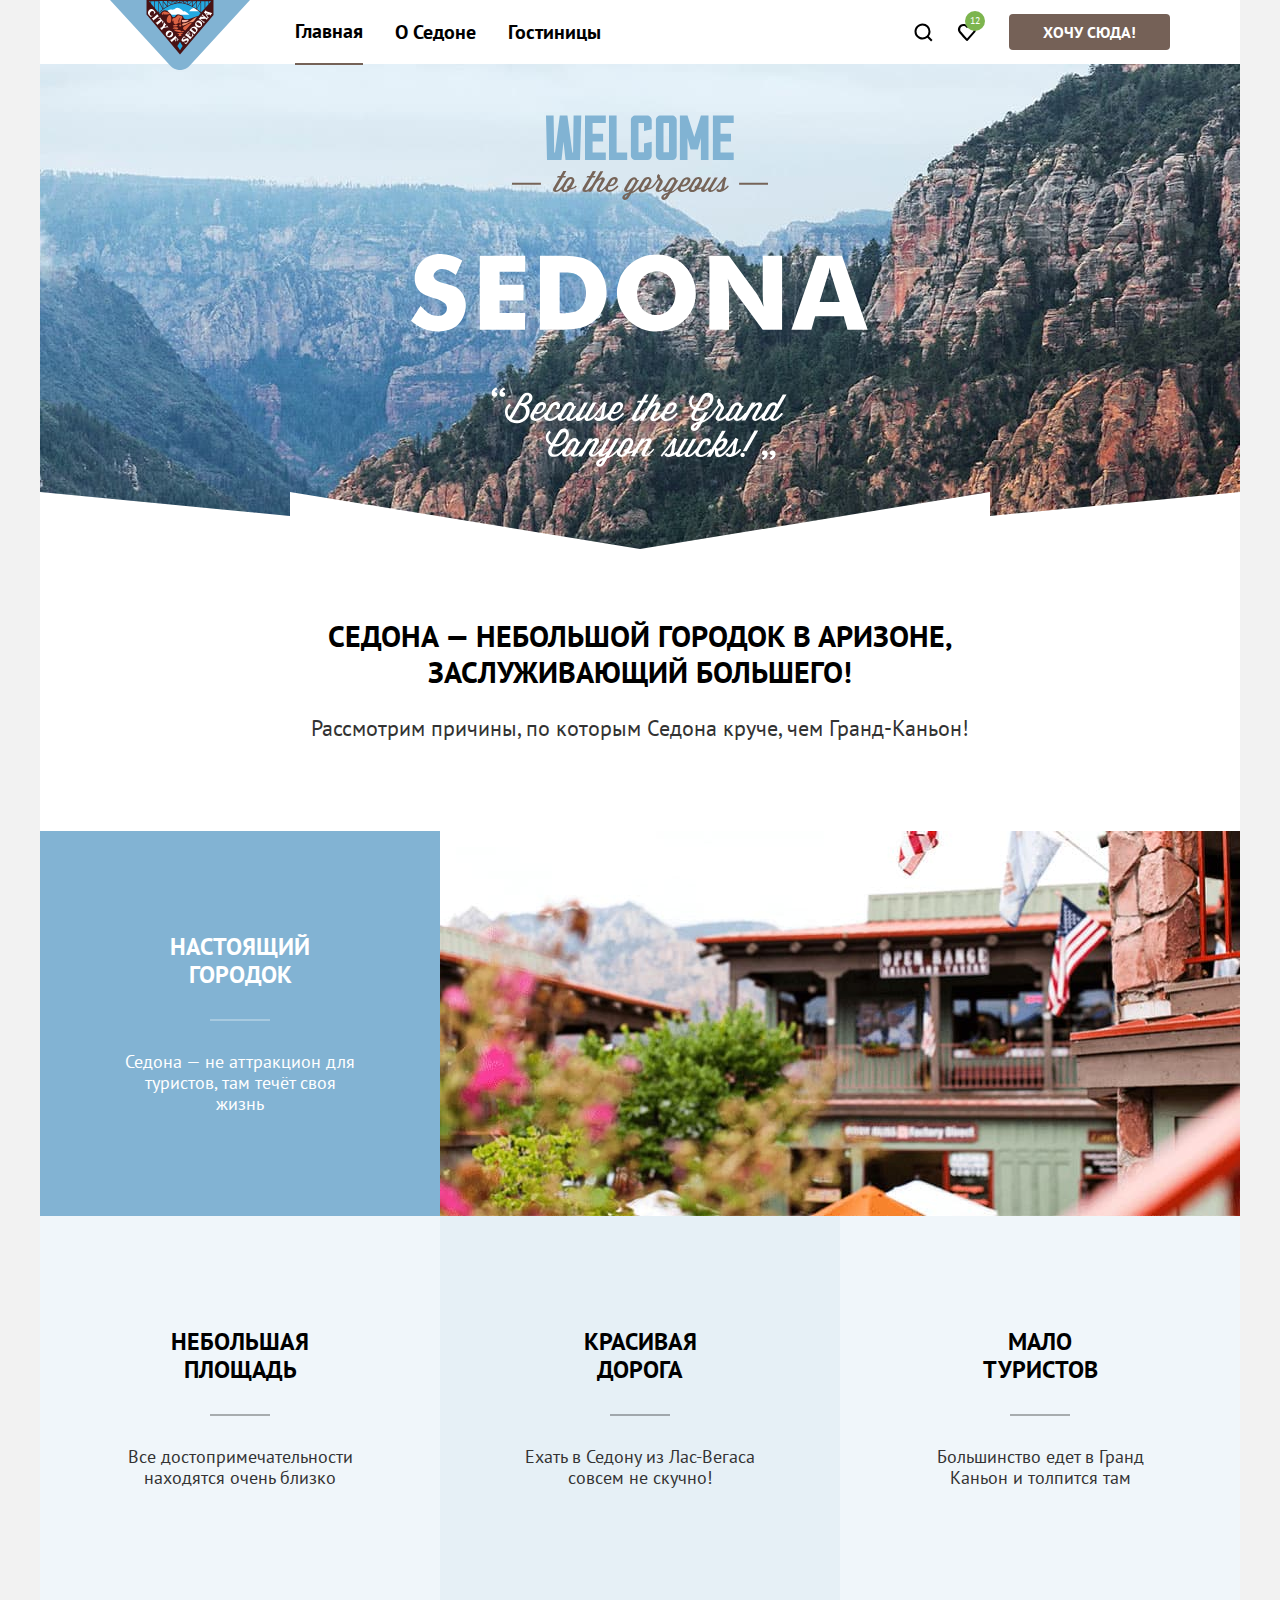
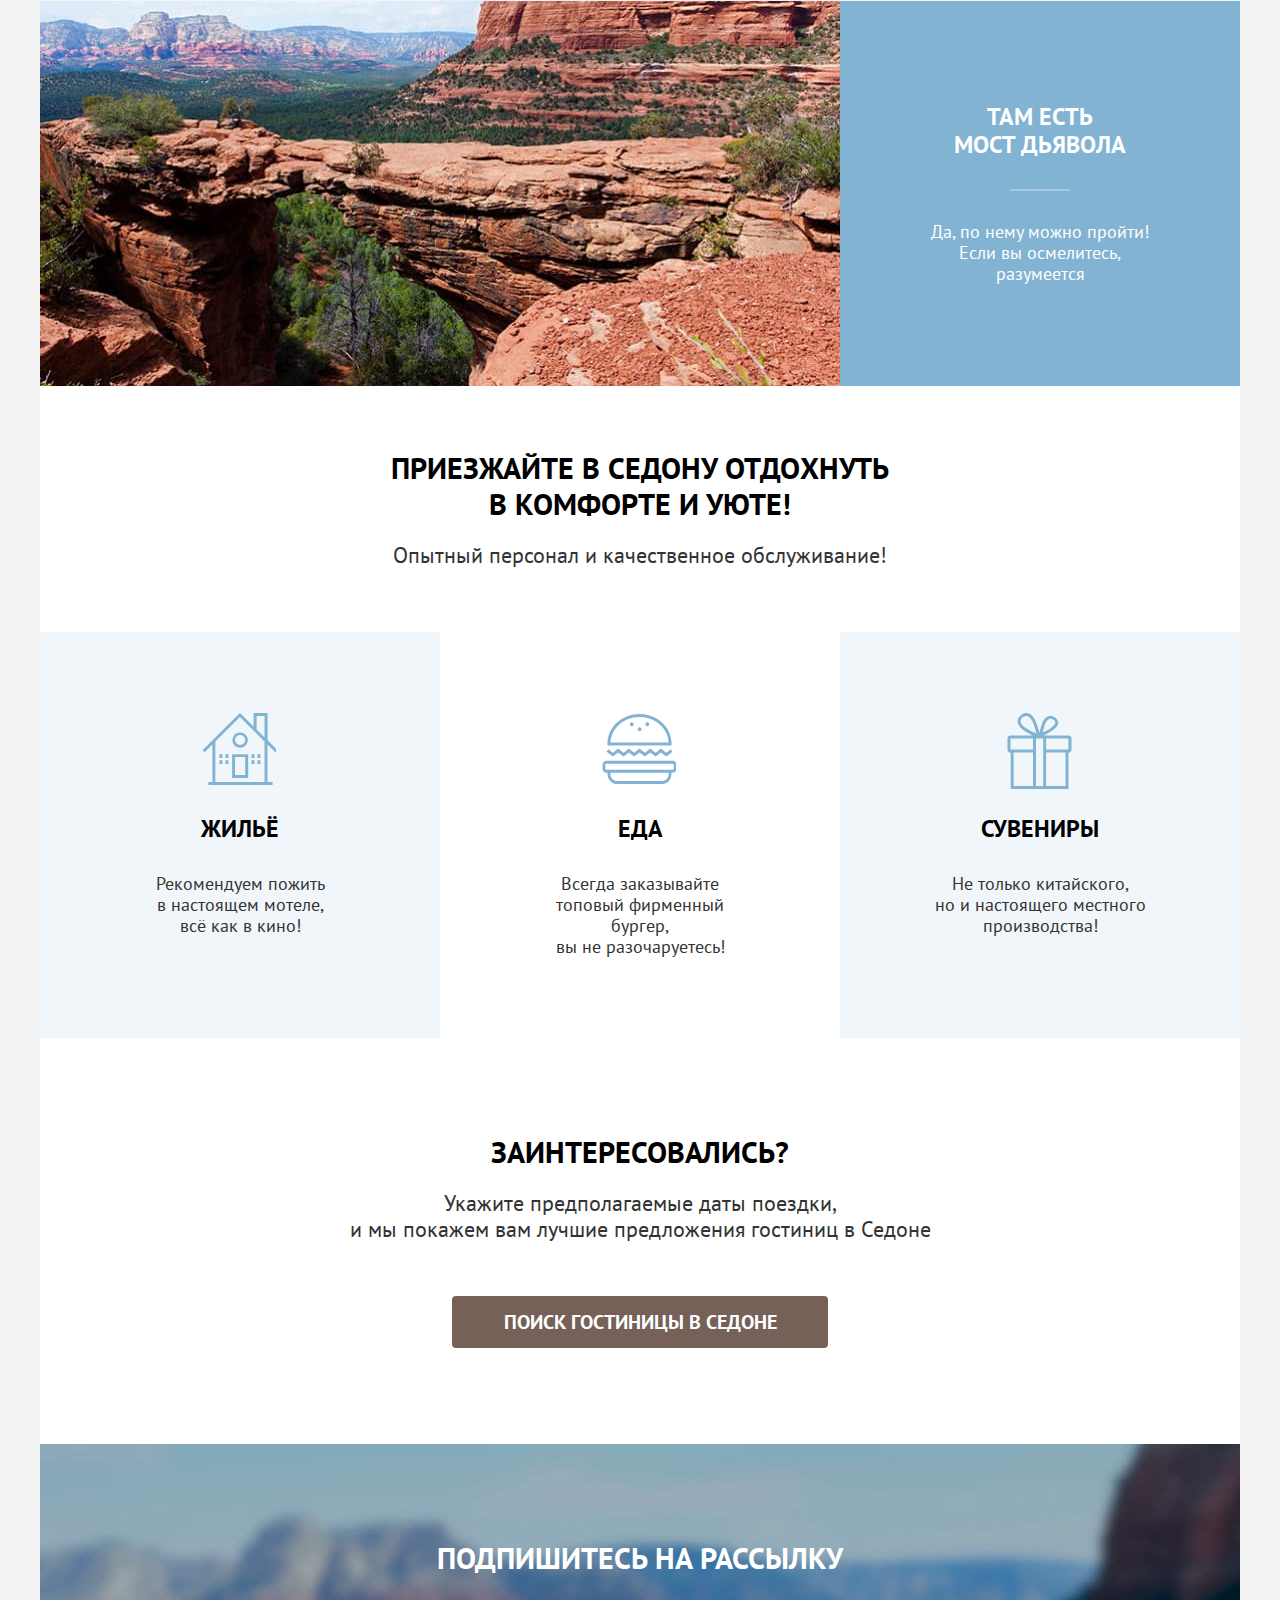
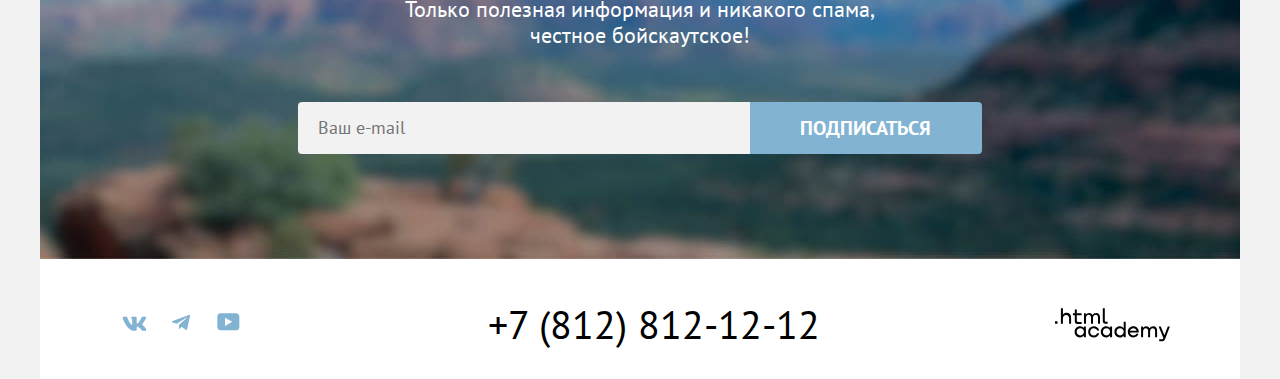
<file: index.html>
<!DOCTYPE html>
<html lang="ru">

  <head>
    <meta charset="utf-8">
    <title>Город Седона</title>
    <link rel="stylesheet" href="styles/styles.css">
    <link rel="icon" href="favicon.ico">
    <link rel="icon" type="image/png" sizes="32x32" href="images/favicon.png">
  </head>

  <body>
    <div class="container">
      <header class="page-header" data-test="header">
        <nav class="navigation">
          <a class="navigation-logo navigation-logo-current link-status">
            <img class="page-header-logo" src="images/logos/logo.svg" width="140" height="70"
              alt="Логотип сайта Седона">
          </a>
          <ul class="navigation-list">
            <li class="navigation-item">
              <a class="navigation-link link navigation-link-current link-status">Главная</a>
            </li>
            <li class="navigation-item">
              <a class="navigation-link link link-status" href="#">О Седоне</a>
            </li>
            <li class="navigation-item">
              <a class="navigation-link link link-status" href="catalog.html">Гостиницы</a>
            </li>
          </ul>
          <ul class="navigation-user">
            <li class="navigation-user-item">
              <a class="navigation-link link-search link-status" href="#">
                <span class="visually-hidden">Поиск</span>
              </a>
            </li>
            <li class="navigation-user-item">
              <a class="navigation-link link-likes link-status" href="#">
                <span class="visually-hidden">Понравившиеся гостиницы</span>
                <span class="likes-number">12</span></a>
            </li>
            <li class="navigation-user-item">
              <a class="navigation-link button button-here button-brown" href="modal.html">Хочу сюда!</a>
            </li>
          </ul>
        </nav>
      </header>

      <main class="main-container main-index" data-test="main">
        <section class="hero" data-test="hero">
          <h1 class="visually-hidden">Седона - город в Аризоне</h1>
          <img class="hero-logo" src="images/welcome.svg" width="458" height="352"
            alt="Добро пожаловать в великолепную Седону. Потому что Гранд-Каньон отстой!">
        </section>
        <section class="advantages" data-test="advantages">
          <h2 class="visually-hidden">Преимущества</h2>
          <div class="container-header">
            <p class="advantages-header">Седона — небольшой городок в Аризоне,<br>заслуживающий большего!</p>
            <p class="advantages-header-description">Рассмотрим причины, по которым Седона круче, чем Гранд-Каньон!</p>
          </div>
          <ul class="advantages-list">
            <li class="advantages-item advantages-dark">
              <div class="container-advantages-dark">
                <h3 class="advantages-title-dark">Настоящий городок</h3>
                <p class="advantages-description-dark">Седона — не аттракцион для туристов, там течёт своя жизнь</p>
              </div>
              <img src="images/advantages/advantages-1.jpg" width="800" height="385"
                alt="Вид из балкона на дом на фоне горы">
            </li>
            <li class="advantages-item advantages-light">
              <div class="container-advantages">
                <h3 class="advantages-title-light">Небольшая площадь</h3>
                <p class="advantages-description-light">Все достопримечательности находятся очень близко</p>
              </div>
            </li>
            <li class="advantages-item advantages-midle">
              <div class="container-advantages">
                <h3 class="advantages-title-midle">Красивая<br>дорога</h3>
                <p class="advantages-description-midle">Ехать в Седону из Лас-Вегаса совсем не скучно!</p>
              </div>
            </li>
            <li class="advantages-item advantages-light">
              <div class="container-advantages">
                <h3 class="advantages-title-light">Мало<br>туристов</h3>
                <p class="advantages-description-light">Большинство едет в Гранд Каньон и толпится там</p>
              </div>
            </li>
            <li class="advantages-item advantages-dark reverses">
              <div class="container-advantages-dark">
                <h3 class="advantages-title-dark">Там есть<br>мост дьявола</h3>
                <p class="advantages-description-dark">Да, по нему можно пройти! Если вы осмелитесь, разумеется</p>
              </div>
              <img src="images/advantages/advantages-2.jpg" width="800" height="385" alt="Мост Дьявола">
            </li>
          </ul>
        </section>
        <section class="services">
          <div class="container-services">
            <h2 class="services-title">Приезжайте в Седону отдохнуть<br>в комфорте и уюте!</h2>
            <p class="services-description-title">Опытный персонал и качественное обслуживание!</p>
          </div>
          <ul class="services-list">
            <li class="services-item services-item-housing">
              <div class="services-container">
                <h3 class="services-name">Жильё</h3>
                <p class="services-description">Рекомендуем пожить<br>в настоящем мотеле,<br>всё как в кино!</p>
              </div>
            </li>
            <li class="services-item services-item-food">
              <div class="services-container">
                <h3 class="services-name">Еда</h3>
                <p class="services-description">Всегда заказывайте<br>топовый фирменный бургер,<br>вы не разочаруетесь!
                </p>
              </div>
            </li>
            <li class="services-item services-item-souvenirs">
              <div class="services-container">
                <h3 class="services-name">Сувениры</h3>
                <p class="services-description">Не только китайского,<br>но и настоящего местного<br>производства!</p>
              </div>
            </li>
          </ul>
        </section>
        <section class="hotel-search" data-test="search">
          <div class="container-search">
            <h2 class="hotel-search-title">Заинтересовались?</h2>
            <p class="hotel-search-description">Укажите предполагаемые даты поездки,<br>и мы покажем вам лучшие
              предложения
              гостиниц в Седоне</p>
            <a class="hotel-search button button-link button-brown" href="catalog.html">Поиск гостиницы в седоне</a>
          </div>
        </section>
        <section class="subscription" data-test="subscribe">
          <div class="subscription-container">
            <h2 class="subscription-title">Подпишитесь на рассылку</h2>
            <p class="subscription-description">Только полезная информация и никакого спама,<br>честное бойскаутское!
            </p>
          </div>
          <form class="subscription-form" action="https://echo.htmlacademy.ru/" method="post">
            <label class="visually-hidden" for="user-email">Ваш e-mail</label>
            <input class="button field" type="email" name="e-mail" id="user-email" placeholder="Ваш e-mail" required>
            <button class="button button-subscription button-blue" type="submit">Подписаться</button>
          </form>
        </section>
      </main>

      <footer class="page-footer" data-test="footer">
        <section class="footer-social">
          <h2 class="visually-hidden">Социальные сети</h2>
          <ul class="footer-social-list">
            <li class="footer-social-item">
              <a class="footer-social-link social-vk" href="https://vk.com/htmlacademy" target="_blank"
                rel="noreferrer noopener">
                <span class="visually-hidden">Вконтакте</span>
                <svg width="24" height="15" xmlns="http://www.w3.org/2000/svg">
                  <path fill-rule="evenodd" clip-rule="evenodd"
                    d="M24.12 1.8c.16-.54 0-.94-.8-.94H20.7c-.67 0-.98.34-1.15.73 0 0-1.33 3.2-3.22 5.27-.61.6-.9.8-1.23.8-.16 0-.41-.2-.41-.75v-5.1c0-.66-.19-.95-.74-.95H9.82c-.42 0-.67.3-.67.59 0 .62.95.76 1.04 2.51v3.8c0 .83-.15.98-.48.98-.9 0-3.06-3.2-4.34-6.88-.25-.72-.5-1-1.18-1H1.57c-.75 0-.9.34-.9.73 0 .68.89 4.07 4.14 8.55 2.17 3.06 5.23 4.72 8 4.72 1.68 0 1.88-.37 1.88-1v-2.32c0-.74.16-.88.7-.88.38 0 1.05.19 2.6 1.66 1.79 1.75 2.08 2.54 3.08 2.54h2.63c.75 0 1.12-.37.9-1.1-.23-.72-1.08-1.77-2.2-3.02-.62-.71-1.54-1.48-1.82-1.86-.39-.5-.28-.71 0-1.15 0 0 3.2-4.42 3.54-5.93Z" />
                </svg>
              </a>
            </li>
            <li class="footer-social-item">
              <a class="footer-social-link social-telegram" href="https://t.me/htmlacademy " target="_blank"
                rel="noreferrer noopener">
                <span class="visually-hidden">Телеграмм</span>
                <svg width="18" height="17" viewBox="0 0 18 17" xmlns="http://www.w3.org/2000/svg">
                  <path
                    d="M16.785 0.955705L0.840489 7.1042C-0.247661 7.54126 -0.241365 8.14828 0.640845 8.41897L4.73445 9.69597L14.2058 3.72014C14.6537 3.44766 15.0629 3.59424 14.7265 3.89281L7.05283 10.8183H7.05103L7.05283 10.8192L6.77045 15.0387C7.18413 15.0387 7.36669 14.8489 7.59871 14.625L9.58705 12.6915L13.7229 15.7464C14.4855 16.1664 15.0332 15.9506 15.2229 15.0405L17.9379 2.2453C18.2158 1.13107 17.5126 0.626562 16.785 0.955705Z" />
                </svg>
              </a>
            </li>
            <li class="footer-social-item">
              <a class="footer-social-link social-youtube" href="https://www.youtube.com/user/htmlacademyru"
                target="_blank" rel="noreferrer noopener">
                <span class="visually-hidden">Ютуб</span>
                <svg width="23" height="18" viewBox="0 0 23 18" xmlns="http://www.w3.org/2000/svg">
                  <path
                    d="M18.9402 0.356445H3.50738C1.64668 0.356445 0.333252 1.9502 0.333252 3.75645V13.8502C0.333252 15.7627 1.64668 17.3564 3.50738 17.3564H19.1591C20.8009 17.3564 22.3333 15.7627 22.3333 13.9564V3.75645C22.1143 1.9502 20.8009 0.356445 18.9402 0.356445ZM7.99494 12.8939V4.81894L15.3283 8.85645L7.99494 12.8939Z" />
                </svg>
              </a>
            </li>
          </ul>
        </section>
        <section class="footer-contacts">
          <h2 class="visually-hidden">Контактный номер телефона</h2>
          <a class="phone" href="tel:+78128121212">+7 (812) 812-12-12</a>
        </section>
        <section class="footer-autors-logo">
          <h2 class="visually-hidden">Сайт автора</h2>
          <a class="autors-logo" href="https://htmlacademy.ru/" target="_blank" rel="noreferrer noopener">
            <svg width="115" height="34" xmlns="http://www.w3.org/2000/svg">
              <path
                d="M0 13.26v2.6h2.5v-2.6H0ZM11.6 4.86c-1.6 0-2.8.7-3.6 1.7h-.1V.36h-2v15.5h2v-5.3c0-2.1 1.3-3.6 3.3-3.6 1.8 0 2.9 1.4 2.9 3.2v5.7h2v-6.1c.1-3-1.8-4.9-4.5-4.9ZM26.6 5.16h-4.8v-3.7h-2v3.8h-1.9v2h1.9v6c0 1.7 1 2.7 2.7 2.7h4.1v-2h-3.7c-.7 0-1.1-.4-1.1-1.1v-5.7h4.8v-2ZM41.1 4.96c-1.6 0-2.9.8-3.5 2.1h-.1c-.6-1.2-1.8-2.1-3.4-2.1-1.4 0-2.5.8-3.1 1.8h-.1v-1.6H29v10.6h2v-5.4c0-2 1-3.5 2.6-3.5 1.5 0 2.4 1 2.4 2.6v6.3h2v-5.6c0-2.4 1.4-3.3 2.6-3.3 1.5 0 2.4 1 2.4 2.6v6.3h2v-6.5c.1-2.5-1.4-4.3-3.9-4.3ZM47.8 13.06c0 1.7 1 2.7 2.8 2.7h2v-2h-1.7c-.7 0-1.1-.4-1.1-1.1V.36h-2v12.7ZM28.9 20.06c-.9-1.1-2.2-1.8-3.9-1.8-3.1 0-5.4 2.3-5.4 5.6s2.3 5.6 5.4 5.6c1.8 0 3-.8 3.8-1.9h.1v1.6h2v-10.6h-2v1.5Zm-3.6 7.4c-2.2 0-3.6-1.6-3.6-3.6s1.4-3.6 3.6-3.6 3.6 1.6 3.6 3.6c0 1.9-1.4 3.6-3.6 3.6ZM44.2 22.36c-.5-2.4-2.6-4.1-5.4-4.1a5.4 5.4 0 0 0-5.6 5.6c0 3.1 2.2 5.6 5.6 5.6 2.8 0 4.9-1.8 5.4-4.2h-2.1a3.4 3.4 0 0 1-3.3 2.3c-2.2 0-3.6-1.6-3.6-3.6s1.4-3.6 3.6-3.6c1.6 0 2.8 1 3.3 2.2h2.1v-.2ZM55.1 20.06c-.9-1.1-2.2-1.8-3.9-1.8-3.1 0-5.4 2.3-5.4 5.6s2.3 5.6 5.4 5.6c1.8 0 3-.8 3.8-1.9h.1v1.6h2v-10.6h-2v1.5Zm-3.6 7.4c-2.2 0-3.6-1.6-3.6-3.6s1.4-3.6 3.6-3.6 3.6 1.6 3.6 3.6c0 1.9-1.5 3.6-3.6 3.6ZM68.7 20.16c-.9-1.1-2.2-1.9-3.9-1.9-3.1 0-5.4 2.3-5.4 5.6s2.2 5.6 5.4 5.6c1.7 0 3-.8 3.8-1.8h.1v1.5h2v-15.4h-2v6.4Zm-3.6 7.3c-2.2 0-3.6-1.6-3.6-3.6s1.4-3.6 3.6-3.6 3.6 1.6 3.6 3.6c-.1 2-1.5 3.6-3.6 3.6ZM78.3 18.26c-3.3 0-5.5 2.5-5.5 5.6 0 3 2.1 5.6 5.5 5.6 2.5 0 4.5-1.3 5.2-3.6h-2.1c-.5 1-1.6 1.6-3 1.6-1.9 0-3.3-1.3-3.4-2.9h8.8c.2-3.6-2-6.3-5.5-6.3Zm0 1.9c1.7 0 3 1 3.3 2.6h-6.5c.3-1.5 1.5-2.6 3.2-2.6ZM98.2 18.26c-1.6 0-2.9.8-3.6 2h-.1c-.6-1.2-1.8-2-3.4-2-1.4 0-2.5.7-3.1 1.8v-1.5h-1.9v10.6h2v-5.4c0-2 1-3.4 2.6-3.5 1.5 0 2.4 1 2.4 2.6v6.3h2v-5.6c0-2.4 1.4-3.3 2.6-3.3 1.5 0 2.4 1 2.4 2.6v6.3h2v-6.5c.1-2.6-1.4-4.4-3.9-4.4ZM109.4 27.36l-3.6-8.9h-2.2l4.8 11.6c-.3.9-.7 1.2-1.7 1.2h-2.5v2h2.5c1.8 0 2.8-.8 3.5-2.6l4.7-12.2h-2.1l-3.4 8.9Z" />
            </svg>
          </a>
        </section>
      </footer>
    </div>
    <div class="modal-container close-modal-container">
      <div class="modal modal-hotel-search">
        <button class="modal-close-button" type="button">
          <span class="visually-hidden">Закрыть</span>
        </button>
        <section class="modal-content">
          <h2 class="modal-title">Поиск гостиницы в Седоне</h2>
          <form class="form-booking" action="https://echo.htmlacademy.ru/" method="post">
            <p class="modal-fieldset fieldset-date">
              <label class="modal-label" for="arrival-date">Дата Заезда:</label>
              <input class="modal-input input-date" type="text" id="arrival-date" name="arrival-date"
                placeholder="Укажите дату" value="27 апреля 2020" required>
              <span class="text-message text-error">Мы не можем отправить вас в прошлое.</span>
            </p>
            <p class="modal-fieldset fieldset-date">
              <label class="modal-label" for="departure-date">Дата Выезда:</label>
              <input class="modal-input input-date" type="text" id="departure-date" name="departure-date"
                placeholder="Укажите дату" value="1 сентября 2023" required>
              <span class="text-message">На эти даты есть свободные номера. Пока есть.</span>
            </p>
            <div class="modal-family-container">
              <div class="container-adults">
                <label class="modal-label" for="adults">Взрослые:</label>
                <div class="container-guests">
                  <button class="minus-button minus-plus" type="button">
                    <span class="visually-hidden">Уменьшить количество</span>
                  </button>
                  <input class="modal-input input-guests" type="number" id="adults" name="adults" min="0" max="10"
                    placeholder="0" value="2" required>
                  <button class="plus-button minus-plus" type="button">
                    <span class="visually-hidden">Увеличить количество</span>
                  </button>
                </div>
              </div>
              <div class="container-children">
                <label class="modal-label" for="children">Дети:</label>
                <button class="tooltip-button" type="button"></button>
                <span class="tooltip-text">Укажите количество детей, которые будут с вами, возраст которых от 6 до 18
                  лет. Дети до 6 лет размещаются бесплатно.</span>
                <div class="container-guests">
                  <button class="minus-button minus-plus" type="button">
                    <span class="visually-hidden">Уменьшить количество</span>
                  </button>
                  <input class="modal-input input-guests" type="number" id="children" name="children" min="0" max="10"
                    placeholder="0" value="2" required>
                  <button class="plus-button minus-plus" type="button">
                    <span class="visually-hidden">Увеличить количество</span>
                  </button>
                </div>
              </div>
            </div>
            <button class="button modal-button button-blue" type="submit">Найти</button>
          </form>
        </section>
      </div>
    </div>
  </body>

</html>
</file>
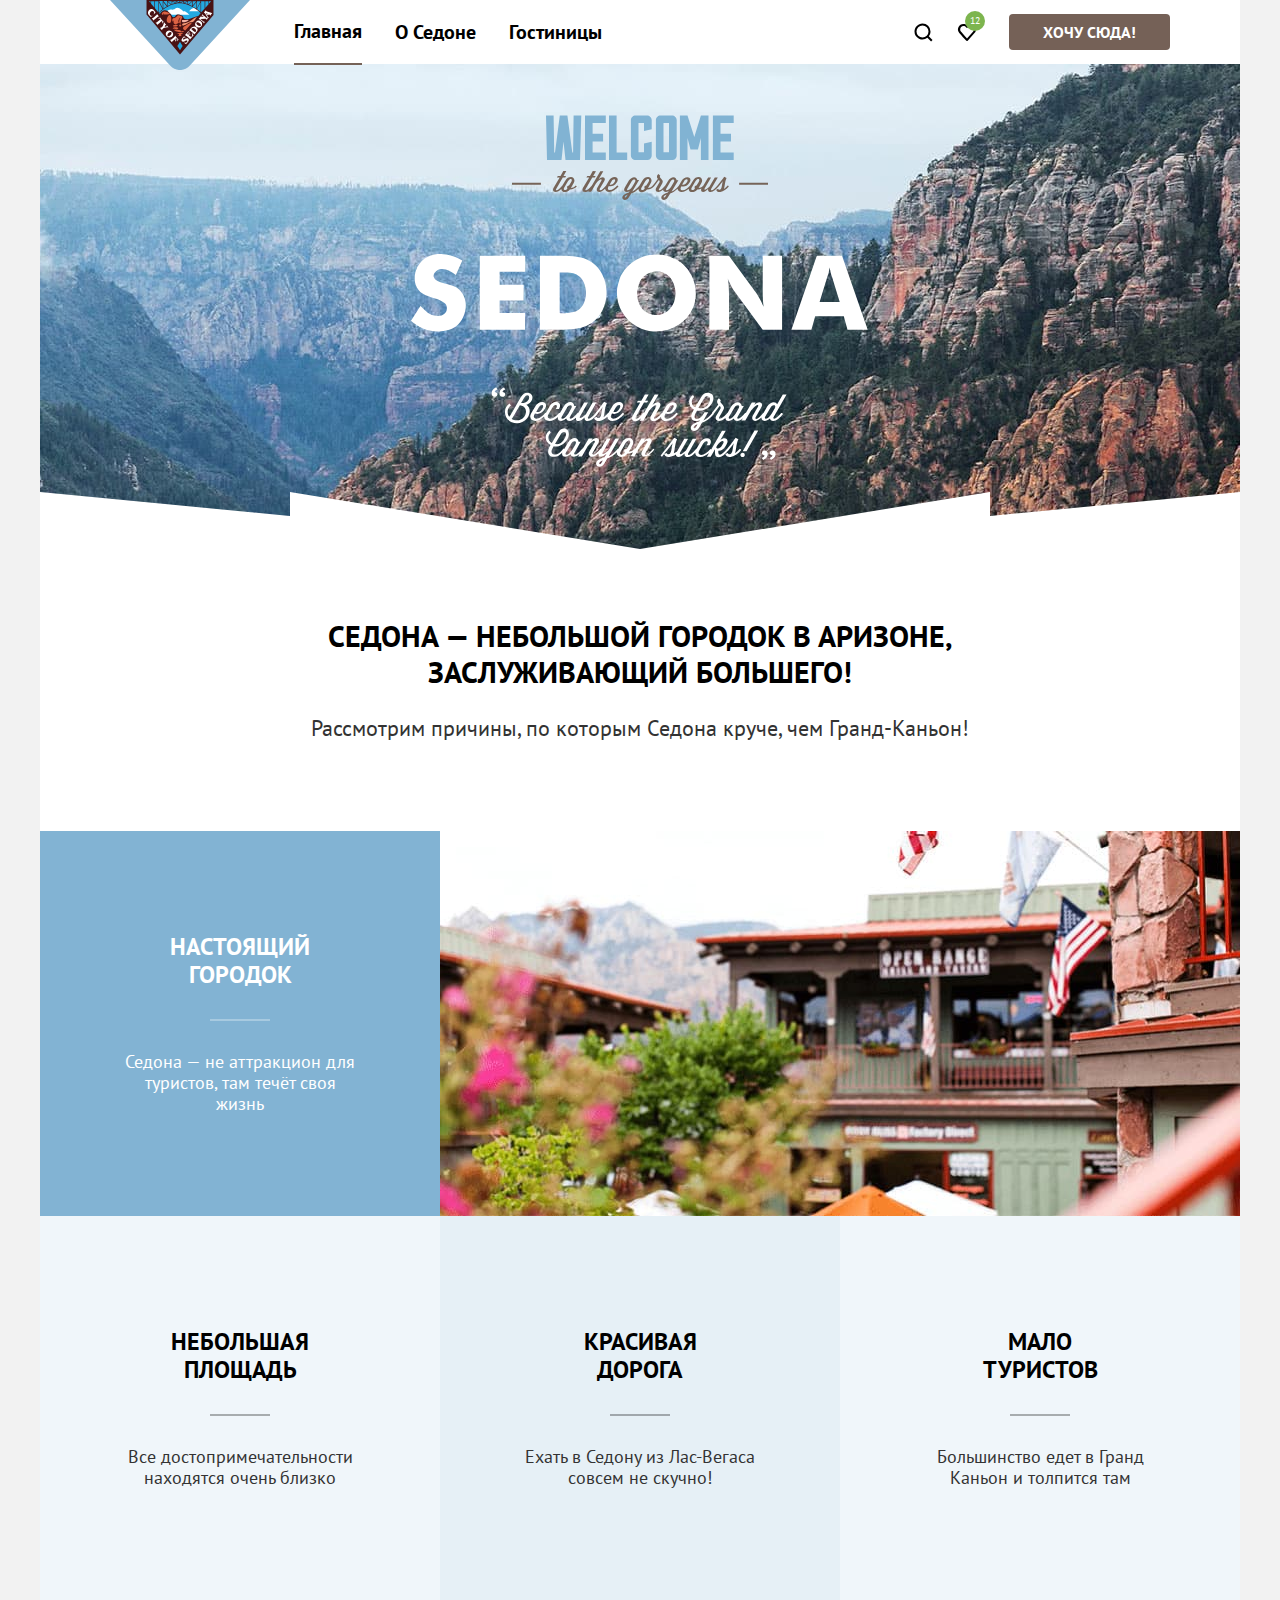
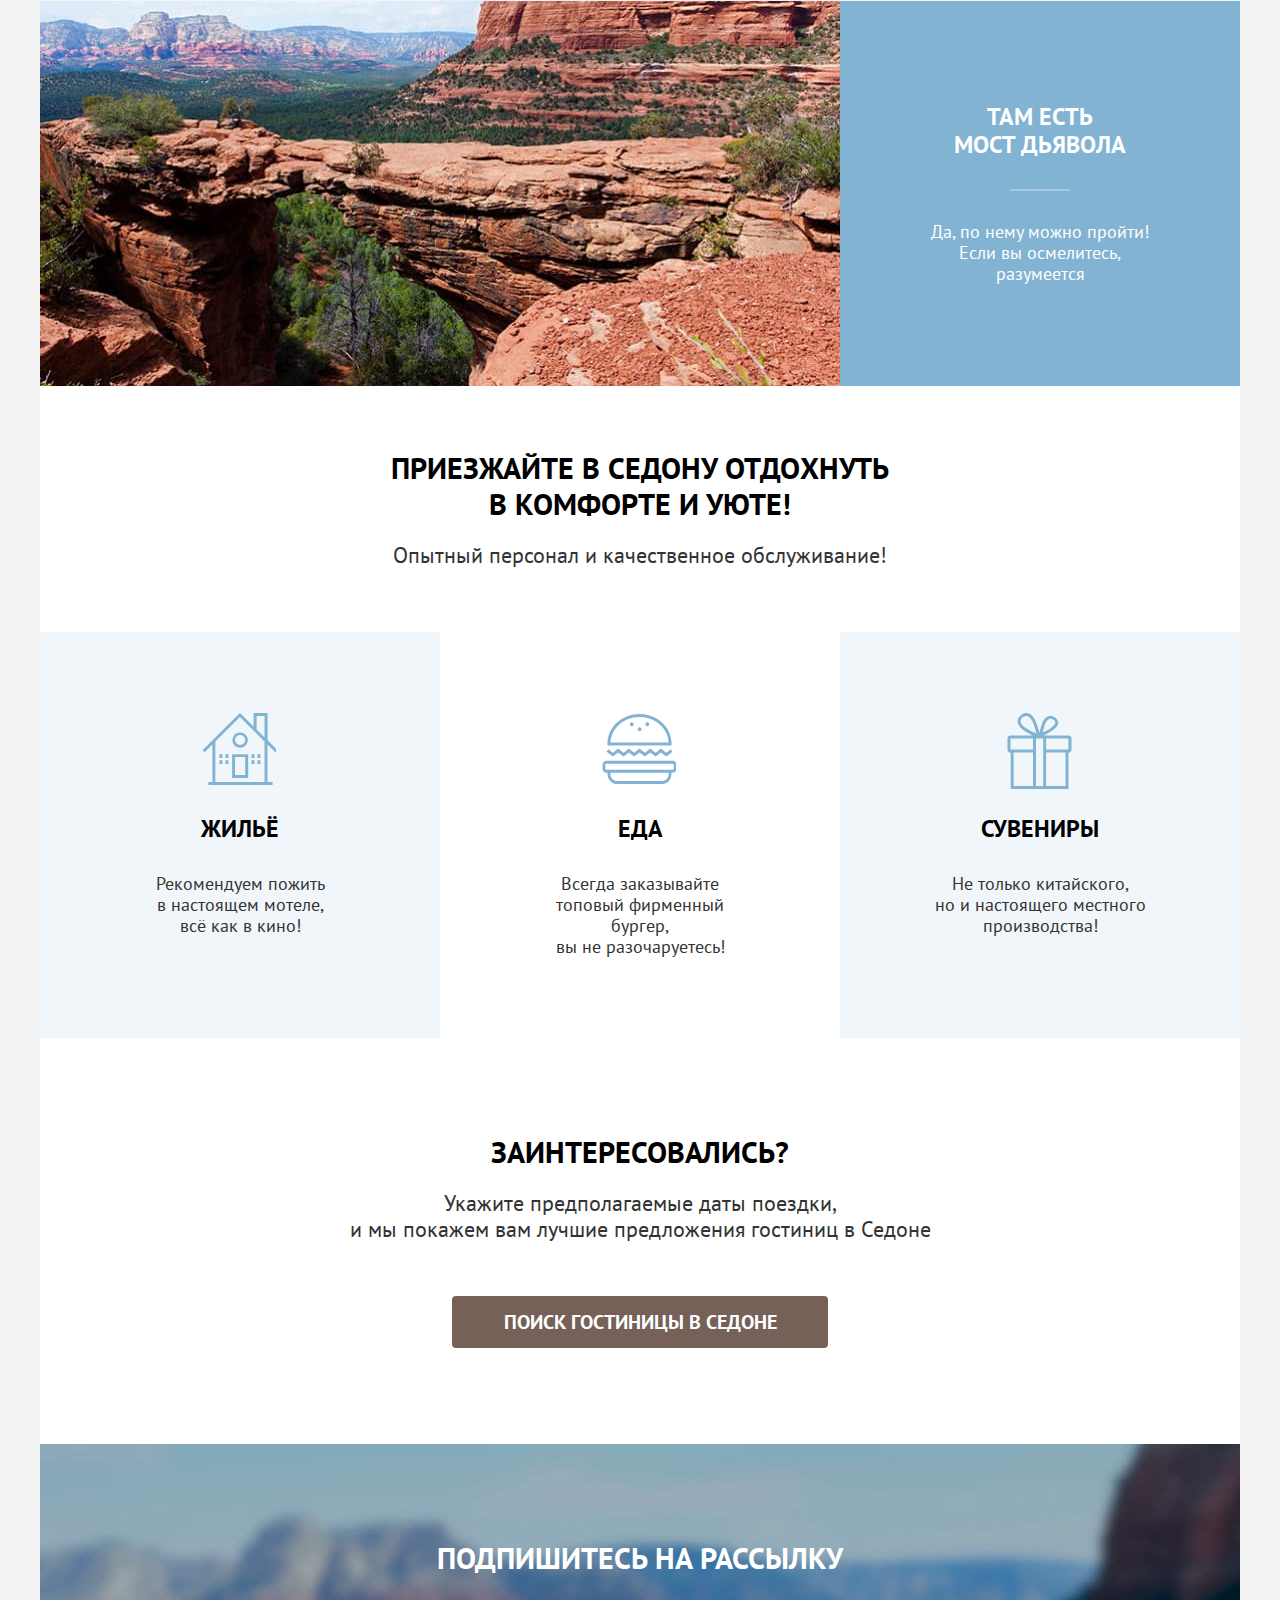
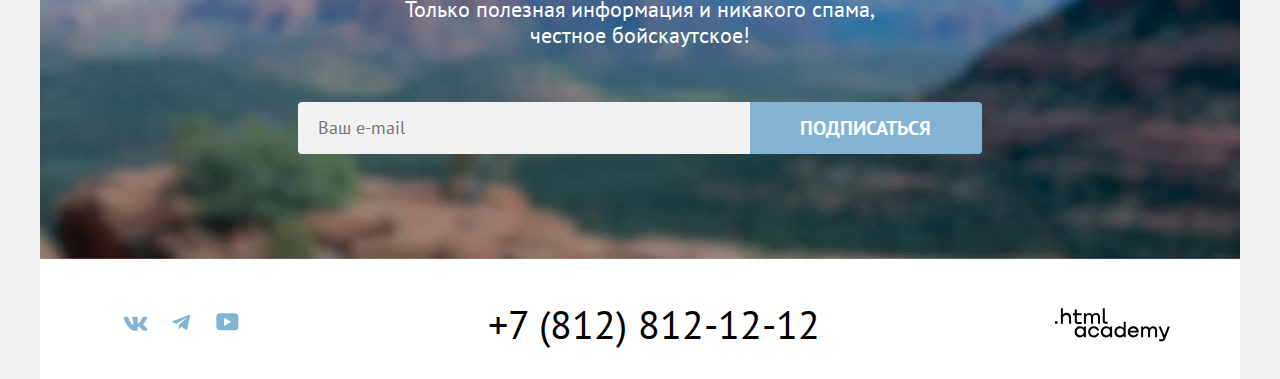
<file: 1/index.html>
<!DOCTYPE html>
<html lang="ru">

  <head>
    <meta charset="utf-8">
    <title>Город Седона</title>
    <link rel="stylesheet" href="styles/styles.css">
    <link rel="icon" href="favicon.ico">
    <link rel="icon" type="image/png" sizes="32x32" href="images/favicon.png">
    <base href="https://htmlacademy-htmlcss.github.io/2496561-sedona-39/1/">
</head>

  <body>
    <div class="container">
      <header class="page-header" data-test="header">
        <nav class="navigation">
          <a class="navigation-logo navigation-logo-current link-status">
            <img class="page-header-logo" src="images/logos/logo.svg" width="140" height="70"
              alt="Логотип сайта Седона">
          </a>
          <ul class="navigation-list">
            <li class="navigation-item">
              <a class="navigation-link navigation-link-current link-status">Главная</a>
            </li>
            <li class="navigation-item">
              <a class="navigation-link link-status" href="#">О Седоне</a>
            </li>
            <li class="navigation-item">
              <a class="navigation-link link-status" href="catalog.html">Гостиницы</a>
            </li>
          </ul>
          <ul class="navigation-user">
            <li class="navigation-user-item">
              <a class="navigation-link link-search link-status" href="#">
                <span class="visually-hidden">Поиск</span>
              </a>
            </li>
            <li class="navigation-user-item">
              <a class="navigation-link link-likes link-status" href="#">
                <span class="visually-hidden">Понравившиеся гостиницы</span>
                <span class="likes-number">12</span></a>
            </li>
            <li class="navigation-user-item">
              <a class="navigation-link button button-here button-brown" href="modal.html">Хочу сюда!</a>
            </li>
          </ul>
        </nav>
      </header>

      <main class="main-container main-index" data-test="main">
        <section class="hero" data-test="hero">
          <h1 class="visually-hidden">Седона - город в Аризоне</h1>
          <img class="hero-logo" src="images/welcome.svg" width="458" height="352"
            alt="Добро пожаловать в великолепную Седону. Потому что Гранд-Каньон отстой!">
        </section>
        <section class="advantages" data-test="advantages">
          <h2 class="visually-hidden">Преимущества</h2>
          <div class="container-header">
            <p class="advantages-header">Седона — небольшой городок в Аризоне,<br>заслуживающий большего!</p>
            <p class="advantages-header-description">Рассмотрим причины, по которым Седона круче, чем Гранд-Каньон!</p>
          </div>
          <ul class="advantages-list">
            <li class="advantages-item advantages-dark">
              <div class="container-advantages-dark">
                <h3 class="advantages-title-dark">Настоящий городок</h3>
                <p class="advantages-description-dark">Седона — не аттракцион для туристов, там течёт своя жизнь</p>
              </div>
              <img src="images/advantages/advantages-1.jpg" width="800" height="385"
                alt="Вид из балкона на дом на фоне горы">
            </li>
            <li class="advantages-item advantages-light">
              <div class="container-advantages">
                <h3 class="advantages-title-light">Небольшая площадь</h3>
                <p class="advantages-description-light">Все достопримечательности находятся очень близко</p>
              </div>
            </li>
            <li class="advantages-item advantages-midle">
              <div class="container-advantages">
                <h3 class="advantages-title-midle">Красивая<br>дорога</h3>
                <p class="advantages-description-midle">Ехать в Седону из Лас-Вегаса совсем не скучно!</p>
              </div>
            </li>
            <li class="advantages-item advantages-light">
              <div class="container-advantages">
                <h3 class="advantages-title-light">Мало<br>туристов</h3>
                <p class="advantages-description-light">Большинство едет в Гранд Каньон и толпится там</p>
              </div>
            </li>
            <li class="advantages-item advantages-dark reverses">
              <div class="container-advantages-dark">
                <h3 class="advantages-title-dark">Там есть<br>мост дьявола</h3>
                <p class="advantages-description-dark">Да, по нему можно пройти! Если вы осмелитесь, разумеется</p>
              </div>
              <img src="images/advantages/advantages-2.jpg" width="800" height="385" alt="Мост Дьявола">
            </li>
          </ul>
        </section>
        <section class="services">
          <div class="container-services">
            <h2 class="services-title">Приезжайте в Седону отдохнуть<br>в комфорте и уюте!</h2>
            <p class="services-description-title">Опытный персонал и качественное обслуживание!</p>
          </div>
          <ul class="services-list">
            <li class="services-item services-item-housing">
              <div class="services-container">
                <h3 class="services-name">Жильё</h3>
                <p class="services-description">Рекомендуем пожить<br>в настоящем мотеле,<br>всё как в кино!</p>
              </div>
            </li>
            <li class="services-item services-item-food">
              <div class="services-container">
                <h3 class="services-name">Еда</h3>
                <p class="services-description">Всегда заказывайте<br>топовый фирменный бургер,<br>вы не разочаруетесь!
                </p>
              </div>
            </li>
            <li class="services-item services-item-souvenirs">
              <div class="services-container">
                <h3 class="services-name">Сувениры</h3>
                <p class="services-description">Не только китайского,<br>но и настоящего местного<br>производства!</p>
              </div>
            </li>
          </ul>
        </section>
        <section class="hotel-search" data-test="search">
          <div class="container-search">
            <h2 class="hotel-search-title">Заинтересовались?</h2>
            <p class="hotel-search-description">Укажите предполагаемые даты поездки,<br>и мы покажем вам лучшие
              предложения
              гостиниц в Седоне</p>
            <a class="hotel-search button button-link button-brown" href="catalog.html">Поиск гостиницы в седоне</a>
          </div>
        </section>
        <section class="subscription" data-test="subscribe">
          <div class="subscription-container">
            <h2 class="subscription-title">Подпишитесь на рассылку</h2>
            <p class="subscription-description">Только полезная информация и никакого спама,<br>честное бойскаутское!
            </p>
          </div>
          <form class="subscription-form" action="https://echo.htmlacademy.ru/" method="post">
            <label class="visually-hidden" for="user-email">Ваш e-mail</label>
            <input class="button field" type="email" name="e-mail" id="user-email" placeholder="Ваш e-mail" required>
            <button class="button button-subscription button-blue" type="submit">Подписаться</button>
          </form>
        </section>
      </main>

      <footer class="page-footer" data-test="footer">
        <section class="footer-social">
          <h2 class="visually-hidden">Социальные сети</h2>
          <ul class="footer-social-list">
            <li class="footer-social-item">
              <a class="footer-social-link social-vk" href="https://vk.com/htmlacademy" target="_blank"
                rel="noreferrer noopener">
                <span class="visually-hidden">Вконтакте</span>
                <svg width="24" height="15" xmlns="http://www.w3.org/2000/svg">
                  <path fill-rule="evenodd" clip-rule="evenodd"
                    d="M24.12 1.8c.16-.54 0-.94-.8-.94H20.7c-.67 0-.98.34-1.15.73 0 0-1.33 3.2-3.22 5.27-.61.6-.9.8-1.23.8-.16 0-.41-.2-.41-.75v-5.1c0-.66-.19-.95-.74-.95H9.82c-.42 0-.67.3-.67.59 0 .62.95.76 1.04 2.51v3.8c0 .83-.15.98-.48.98-.9 0-3.06-3.2-4.34-6.88-.25-.72-.5-1-1.18-1H1.57c-.75 0-.9.34-.9.73 0 .68.89 4.07 4.14 8.55 2.17 3.06 5.23 4.72 8 4.72 1.68 0 1.88-.37 1.88-1v-2.32c0-.74.16-.88.7-.88.38 0 1.05.19 2.6 1.66 1.79 1.75 2.08 2.54 3.08 2.54h2.63c.75 0 1.12-.37.9-1.1-.23-.72-1.08-1.77-2.2-3.02-.62-.71-1.54-1.48-1.82-1.86-.39-.5-.28-.71 0-1.15 0 0 3.2-4.42 3.54-5.93Z" />
                </svg>
              </a>
            </li>
            <li class="footer-social-item">
              <a class="footer-social-link social-telegram" href="https://t.me/htmlacademy " target="_blank"
                rel="noreferrer noopener">
                <span class="visually-hidden">Телеграмм</span>
                <svg width="18" height="17" viewBox="0 0 18 17" xmlns="http://www.w3.org/2000/svg">
                  <path
                    d="M16.785 0.955705L0.840489 7.1042C-0.247661 7.54126 -0.241365 8.14828 0.640845 8.41897L4.73445 9.69597L14.2058 3.72014C14.6537 3.44766 15.0629 3.59424 14.7265 3.89281L7.05283 10.8183H7.05103L7.05283 10.8192L6.77045 15.0387C7.18413 15.0387 7.36669 14.8489 7.59871 14.625L9.58705 12.6915L13.7229 15.7464C14.4855 16.1664 15.0332 15.9506 15.2229 15.0405L17.9379 2.2453C18.2158 1.13107 17.5126 0.626562 16.785 0.955705Z" />
                </svg>
              </a>
            </li>
            <li class="footer-social-item">
              <a class="footer-social-link social-youtube" href="https://www.youtube.com/user/htmlacademyru"
                target="_blank" rel="noreferrer noopener">
                <span class="visually-hidden">Ютуб</span>
                <svg width="23" height="18" viewBox="0 0 23 18" xmlns="http://www.w3.org/2000/svg">
                  <path
                    d="M18.9402 0.356445H3.50738C1.64668 0.356445 0.333252 1.9502 0.333252 3.75645V13.8502C0.333252 15.7627 1.64668 17.3564 3.50738 17.3564H19.1591C20.8009 17.3564 22.3333 15.7627 22.3333 13.9564V3.75645C22.1143 1.9502 20.8009 0.356445 18.9402 0.356445ZM7.99494 12.8939V4.81894L15.3283 8.85645L7.99494 12.8939Z" />
                </svg>
              </a>
            </li>
          </ul>
        </section>
        <section class="footer-contacts">
          <h2 class="visually-hidden">Контактный номер телефона</h2>
          <a class="phone" href="tel:+78128121212">+7 (812) 812-12-12</a>
        </section>
        <section class="footer-autors-logo">
          <h2 class="visually-hidden">Сайт автора</h2>
          <a class="autors-logo" href="https://htmlacademy.ru/" target="_blank" rel="noreferrer noopener">
            <svg width="115" height="34" xmlns="http://www.w3.org/2000/svg">
              <path
                d="M0 13.26v2.6h2.5v-2.6H0ZM11.6 4.86c-1.6 0-2.8.7-3.6 1.7h-.1V.36h-2v15.5h2v-5.3c0-2.1 1.3-3.6 3.3-3.6 1.8 0 2.9 1.4 2.9 3.2v5.7h2v-6.1c.1-3-1.8-4.9-4.5-4.9ZM26.6 5.16h-4.8v-3.7h-2v3.8h-1.9v2h1.9v6c0 1.7 1 2.7 2.7 2.7h4.1v-2h-3.7c-.7 0-1.1-.4-1.1-1.1v-5.7h4.8v-2ZM41.1 4.96c-1.6 0-2.9.8-3.5 2.1h-.1c-.6-1.2-1.8-2.1-3.4-2.1-1.4 0-2.5.8-3.1 1.8h-.1v-1.6H29v10.6h2v-5.4c0-2 1-3.5 2.6-3.5 1.5 0 2.4 1 2.4 2.6v6.3h2v-5.6c0-2.4 1.4-3.3 2.6-3.3 1.5 0 2.4 1 2.4 2.6v6.3h2v-6.5c.1-2.5-1.4-4.3-3.9-4.3ZM47.8 13.06c0 1.7 1 2.7 2.8 2.7h2v-2h-1.7c-.7 0-1.1-.4-1.1-1.1V.36h-2v12.7ZM28.9 20.06c-.9-1.1-2.2-1.8-3.9-1.8-3.1 0-5.4 2.3-5.4 5.6s2.3 5.6 5.4 5.6c1.8 0 3-.8 3.8-1.9h.1v1.6h2v-10.6h-2v1.5Zm-3.6 7.4c-2.2 0-3.6-1.6-3.6-3.6s1.4-3.6 3.6-3.6 3.6 1.6 3.6 3.6c0 1.9-1.4 3.6-3.6 3.6ZM44.2 22.36c-.5-2.4-2.6-4.1-5.4-4.1a5.4 5.4 0 0 0-5.6 5.6c0 3.1 2.2 5.6 5.6 5.6 2.8 0 4.9-1.8 5.4-4.2h-2.1a3.4 3.4 0 0 1-3.3 2.3c-2.2 0-3.6-1.6-3.6-3.6s1.4-3.6 3.6-3.6c1.6 0 2.8 1 3.3 2.2h2.1v-.2ZM55.1 20.06c-.9-1.1-2.2-1.8-3.9-1.8-3.1 0-5.4 2.3-5.4 5.6s2.3 5.6 5.4 5.6c1.8 0 3-.8 3.8-1.9h.1v1.6h2v-10.6h-2v1.5Zm-3.6 7.4c-2.2 0-3.6-1.6-3.6-3.6s1.4-3.6 3.6-3.6 3.6 1.6 3.6 3.6c0 1.9-1.5 3.6-3.6 3.6ZM68.7 20.16c-.9-1.1-2.2-1.9-3.9-1.9-3.1 0-5.4 2.3-5.4 5.6s2.2 5.6 5.4 5.6c1.7 0 3-.8 3.8-1.8h.1v1.5h2v-15.4h-2v6.4Zm-3.6 7.3c-2.2 0-3.6-1.6-3.6-3.6s1.4-3.6 3.6-3.6 3.6 1.6 3.6 3.6c-.1 2-1.5 3.6-3.6 3.6ZM78.3 18.26c-3.3 0-5.5 2.5-5.5 5.6 0 3 2.1 5.6 5.5 5.6 2.5 0 4.5-1.3 5.2-3.6h-2.1c-.5 1-1.6 1.6-3 1.6-1.9 0-3.3-1.3-3.4-2.9h8.8c.2-3.6-2-6.3-5.5-6.3Zm0 1.9c1.7 0 3 1 3.3 2.6h-6.5c.3-1.5 1.5-2.6 3.2-2.6ZM98.2 18.26c-1.6 0-2.9.8-3.6 2h-.1c-.6-1.2-1.8-2-3.4-2-1.4 0-2.5.7-3.1 1.8v-1.5h-1.9v10.6h2v-5.4c0-2 1-3.4 2.6-3.5 1.5 0 2.4 1 2.4 2.6v6.3h2v-5.6c0-2.4 1.4-3.3 2.6-3.3 1.5 0 2.4 1 2.4 2.6v6.3h2v-6.5c.1-2.6-1.4-4.4-3.9-4.4ZM109.4 27.36l-3.6-8.9h-2.2l4.8 11.6c-.3.9-.7 1.2-1.7 1.2h-2.5v2h2.5c1.8 0 2.8-.8 3.5-2.6l4.7-12.2h-2.1l-3.4 8.9Z" />
            </svg>
          </a>
        </section>
      </footer>
    </div>
    <div class="modal-container close-modal-container">
      <div class="modal modal-hotel-search">
        <button class="modal-close-button" type="button">
          <span class="visually-hidden">Закрыть</span>
        </button>
        <section class="modal-content">
          <h2 class="modal-title">Поиск гостиницы в Седоне</h2>
          <form class="form-booking" action="https://echo.htmlacademy.ru/" method="post">
            <p class="modal-fieldset fieldset-date">
              <label class="modal-label" for="arrival-date">Дата Заезда:</label>
              <input class="modal-input input-date" type="text" id="arrival-date" name="arrival-date"
                placeholder="Укажите дату" value="27 апреля 2020" required>
              <span class="text-message text-error">Мы не можем отправить вас в прошлое.</span>
            </p>
            <p class="modal-fieldset fieldset-date">
              <label class="modal-label" for="departure-date">Дата Выезда:</label>
              <input class="modal-input input-date" type="text" id="departure-date" name="departure-date"
                placeholder="Укажите дату" value="1 сентября 2023" required>
              <span class="text-message">На эти даты есть свободные номера. Пока есть.</span>
            </p>
            <div class="modal-family-container">
              <div class="container-adults">
                <label class="modal-label" for="adults">Взрослые:</label>
                <div class="container-guests">
                  <button class="minus-button minus-plus" type="button">
                    <span class="visually-hidden">Уменьшить количество</span>
                  </button>
                  <input class="modal-input input-guests" type="number" id="adults" name="adults" min="0" max="10"
                    placeholder="0" value="2">
                  <button class="plus-button minus-plus" type="button">
                    <span class="visually-hidden">Увеличить количество</span>
                  </button>
                </div>
              </div>
              <div class="container-children">
                <label class="modal-label" for="children">Дети:</label>
                <button class="tooltip-button" type="button"></button>
                <span class="tooltip-text">Укажите количество детей, которые будут с вами, возраст которых от 6 до 18
                  лет. Дети до 6 лет размещаются бесплатно.</span>
                <div class="container-guests">
                  <button class="minus-button minus-plus" type="button">
                    <span class="visually-hidden">Уменьшить количество</span>
                  </button>
                  <input class="modal-input input-guests" type="number" id="children" name="children" min="0" max="10"
                    placeholder="0" value="2">
                  <button class="plus-button minus-plus" type="button">
                    <span class="visually-hidden">Увеличить количество</span>
                  </button>
                </div>
              </div>
            </div>
            <button class="button modal-button button-blue" type="submit">Найти</button>
          </form>
        </section>
      </div>
    </div>
  </body>

</html>
</file>
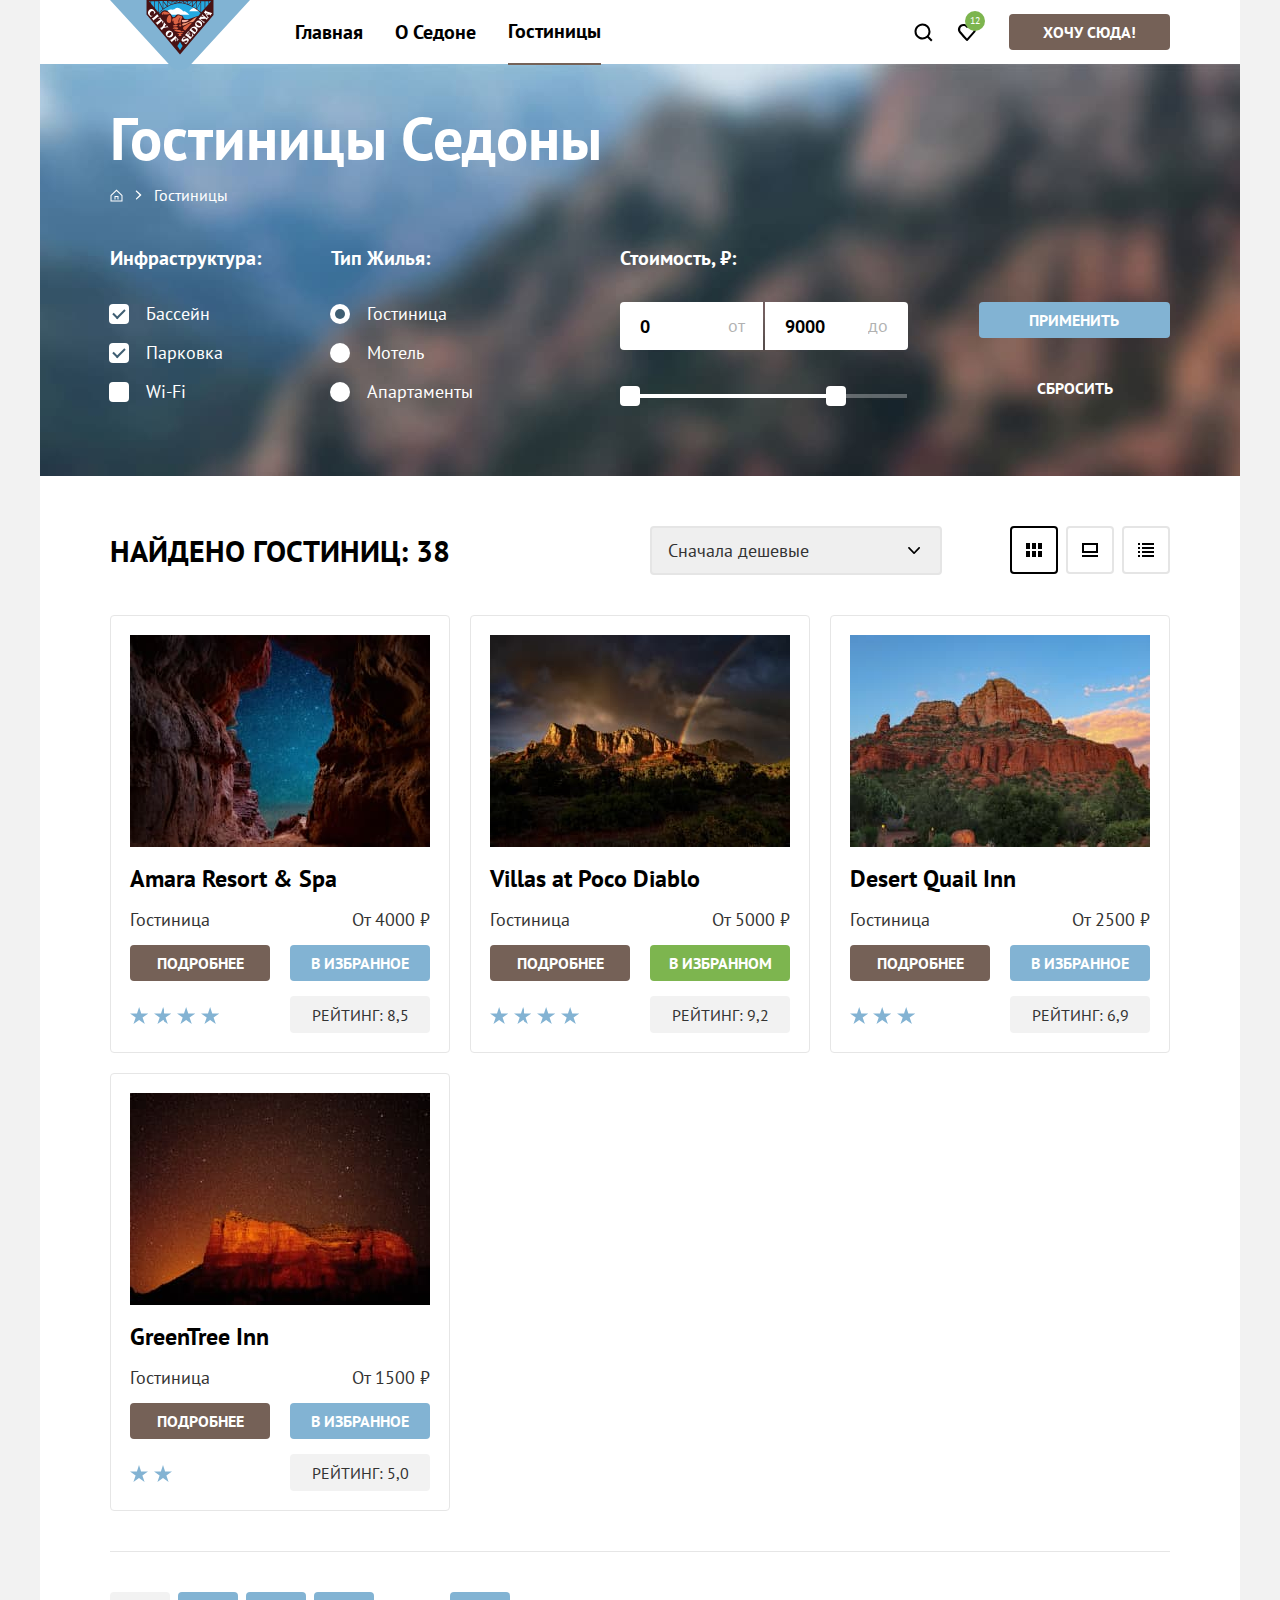
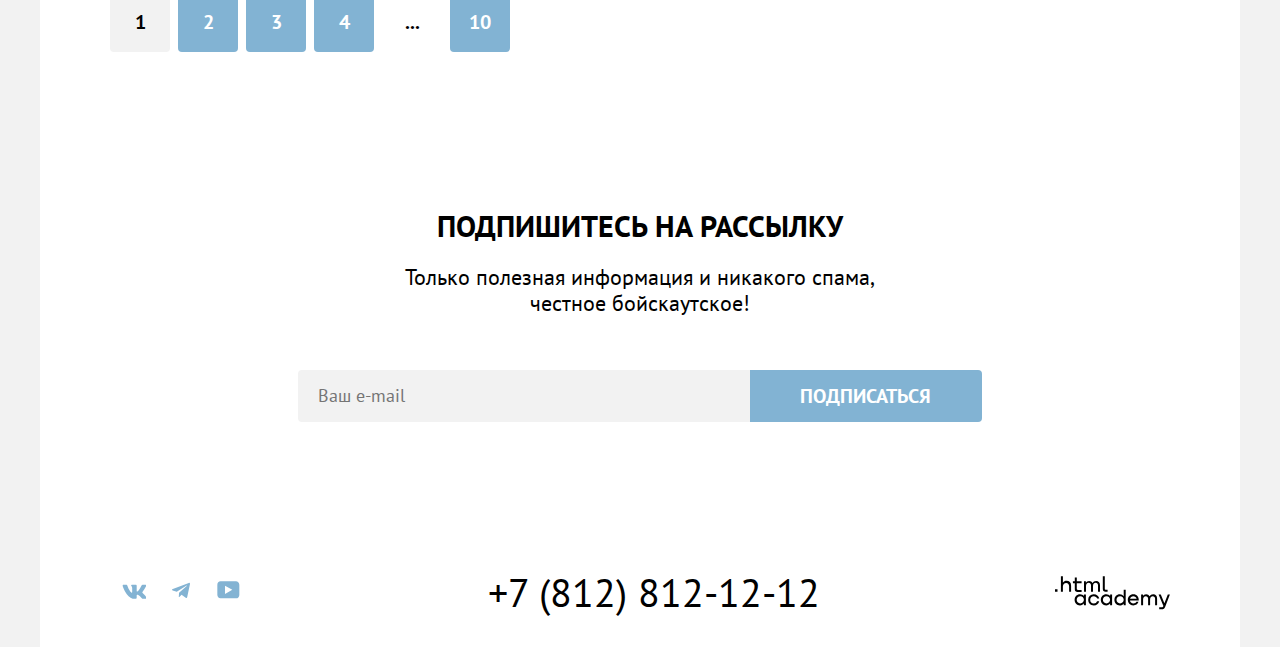
<file: catalog.html>
<!DOCTYPE html>
<html lang="ru">

  <head>
    <meta charset="utf-8">
    <title>Город Седона</title>
    <link rel="stylesheet" href="styles/styles.css">
    <link rel="icon" href="favicon.ico">
    <link rel="icon" type="image/png" sizes="32x32" href="images/favicon.png">
  </head>

  <body>
    <div class="container">
      <header class="page-header" data-test="header">
        <nav class="navigation">
          <a class="navigation-logo link-status" href="index.html">
            <img class="page-header-logo" src="images/logos/logo.svg" width="140" height="70"
              alt="Логотип сайта Седона">
          </a>
          <ul class="navigation-list">
            <li class="navigation-item">
              <a class="navigation-link link link-status" href="index.html">Главная</a>
            </li>
            <li class="navigation-item">
              <a class="navigation-link link link-status" href="#">О Седоне</a>
            </li>
            <li class="navigation-item">
              <a class="navigation-link link navigation-link-current link-status">Гостиницы</a>
            </li>
          </ul>
          <ul class="navigation-user">
            <li class="navigation-user-item">
              <a class="navigation-link link-search link-status" href="#">
                <span class="visually-hidden">Поиск</span>
              </a>
            </li>
            <li class="navigation-user-item">
              <a class="navigation-link link-likes link-status" href="#">
                <span class="visually-hidden">Понравившиеся гостиницы</span>
                <span class="likes-number">12</span></a>
            </li>
            <li class="navigation-user-item">
              <a class="navigation-link button button-here button-brown" href="modal.html">Хочу сюда!</a>
            </li>
          </ul>
        </nav>
      </header>

      <main class="main-container main-inner" data-test="main">
        <div class="main-catalog">
          <header class="inner-header">
            <h1 class="inner-header-title">Гостиницы Седоны</h1>
            <ul class="breadcrumbs-list">
              <li class="breadcrumbs-item">
                <a class="breadcrumbs-link" href="index.html">
                  <span class="visually-hidden">Главная</span>
                  <svg width="13" height="13" xmlns="http://www.w3.org/2000/svg">
                    <path d="m6.5.5-6 5.8v6.2h12V6.3L6.5.5Zm5 11h-10V6.7l5-4.8 5 4.8v4.8Z" />
                    <path d="M4.5 10.5h1V8h2v2.5h1V7h-4v3.5Z" />
                  </svg>
                </a>
              </li>
              <li class="breadcrumbs-item-list">
                <a class="breadcrumbs-link-current">Гостиницы</a>
              </li>
            </ul>
          </header>
          <section class="main-filter" data-test="filter">
            <h2 class="visually-hidden">Каталог гостиниц с фильтрами</h2>
            <form class="catalog-filter" action="https://echo.htmlacademy.ru/" method="get">
              <fieldset class="catalog-filter-group">
                <legend class="catalog-filter-title">Инфраструктура:</legend>
                <ul class="catalog-filter-list">
                  <li class="catalog-filter-item">
                    <label class="control">
                      <input class="visually-hidden control-input" type="checkbox" name="pool" checked>
                      <span class="control-mark"></span>
                      <span class="control-label">Бассейн</span>
                    </label>
                  </li>
                  <li class="catalog-filter-item">
                    <label class="control">
                      <input class="visually-hidden control-input" type="checkbox" name="parking" checked>
                      <span class="control-mark"></span>
                      <span class="control-label">Парковка</span>
                    </label>
                  </li>
                  <li class="catalog-filter-item">
                    <label class="control">
                      <input class="visually-hidden control-input" type="checkbox" name="wifi">
                      <span class="control-mark"></span>
                      <span class="control-label">Wi-Fi</span>
                    </label>
                  </li>
                </ul>
              </fieldset>
              <fieldset class="catalog-filter-group">
                <legend class="catalog-filter-title">Тип Жилья:</legend>
                <ul class="catalog-filter-list">
                  <li class="catalog-filter-item">
                    <label class="control">
                      <input class="visually-hidden control-input" type="radio" name="type-of-housing" value="Hotel"
                        checked>
                      <span class="control-mark"></span>
                      <span class="control-label">Гостиница</span>
                    </label>
                  <li class="catalog-filter-item">
                    <label class="control">
                      <input class="visually-hidden control-input" type="radio" name="type-of-housing" value="Motel">
                      <span class="control-mark"></span>
                      <span class="control-label">Мотель</span>
                    </label>
                  </li>
                  <li class="catalog-filter-item">
                    <label class="control">
                      <input class="visually-hidden control-input" type="radio" name="type-of-housing"
                        value="Apartments">
                      <span class="control-mark"></span>
                      <span class="control-label">Апартаменты</span>
                    </label>
                  </li>
                </ul>
              </fieldset>
              <fieldset class="catalog-filter-group group-price">
                <legend class="catalog-filter-title">Стоимость, ₽:</legend>
                <div class="container-price">
                  <label class="control-input-min">
                    <input class="range-input input-min" type="number" name="min-price" value="0" required>
                    <span class="input-from">от</span>
                  </label>
                  <label class="control-input-max">
                    <input class="range-input input-max" type="number" name="max-price" value="9000" required>
                    <span class="input-before">до</span>
                  </label>
                </div>
                <div class="range">
                  <div class="range-scale">
                    <div class="range-bar" style="right: 61px; width: 226px">
                      <button class="range-toggle toggle-min" type="button">
                        <span class="visually-hidden">Изменить минимальную цену</span>
                      </button>
                      <button class="range-toggle toggle-max" type="button">
                        <span class="visually-hidden">Изменить максимальную цену</span>
                      </button>
                    </div>
                  </div>
                </div>
              </fieldset>
              <div class="filter-button">
                <button class="button button-apply button-blue" type="submit">Применить</button>
                <button class="button button-reset button-transparent" type="reset">Сбросить</button>
              </div>
            </form>
          </section>
        </div>
        <section class="catalog" data-test="catalog">
          <div class="container-catalog">
            <h2 class="visually-hidden">Поиск гостиниц</h2>
            <p class="catalog-title">Найдено гостиниц: 38</p>
            <select class="select-control" aria-label="Сортировка">
              <option value="cheap">Сначала дешевые</option>
              <option value="popular">Сначала популярные</option>
              <option value="expensive">Сначала дорогие</option>
            </select>
            <ul class="container-show">
              <li>
                <a class="button-show button-card" href="#">
                  <span class="visually-hidden">Показать карточки</span>
                </a>
              </li>
              <li>
                <a class="button-show button-alone" href="#">
                  <span class="visually-hidden">Показать одиночно</span>
                </a>
              </li>
              <li>
                <a class="button-show button-list" href="#">
                  <span class="visually-hidden">Показать списком</span>
                </a>
              </li>
            </ul>
          </div>
          <ul class="product-list">
            <li class="product-card hotel-amara">
              <a class="product-card-link" href="product.html">
                <img class="product-card-image" src="images/catalog/hotel-1.jpg" width="300" height="212"
                  alt="Вид на звездное небо из пищеры">
                <h3 class="product-card-title">Amara Resort & Spa</h3>
              </a>
              <p class="card-description">Гостиница</p>
              <p class="card-price">От 4000 ₽</p>
              <a class="button button-details button-brown" href="#">Подробнее</a>
              <a class="button button-favorites button-blue" href="#">В избранное</a>
              <p class="stars four-stars">
                <span class="visually-hidden">4 звезды</span>
              </p>
              <p class="button button-rating">Рейтинг: 8,5</p>
            </li>
            <li class="product-card hotel-villas">
              <a class="product-card-link" href="product.html">
                <img class="product-card-image" src="images/catalog/hotel-2.jpg" width="300" height="212"
                  alt="Горный хребет на фоне мрачной природы с радугой">
                <h3 class="product-card-title">Villas at Poco Diablo</h3>
              </a>
              <p class="card-description">Гостиница</p>
              <p class="card-price">От 5000 ₽</p>
              <a class="button button-details button-brown" href="#">Подробнее</a>
              <a class="button button-favorites-likes button-green" href="#">В избранном</a>
              <p class="stars four-stars">
                <span class="visually-hidden">4 звезды</span>
              </p>
              <p class="button button-rating">Рейтинг: 9,2</p>
            </li>
            <li class="product-card hotel-desert">
              <a class="product-card-link" href="product.html">
                <img class="product-card-image" src="images/catalog/hotel-3.jpg" width="300" height="212"
                  alt="Гора на фоне прекрасной и светлой природы">
                <h3 class="product-card-title">Desert Quail Inn</h3>
              </a>
              <p class="card-description">Гостиница</p>
              <p class="card-price">От 2500 ₽</p>
              <a class="button button-details button-brown" href="#">Подробнее</a>
              <a class="button button-favorites button-blue" href="#">В избранное</a>
              <p class="stars three-stars">
                <span class="visually-hidden">3 звезды</span>
              </p>
              <p class="button button-rating">Рейтинг: 6,9</p>
            </li>
            <li class="product-card hotel-green">
              <a class="product-card-link" href="product.html">
                <img class="product-card-image" src="images/catalog/hotel-4.jpg" width="300" height="212"
                  alt="Красная гора на фоне ночного звездного неба">
                <h3 class="product-card-title">GreenTree Inn</h3>
              </a>
              <p class="card-description">Гостиница</p>
              <p class="card-price">От 1500 ₽</p>
              <a class="button button-details button-brown" href="#">Подробнее</a>
              <a class="button button-favorites button-blue" href="#">В избранное</a>
              <p class="stars two-stars">
                <span class="visually-hidden">2 звезды</span>
              </p>
              <p class="button button-rating">Рейтинг: 5,0</p>
            </li>
          </ul>
          <ul class="pagination">
            <li class="pagination-item">
              <a class="pagination-link pagination-link-current">1</a>
            </li>
            <li class="pagination-item">
              <a class="pagination-link pagination-state" href="#">2</a>
            </li>
            <li class="pagination-item">
              <a class="pagination-link pagination-state" href="#">3</a>
            </li>
            <li class="pagination-item">
              <a class="pagination-link pagination-state" href="#">4</a>
            </li>
            <li class="pagination-item">
              <span class="pagination-link pagination-more">...</span>
            </li>
            <li class="pagination-item">
              <a class="pagination-link pagination-state" href="#">10</a>
            </li>
          </ul>
        </section>
        <section class="subscription-catalog" data-test="subscribe">
          <div class="subscription-container subscription-container-catalog">
            <h2 class="subscription-title title-catalog">Подпишитесь на рассылку</h2>
            <p class="subscription-description description-catalog">Только полезная информация и никакого
              спама,<br>честное
              бойскаутское!</p>
          </div>
          <form class="subscription-form form-catalog" action="https://echo.htmlacademy.ru/" method="post">
            <label class="visually-hidden" for="user-email">Ваш e-mail</label>
            <input class="button field" type="email" name="e-mail" id="user-email" placeholder="Ваш e-mail" required>
            <button class="button button-subscription button-blue" type="submit">Подписаться</button>
          </form>
        </section>

      </main>

      <footer class="page-footer" data-test="footer">
        <section class="footer-social">
          <h2 class="visually-hidden">Социальные сети</h2>
          <ul class="footer-social-list">
            <li class="footer-social-item">
              <a class="footer-social-link social-vk" href="https://vk.com/htmlacademy" target="_blank"
                rel="noreferrer noopener">
                <span class="visually-hidden">Вконтакте</span>
                <svg width="24" height="15" xmlns="http://www.w3.org/2000/svg">
                  <path fill-rule="evenodd" clip-rule="evenodd"
                    d="M24.12 1.8c.16-.54 0-.94-.8-.94H20.7c-.67 0-.98.34-1.15.73 0 0-1.33 3.2-3.22 5.27-.61.6-.9.8-1.23.8-.16 0-.41-.2-.41-.75v-5.1c0-.66-.19-.95-.74-.95H9.82c-.42 0-.67.3-.67.59 0 .62.95.76 1.04 2.51v3.8c0 .83-.15.98-.48.98-.9 0-3.06-3.2-4.34-6.88-.25-.72-.5-1-1.18-1H1.57c-.75 0-.9.34-.9.73 0 .68.89 4.07 4.14 8.55 2.17 3.06 5.23 4.72 8 4.72 1.68 0 1.88-.37 1.88-1v-2.32c0-.74.16-.88.7-.88.38 0 1.05.19 2.6 1.66 1.79 1.75 2.08 2.54 3.08 2.54h2.63c.75 0 1.12-.37.9-1.1-.23-.72-1.08-1.77-2.2-3.02-.62-.71-1.54-1.48-1.82-1.86-.39-.5-.28-.71 0-1.15 0 0 3.2-4.42 3.54-5.93Z" />
                </svg>
              </a>
            </li>
            <li class="footer-social-item">
              <a class="footer-social-link social-telegram" href="https://t.me/htmlacademy" target="_blank"
                rel="noreferrer noopener">
                <span class="visually-hidden">Телеграмм</span>
                <svg width="18" height="17" viewBox="0 0 18 17" xmlns="http://www.w3.org/2000/svg">
                  <path
                    d="M16.785 0.955705L0.840489 7.1042C-0.247661 7.54126 -0.241365 8.14828 0.640845 8.41897L4.73445 9.69597L14.2058 3.72014C14.6537 3.44766 15.0629 3.59424 14.7265 3.89281L7.05283 10.8183H7.05103L7.05283 10.8192L6.77045 15.0387C7.18413 15.0387 7.36669 14.8489 7.59871 14.625L9.58705 12.6915L13.7229 15.7464C14.4855 16.1664 15.0332 15.9506 15.2229 15.0405L17.9379 2.2453C18.2158 1.13107 17.5126 0.626562 16.785 0.955705Z" />
                </svg>
              </a>
            </li>
            <li class="footer-social-item">
              <a class="footer-social-link social-youtube" href="https://www.youtube.com/user/htmlacademyru"
                target="_blank" rel="noreferrer noopener">
                <span class="visually-hidden">Ютуб</span>
                <svg width="23" height="18" viewBox="0 0 23 18" xmlns="http://www.w3.org/2000/svg">
                  <path
                    d="M18.9402 0.356445H3.50738C1.64668 0.356445 0.333252 1.9502 0.333252 3.75645V13.8502C0.333252 15.7627 1.64668 17.3564 3.50738 17.3564H19.1591C20.8009 17.3564 22.3333 15.7627 22.3333 13.9564V3.75645C22.1143 1.9502 20.8009 0.356445 18.9402 0.356445ZM7.99494 12.8939V4.81894L15.3283 8.85645L7.99494 12.8939Z" />
                </svg>
              </a>
            </li>
          </ul>
        </section>
        <section class="footer-contacts">
          <h2 class="visually-hidden">Контактный номер телефона</h2>
          <a class="phone" href="tel:+78128121212">+7 (812) 812-12-12</a>
        </section>
        <section class="footer-autors-logo">
          <h2 class="visually-hidden">Сайт автора</h2>
          <a class="autors-logo" href="https://htmlacademy.ru/" target="_blank" rel="noreferrer noopener">
            <svg width="115" height="34" xmlns="http://www.w3.org/2000/svg">
              <path
                d="M0 13.26v2.6h2.5v-2.6H0ZM11.6 4.86c-1.6 0-2.8.7-3.6 1.7h-.1V.36h-2v15.5h2v-5.3c0-2.1 1.3-3.6 3.3-3.6 1.8 0 2.9 1.4 2.9 3.2v5.7h2v-6.1c.1-3-1.8-4.9-4.5-4.9ZM26.6 5.16h-4.8v-3.7h-2v3.8h-1.9v2h1.9v6c0 1.7 1 2.7 2.7 2.7h4.1v-2h-3.7c-.7 0-1.1-.4-1.1-1.1v-5.7h4.8v-2ZM41.1 4.96c-1.6 0-2.9.8-3.5 2.1h-.1c-.6-1.2-1.8-2.1-3.4-2.1-1.4 0-2.5.8-3.1 1.8h-.1v-1.6H29v10.6h2v-5.4c0-2 1-3.5 2.6-3.5 1.5 0 2.4 1 2.4 2.6v6.3h2v-5.6c0-2.4 1.4-3.3 2.6-3.3 1.5 0 2.4 1 2.4 2.6v6.3h2v-6.5c.1-2.5-1.4-4.3-3.9-4.3ZM47.8 13.06c0 1.7 1 2.7 2.8 2.7h2v-2h-1.7c-.7 0-1.1-.4-1.1-1.1V.36h-2v12.7ZM28.9 20.06c-.9-1.1-2.2-1.8-3.9-1.8-3.1 0-5.4 2.3-5.4 5.6s2.3 5.6 5.4 5.6c1.8 0 3-.8 3.8-1.9h.1v1.6h2v-10.6h-2v1.5Zm-3.6 7.4c-2.2 0-3.6-1.6-3.6-3.6s1.4-3.6 3.6-3.6 3.6 1.6 3.6 3.6c0 1.9-1.4 3.6-3.6 3.6ZM44.2 22.36c-.5-2.4-2.6-4.1-5.4-4.1a5.4 5.4 0 0 0-5.6 5.6c0 3.1 2.2 5.6 5.6 5.6 2.8 0 4.9-1.8 5.4-4.2h-2.1a3.4 3.4 0 0 1-3.3 2.3c-2.2 0-3.6-1.6-3.6-3.6s1.4-3.6 3.6-3.6c1.6 0 2.8 1 3.3 2.2h2.1v-.2ZM55.1 20.06c-.9-1.1-2.2-1.8-3.9-1.8-3.1 0-5.4 2.3-5.4 5.6s2.3 5.6 5.4 5.6c1.8 0 3-.8 3.8-1.9h.1v1.6h2v-10.6h-2v1.5Zm-3.6 7.4c-2.2 0-3.6-1.6-3.6-3.6s1.4-3.6 3.6-3.6 3.6 1.6 3.6 3.6c0 1.9-1.5 3.6-3.6 3.6ZM68.7 20.16c-.9-1.1-2.2-1.9-3.9-1.9-3.1 0-5.4 2.3-5.4 5.6s2.2 5.6 5.4 5.6c1.7 0 3-.8 3.8-1.8h.1v1.5h2v-15.4h-2v6.4Zm-3.6 7.3c-2.2 0-3.6-1.6-3.6-3.6s1.4-3.6 3.6-3.6 3.6 1.6 3.6 3.6c-.1 2-1.5 3.6-3.6 3.6ZM78.3 18.26c-3.3 0-5.5 2.5-5.5 5.6 0 3 2.1 5.6 5.5 5.6 2.5 0 4.5-1.3 5.2-3.6h-2.1c-.5 1-1.6 1.6-3 1.6-1.9 0-3.3-1.3-3.4-2.9h8.8c.2-3.6-2-6.3-5.5-6.3Zm0 1.9c1.7 0 3 1 3.3 2.6h-6.5c.3-1.5 1.5-2.6 3.2-2.6ZM98.2 18.26c-1.6 0-2.9.8-3.6 2h-.1c-.6-1.2-1.8-2-3.4-2-1.4 0-2.5.7-3.1 1.8v-1.5h-1.9v10.6h2v-5.4c0-2 1-3.4 2.6-3.5 1.5 0 2.4 1 2.4 2.6v6.3h2v-5.6c0-2.4 1.4-3.3 2.6-3.3 1.5 0 2.4 1 2.4 2.6v6.3h2v-6.5c.1-2.6-1.4-4.4-3.9-4.4ZM109.4 27.36l-3.6-8.9h-2.2l4.8 11.6c-.3.9-.7 1.2-1.7 1.2h-2.5v2h2.5c1.8 0 2.8-.8 3.5-2.6l4.7-12.2h-2.1l-3.4 8.9Z" />
            </svg>
          </a>
        </section>
      </footer>
    </div>
  </body>

</html>
</file>
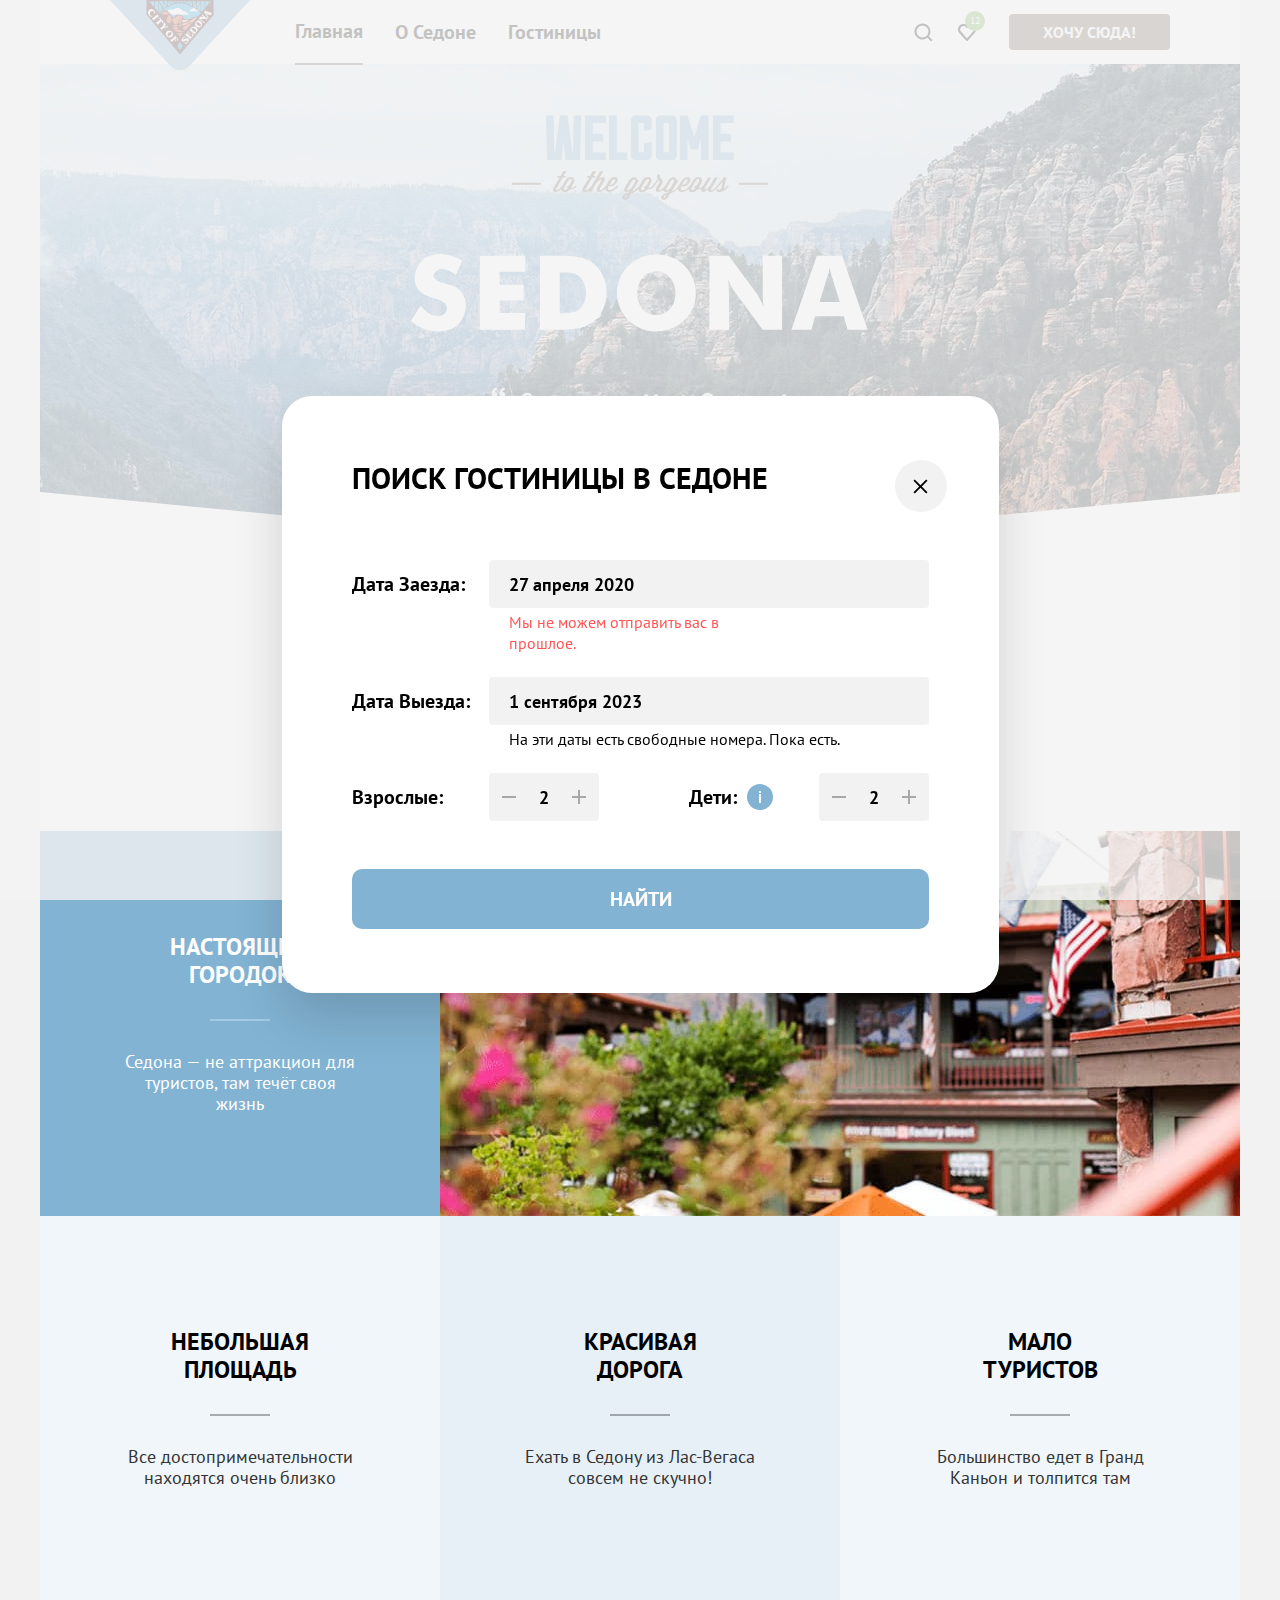
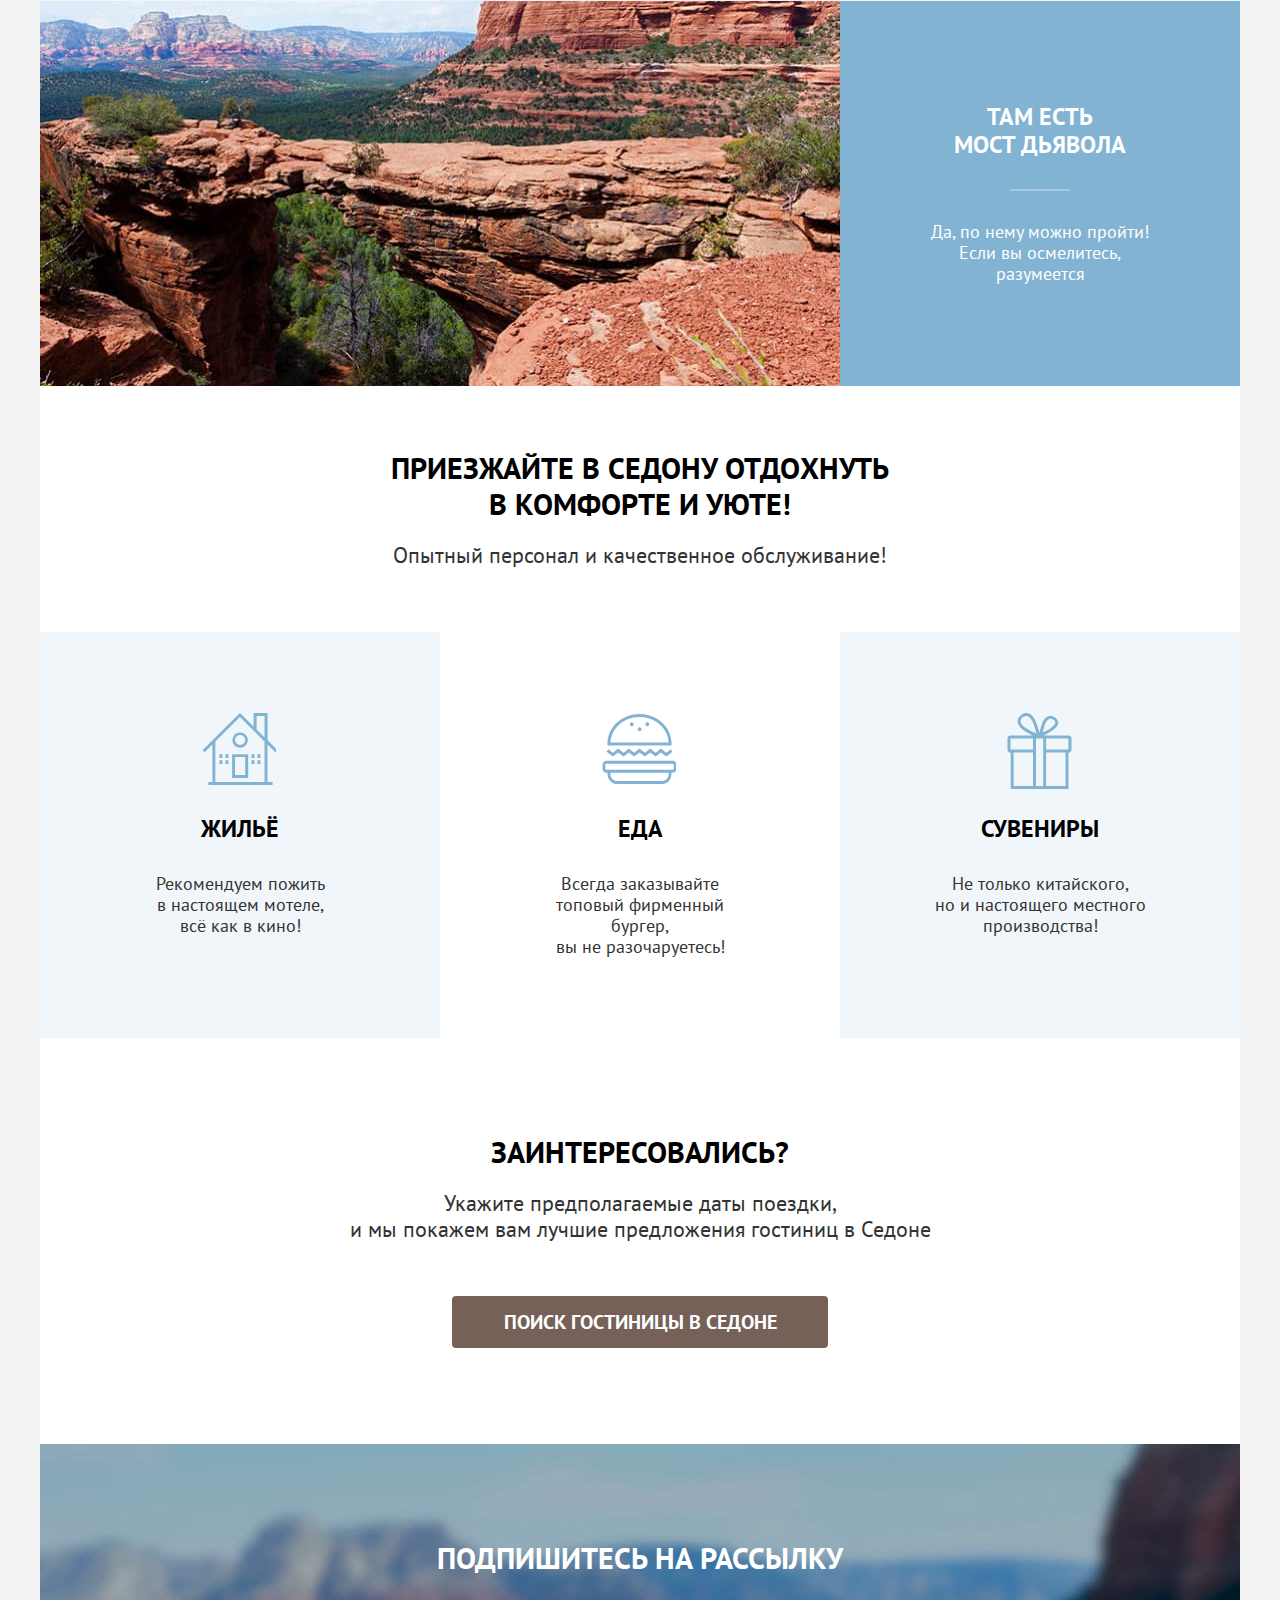
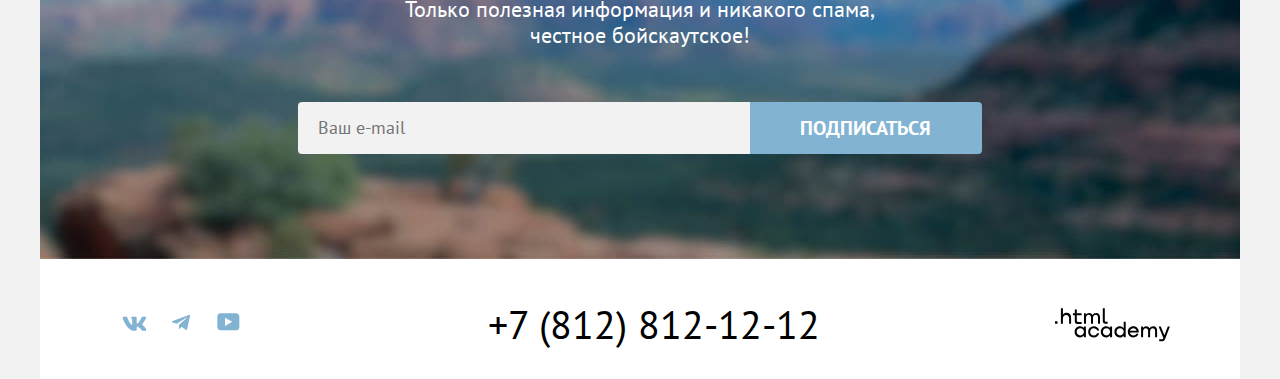
<file: modal.html>
<!DOCTYPE html>
<html lang="ru">

  <head>
    <meta charset="utf-8">
    <title>Город Седона</title>
    <link rel="stylesheet" href="styles/styles.css">
    <link rel="icon" href="favicon.ico">
    <link rel="icon" type="image/png" sizes="32x32" href="images/favicon.png">
  </head>

  <body>
    <div class="container">
      <header class="page-header" data-test="header">
        <nav class="navigation">
          <a class="navigation-logo navigation-logo-current link-status">
            <img class="page-header-logo" src="images/logos/logo.svg" width="140" height="70"
              alt="Логотип сайта Седона">
          </a>
          <ul class="navigation-list">
            <li class="navigation-item">
              <a class="navigation-link link navigation-link-current link-status">Главная</a>
            </li>
            <li class="navigation-item">
              <a class="navigation-link link link-status" href="#">О Седоне</a>
            </li>
            <li class="navigation-item">
              <a class="navigation-link link link-status" href="catalog.html">Гостиницы</a>
            </li>
          </ul>
          <ul class="navigation-user">
            <li class="navigation-user-item">
              <a class="navigation-link link-search link-status" href="#">
                <span class="visually-hidden">Поиск</span>
              </a>
            </li>
            <li class="navigation-user-item">
              <a class="navigation-link link-likes link-status" href="#">
                <span class="visually-hidden">Понравившиеся гостиницы</span>
                <span class="likes-number">12</span></a>
            </li>
            <li class="navigation-user-item">
              <a class="navigation-link button button-here button-brown" href="modal.html">Хочу сюда!</a>
            </li>
          </ul>
        </nav>
      </header>

      <main class="main-container main-index" data-test="main">
        <section class="hero" data-test="hero">
          <h1 class="visually-hidden">Седона - город в Аризоне</h1>
          <img class="hero-logo" src="images/welcome.svg" width="458" height="352"
            alt="Добро пожаловать в великолепную Седону. Потому что Гранд-Каньон отстой!">
        </section>
        <section class="advantages" data-test="advantages">
          <h2 class="visually-hidden">Преимущества</h2>
          <div class="container-header">
            <p class="advantages-header">Седона — небольшой городок в Аризоне,<br>заслуживающий большего!</p>
            <p class="advantages-header-description">Рассмотрим причины, по которым Седона круче, чем Гранд-Каньон!</p>
          </div>
          <ul class="advantages-list">
            <li class="advantages-item advantages-dark">
              <div class="container-advantages-dark">
                <h3 class="advantages-title-dark">Настоящий городок</h3>
                <p class="advantages-description-dark">Седона — не аттракцион для туристов, там течёт своя жизнь</p>
              </div>
              <img src="images/advantages/advantages-1.jpg" width="800" height="385"
                alt="Вид из балкона на дом на фоне горы">
            </li>
            <li class="advantages-item advantages-light">
              <div class="container-advantages">
                <h3 class="advantages-title-light">Небольшая площадь</h3>
                <p class="advantages-description-light">Все достопримечательности находятся очень близко</p>
              </div>
            </li>
            <li class="advantages-item advantages-midle">
              <div class="container-advantages">
                <h3 class="advantages-title-midle">Красивая<br>дорога</h3>
                <p class="advantages-description-midle">Ехать в Седону из Лас-Вегаса совсем не скучно!</p>
              </div>
            </li>
            <li class="advantages-item advantages-light">
              <div class="container-advantages">
                <h3 class="advantages-title-light">Мало<br>туристов</h3>
                <p class="advantages-description-light">Большинство едет в Гранд Каньон и толпится там</p>
              </div>
            </li>
            <li class="advantages-item advantages-dark reverses">
              <div class="container-advantages-dark">
                <h3 class="advantages-title-dark">Там есть<br>мост дьявола</h3>
                <p class="advantages-description-dark">Да, по нему можно пройти! Если вы осмелитесь, разумеется</p>
              </div>
              <img src="images/advantages/advantages-2.jpg" width="800" height="385" alt="Мост Дьявола">
            </li>
          </ul>
        </section>
        <section class="services">
          <div class="container-services">
            <h2 class="services-title">Приезжайте в Седону отдохнуть<br>в комфорте и уюте!</h2>
            <p class="services-description-title">Опытный персонал и качественное обслуживание!</p>
          </div>
          <ul class="services-list">
            <li class="services-item services-item-housing">
              <div class="services-container">
                <h3 class="services-name">Жильё</h3>
                <p class="services-description">Рекомендуем пожить<br>в настоящем мотеле,<br>всё как в кино!</p>
              </div>
            </li>
            <li class="services-item services-item-food">
              <div class="services-container">
                <h3 class="services-name">Еда</h3>
                <p class="services-description">Всегда заказывайте<br>топовый фирменный бургер,<br>вы не разочаруетесь!
                </p>
              </div>
            </li>
            <li class="services-item services-item-souvenirs">
              <div class="services-container">
                <h3 class="services-name">Сувениры</h3>
                <p class="services-description">Не только китайского,<br>но и настоящего местного<br>производства!</p>
              </div>
            </li>
          </ul>
        </section>
        <section class="hotel-search" data-test="search">
          <div class="container-search">
            <h2 class="hotel-search-title">Заинтересовались?</h2>
            <p class="hotel-search-description">Укажите предполагаемые даты поездки,<br>и мы покажем вам лучшие
              предложения
              гостиниц в Седоне</p>
            <a class="hotel-search button button-link button-brown" href="catalog.html">Поиск гостиницы в седоне</a>
          </div>
        </section>
        <section class="subscription" data-test="subscribe">
          <div class="subscription-container">
            <h2 class="subscription-title">Подпишитесь на рассылку</h2>
            <p class="subscription-description">Только полезная информация и никакого спама,<br>честное бойскаутское!
            </p>
          </div>
          <form class="subscription-form" action="https://echo.htmlacademy.ru/" method="post">
            <label class="visually-hidden" for="user-email">Ваш e-mail</label>
            <input class="button field" type="email" name="e-mail" id="user-email" placeholder="Ваш e-mail" required>
            <button class="button button-subscription button-blue" type="submit">Подписаться</button>
          </form>
        </section>
      </main>

      <footer class="page-footer" data-test="footer">
        <section class="footer-social">
          <h2 class="visually-hidden">Социальные сети</h2>
          <ul class="footer-social-list">
            <li class="footer-social-item">
              <a class="footer-social-link social-vk" href="https://vk.com/htmlacademy" target="_blank"
                rel="noreferrer noopener">
                <span class="visually-hidden">Вконтакте</span>
                <svg width="24" height="15" xmlns="http://www.w3.org/2000/svg">
                  <path fill-rule="evenodd" clip-rule="evenodd"
                    d="M24.12 1.8c.16-.54 0-.94-.8-.94H20.7c-.67 0-.98.34-1.15.73 0 0-1.33 3.2-3.22 5.27-.61.6-.9.8-1.23.8-.16 0-.41-.2-.41-.75v-5.1c0-.66-.19-.95-.74-.95H9.82c-.42 0-.67.3-.67.59 0 .62.95.76 1.04 2.51v3.8c0 .83-.15.98-.48.98-.9 0-3.06-3.2-4.34-6.88-.25-.72-.5-1-1.18-1H1.57c-.75 0-.9.34-.9.73 0 .68.89 4.07 4.14 8.55 2.17 3.06 5.23 4.72 8 4.72 1.68 0 1.88-.37 1.88-1v-2.32c0-.74.16-.88.7-.88.38 0 1.05.19 2.6 1.66 1.79 1.75 2.08 2.54 3.08 2.54h2.63c.75 0 1.12-.37.9-1.1-.23-.72-1.08-1.77-2.2-3.02-.62-.71-1.54-1.48-1.82-1.86-.39-.5-.28-.71 0-1.15 0 0 3.2-4.42 3.54-5.93Z" />
                </svg>
              </a>
            </li>
            <li class="footer-social-item">
              <a class="footer-social-link social-telegram" href="https://t.me/htmlacademy " target="_blank"
                rel="noreferrer noopener">
                <span class="visually-hidden">Телеграмм</span>
                <svg width="18" height="17" viewBox="0 0 18 17" xmlns="http://www.w3.org/2000/svg">
                  <path
                    d="M16.785 0.955705L0.840489 7.1042C-0.247661 7.54126 -0.241365 8.14828 0.640845 8.41897L4.73445 9.69597L14.2058 3.72014C14.6537 3.44766 15.0629 3.59424 14.7265 3.89281L7.05283 10.8183H7.05103L7.05283 10.8192L6.77045 15.0387C7.18413 15.0387 7.36669 14.8489 7.59871 14.625L9.58705 12.6915L13.7229 15.7464C14.4855 16.1664 15.0332 15.9506 15.2229 15.0405L17.9379 2.2453C18.2158 1.13107 17.5126 0.626562 16.785 0.955705Z" />
                </svg>
              </a>
            </li>
            <li class="footer-social-item">
              <a class="footer-social-link social-youtube" href="https://www.youtube.com/user/htmlacademyru"
                target="_blank" rel="noreferrer noopener">
                <span class="visually-hidden">Ютуб</span>
                <svg width="23" height="18" viewBox="0 0 23 18" xmlns="http://www.w3.org/2000/svg">
                  <path
                    d="M18.9402 0.356445H3.50738C1.64668 0.356445 0.333252 1.9502 0.333252 3.75645V13.8502C0.333252 15.7627 1.64668 17.3564 3.50738 17.3564H19.1591C20.8009 17.3564 22.3333 15.7627 22.3333 13.9564V3.75645C22.1143 1.9502 20.8009 0.356445 18.9402 0.356445ZM7.99494 12.8939V4.81894L15.3283 8.85645L7.99494 12.8939Z" />
                </svg>
              </a>
            </li>
          </ul>
        </section>
        <section class="footer-contacts">
          <h2 class="visually-hidden">Контактный номер телефона</h2>
          <a class="phone" href="tel:+78128121212">+7 (812) 812-12-12</a>
        </section>
        <section class="footer-autors-logo">
          <h2 class="visually-hidden">Сайт автора</h2>
          <a class="autors-logo" href="https://htmlacademy.ru/" target="_blank" rel="noreferrer noopener">
            <svg width="115" height="34" xmlns="http://www.w3.org/2000/svg">
              <path
                d="M0 13.26v2.6h2.5v-2.6H0ZM11.6 4.86c-1.6 0-2.8.7-3.6 1.7h-.1V.36h-2v15.5h2v-5.3c0-2.1 1.3-3.6 3.3-3.6 1.8 0 2.9 1.4 2.9 3.2v5.7h2v-6.1c.1-3-1.8-4.9-4.5-4.9ZM26.6 5.16h-4.8v-3.7h-2v3.8h-1.9v2h1.9v6c0 1.7 1 2.7 2.7 2.7h4.1v-2h-3.7c-.7 0-1.1-.4-1.1-1.1v-5.7h4.8v-2ZM41.1 4.96c-1.6 0-2.9.8-3.5 2.1h-.1c-.6-1.2-1.8-2.1-3.4-2.1-1.4 0-2.5.8-3.1 1.8h-.1v-1.6H29v10.6h2v-5.4c0-2 1-3.5 2.6-3.5 1.5 0 2.4 1 2.4 2.6v6.3h2v-5.6c0-2.4 1.4-3.3 2.6-3.3 1.5 0 2.4 1 2.4 2.6v6.3h2v-6.5c.1-2.5-1.4-4.3-3.9-4.3ZM47.8 13.06c0 1.7 1 2.7 2.8 2.7h2v-2h-1.7c-.7 0-1.1-.4-1.1-1.1V.36h-2v12.7ZM28.9 20.06c-.9-1.1-2.2-1.8-3.9-1.8-3.1 0-5.4 2.3-5.4 5.6s2.3 5.6 5.4 5.6c1.8 0 3-.8 3.8-1.9h.1v1.6h2v-10.6h-2v1.5Zm-3.6 7.4c-2.2 0-3.6-1.6-3.6-3.6s1.4-3.6 3.6-3.6 3.6 1.6 3.6 3.6c0 1.9-1.4 3.6-3.6 3.6ZM44.2 22.36c-.5-2.4-2.6-4.1-5.4-4.1a5.4 5.4 0 0 0-5.6 5.6c0 3.1 2.2 5.6 5.6 5.6 2.8 0 4.9-1.8 5.4-4.2h-2.1a3.4 3.4 0 0 1-3.3 2.3c-2.2 0-3.6-1.6-3.6-3.6s1.4-3.6 3.6-3.6c1.6 0 2.8 1 3.3 2.2h2.1v-.2ZM55.1 20.06c-.9-1.1-2.2-1.8-3.9-1.8-3.1 0-5.4 2.3-5.4 5.6s2.3 5.6 5.4 5.6c1.8 0 3-.8 3.8-1.9h.1v1.6h2v-10.6h-2v1.5Zm-3.6 7.4c-2.2 0-3.6-1.6-3.6-3.6s1.4-3.6 3.6-3.6 3.6 1.6 3.6 3.6c0 1.9-1.5 3.6-3.6 3.6ZM68.7 20.16c-.9-1.1-2.2-1.9-3.9-1.9-3.1 0-5.4 2.3-5.4 5.6s2.2 5.6 5.4 5.6c1.7 0 3-.8 3.8-1.8h.1v1.5h2v-15.4h-2v6.4Zm-3.6 7.3c-2.2 0-3.6-1.6-3.6-3.6s1.4-3.6 3.6-3.6 3.6 1.6 3.6 3.6c-.1 2-1.5 3.6-3.6 3.6ZM78.3 18.26c-3.3 0-5.5 2.5-5.5 5.6 0 3 2.1 5.6 5.5 5.6 2.5 0 4.5-1.3 5.2-3.6h-2.1c-.5 1-1.6 1.6-3 1.6-1.9 0-3.3-1.3-3.4-2.9h8.8c.2-3.6-2-6.3-5.5-6.3Zm0 1.9c1.7 0 3 1 3.3 2.6h-6.5c.3-1.5 1.5-2.6 3.2-2.6ZM98.2 18.26c-1.6 0-2.9.8-3.6 2h-.1c-.6-1.2-1.8-2-3.4-2-1.4 0-2.5.7-3.1 1.8v-1.5h-1.9v10.6h2v-5.4c0-2 1-3.4 2.6-3.5 1.5 0 2.4 1 2.4 2.6v6.3h2v-5.6c0-2.4 1.4-3.3 2.6-3.3 1.5 0 2.4 1 2.4 2.6v6.3h2v-6.5c.1-2.6-1.4-4.4-3.9-4.4ZM109.4 27.36l-3.6-8.9h-2.2l4.8 11.6c-.3.9-.7 1.2-1.7 1.2h-2.5v2h2.5c1.8 0 2.8-.8 3.5-2.6l4.7-12.2h-2.1l-3.4 8.9Z" />
            </svg>
          </a>
        </section>
      </footer>
    </div>
    <div class="modal-container" data-test="modal">
      <div class="modal modal-hotel-search">
        <button class="modal-close-button" type="button">
          <span class="visually-hidden">Закрыть</span>
        </button>
        <section class="modal-content">
          <h2 class="modal-title">Поиск гостиницы в Седоне</h2>
          <form class="form-booking" action="https://echo.htmlacademy.ru/" method="post">
            <p class="modal-fieldset fieldset-date">
              <label class="modal-label" for="arrival-date">Дата Заезда:</label>
              <input class="modal-input input-date" type="text" id="arrival-date" name="arrival-date"
                placeholder="Укажите дату" value="27 апреля 2020" required>
              <span class="text-message text-error">Мы не можем отправить вас в прошлое.</span>
            </p>
            <p class="modal-fieldset fieldset-date">
              <label class="modal-label" for="departure-date">Дата Выезда:</label>
              <input class="modal-input input-date" type="text" id="departure-date" name="departure-date"
                placeholder="Укажите дату" value="1 сентября 2023" required>
              <span class="text-message">На эти даты есть свободные номера. Пока есть.</span>
            </p>
            <div class="modal-family-container">
              <div class="container-adults">
                <label class="modal-label" for="adults">Взрослые:</label>
                <div class="container-guests">
                  <button class="minus-button minus-plus" type="button">
                    <span class="visually-hidden">Уменьшить количество</span>
                  </button>
                  <input class="modal-input input-guests" type="number" id="adults" name="adults" min="0" max="10"
                    placeholder="0" value="2" required>
                  <button class="plus-button minus-plus" type="button">
                    <span class="visually-hidden">Увеличить количество</span>
                  </button>
                </div>
              </div>
              <div class="container-children">
                <label class="modal-label" for="children">Дети:</label>
                <button class="tooltip-button" type="button"></button>
                <span class="tooltip-text">Укажите количество детей, которые будут с вами, возраст которых от 6 до 18
                  лет. Дети до 6 лет размещаются бесплатно.</span>
                <div class="container-guests">
                  <button class="minus-button minus-plus" type="button">
                    <span class="visually-hidden">Уменьшить количество</span>
                  </button>
                  <input class="modal-input input-guests" type="number" id="children" name="children" min="0" max="10"
                    placeholder="0" value="2" required>
                  <button class="plus-button minus-plus" type="button">
                    <span class="visually-hidden">Увеличить количество</span>
                  </button>
                </div>
              </div>
            </div>
            <button class="button modal-button button-blue" type="submit">Найти</button>
          </form>
        </section>
      </div>
    </div>
  </body>

</html>
</file>
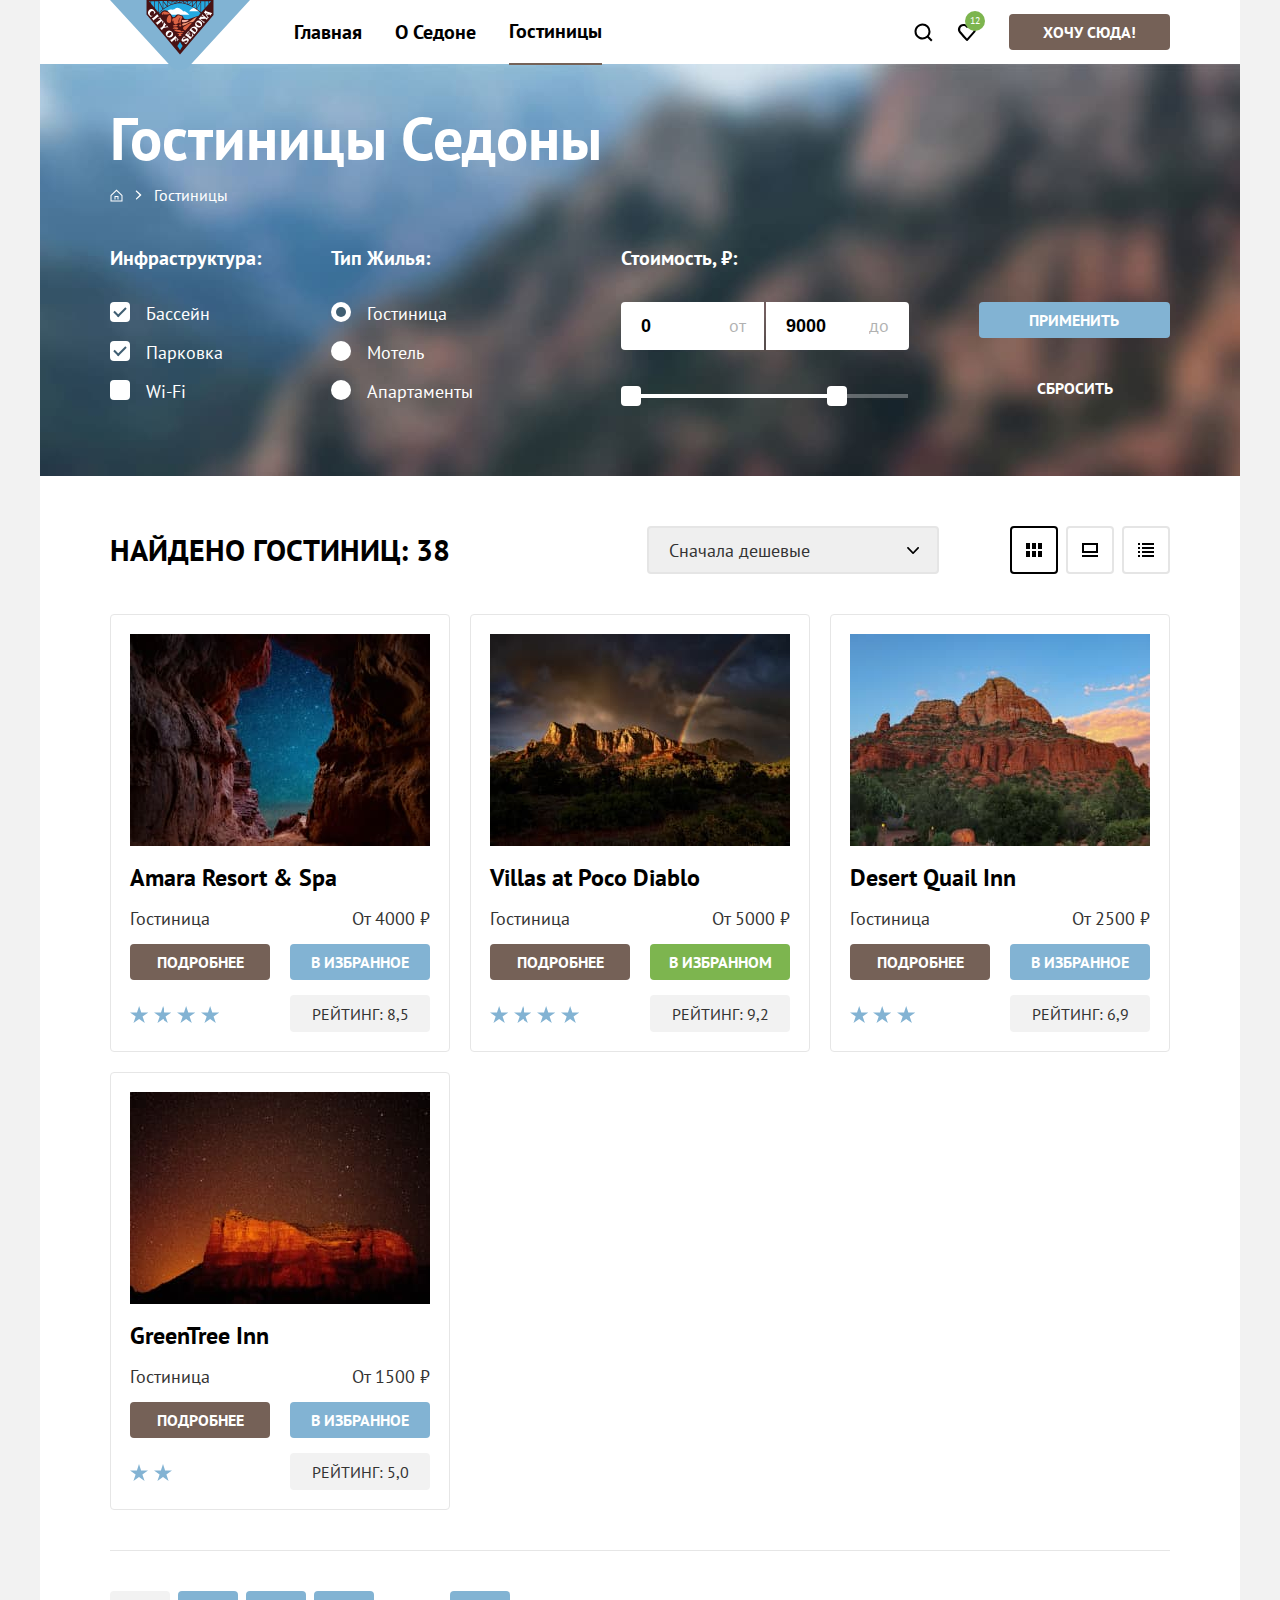
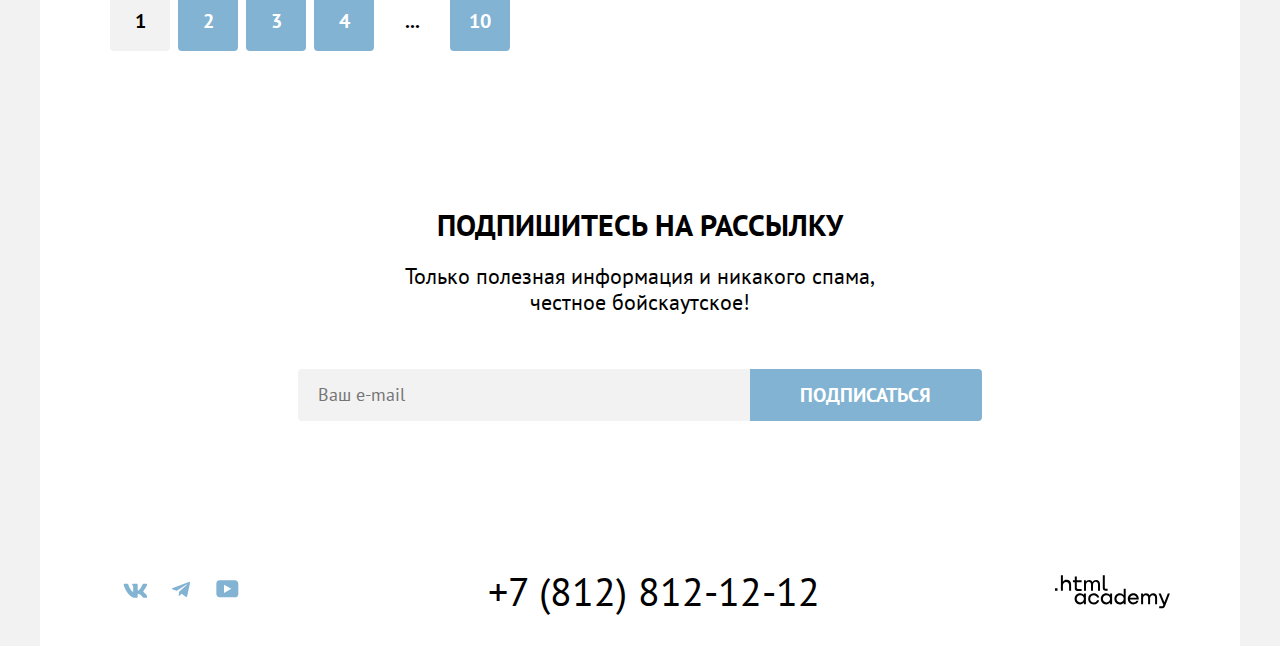
<file: 1/catalog.html>
<!DOCTYPE html>
<html lang="ru">

  <head>
    <meta charset="utf-8">
    <title>Город Седона</title>
    <link rel="stylesheet" href="styles/styles.css">
    <link rel="icon" href="favicon.ico">
    <link rel="icon" type="image/png" sizes="32x32" href="images/favicon.png">
    <base href="https://htmlacademy-htmlcss.github.io/2496561-sedona-39/1/">
</head>

  <body>
    <div class="container">
      <header class="page-header" data-test="header">
        <nav class="navigation">
          <a class="navigation-logo link-status" href="index.html">
            <img class="page-header-logo" src="images/logos/logo.svg" width="140" height="70"
              alt="Логотип сайта Седона">
          </a>
          <ul class="navigation-list">
            <li class="navigation-item">
              <a class="navigation-link link-status" href="index.html">Главная</a>
            </li>
            <li class="navigation-item">
              <a class="navigation-link link-status" href="#">О Седоне</a>
            </li>
            <li class="navigation-item">
              <a class="navigation-link navigation-link-current link-status">Гостиницы</a>
            </li>
          </ul>
          <ul class="navigation-user">
            <li class="navigation-user-item">
              <a class="navigation-link link-search link-status" href="#">
                <span class="visually-hidden">Поиск</span>
              </a>
            </li>
            <li class="navigation-user-item">
              <a class="navigation-link link-likes link-status" href="#">
                <span class="visually-hidden">Понравившиеся гостиницы</span>
                <span class="likes-number">12</span></a>
            </li>
            <li class="navigation-user-item">
              <a class="navigation-link button button-here button-brown" href="modal.html">Хочу сюда!</a>
            </li>
          </ul>
        </nav>
      </header>

      <main class="main-container main-inner" data-test="main">
        <div class="main-catalog">
          <header class="inner-header">
            <h1 class="inner-header-title">Гостиницы Седоны</h1>
            <ul class="breadcrumbs-list">
              <li class="breadcrumbs-item">
                <a class="breadcrumbs-link" href="index.html">
                  <span class="visually-hidden">Главная</span>
                  <svg width="13" height="13" xmlns="http://www.w3.org/2000/svg">
                    <path d="m6.5.5-6 5.8v6.2h12V6.3L6.5.5Zm5 11h-10V6.7l5-4.8 5 4.8v4.8Z" />
                    <path d="M4.5 10.5h1V8h2v2.5h1V7h-4v3.5Z" />
                  </svg>
                </a>
              </li>
              <li class="breadcrumbs-item-list">
                <a class="breadcrumbs-link-current">Гостиницы</a>
              </li>
            </ul>
          </header>
          <section class="main-filter" data-test="filter">
            <h2 class="visually-hidden">Каталог гостиниц с фильтрами</h2>
            <form class="catalog-filter" action="https://echo.htmlacademy.ru/" method="get">
              <fieldset class="catalog-filter-group">
                <legend class="catalog-filter-title">Инфраструктура:</legend>
                <ul class="catalog-filter-list">
                  <li class="catalog-filter-item">
                    <label class="control">
                      <input class="visually-hidden control-input" type="checkbox" name="pool" checked>
                      <span class="control-mark"></span>
                      <span class="control-label">Бассейн</span>
                    </label>
                  </li>
                  <li class="catalog-filter-item">
                    <label class="control">
                      <input class="visually-hidden control-input" type="checkbox" name="parking" checked>
                      <span class="control-mark"></span>
                      <span class="control-label">Парковка</span>
                    </label>
                  </li>
                  <li class="catalog-filter-item">
                    <label class="control">
                      <input class="visually-hidden control-input" type="checkbox" name="wifi">
                      <span class="control-mark"></span>
                      <span class="control-label">Wi-Fi</span>
                    </label>
                  </li>
                </ul>
              </fieldset>
              <fieldset class="catalog-filter-group">
                <legend class="catalog-filter-title">Тип Жилья:</legend>
                <ul class="catalog-filter-list">
                  <li class="catalog-filter-item">
                    <label class="control">
                      <input class="visually-hidden control-input" type="radio" name="type-of-housing" value="Hotel"
                        checked>
                      <span class="control-mark"></span>
                      <span class="control-label">Гостиница</span>
                    </label>
                  </li>
                  <li class="catalog-filter-item">
                    <label class="control">
                      <input class="visually-hidden control-input" type="radio" name="type-of-housing" value="Motel">
                      <span class="control-mark"></span>
                      <span class="control-label">Мотель</span>
                    </label>
                  </li>
                  <li class="catalog-filter-item">
                    <label class="control">
                      <input class="visually-hidden control-input" type="radio" name="type-of-housing"
                        value="Apartments">
                      <span class="control-mark"></span>
                      <span class="control-label">Апартаменты</span>
                    </label>
                  </li>
                </ul>
              </fieldset>
              <fieldset class="catalog-filter-group group-price">
                <legend class="catalog-filter-title">Стоимость, ₽:</legend>
                <label class="control-input-min">
                  <input class="range-input input-min" type="number" name="min-price" value="0">
                  <span class="input-from">от</span>
                </label>
                <label class="control-input-max">
                  <input class="range-input input-max" type="number" name="max-price" value="9000">
                  <span class="input-before">до</span>
                </label>
                <div class="range">
                  <div class="range-scale">
                    <div class="range-bar" style="right: 61px; width: 226px">
                      <button class="range-toggle toggle-min" type="button">
                        <span class="visually-hidden">Изменить минимальную цену</span>
                      </button>
                      <button class="range-toggle toggle-max" type="button">
                        <span class="visually-hidden">Изменить максимальную цену</span>
                      </button>
                    </div>
                  </div>
                </div>
              </fieldset>
              <div class="filter-button">
                <button class="button button-apply button-blue" type="submit">Применить</button>
                <button class="button button-reset button-transparent" type="reset">Сбросить</button>
              </div>
            </form>
          </section>
        </div>
        <section class="catalog" data-test="catalog">
          <div class="container-catalog">
            <h2 class="visually-hidden">Поиск гостиниц</h2>
            <p class="catalog-title">Найдено гостиниц: 38</p>
            <select class="select-control" aria-label="Сортировка">
              <option value="cheap">Сначала дешевые</option>
              <option value="popular">Сначала популярные</option>
              <option value="expensive">Сначала дорогие</option>
            </select>
            <a class="button-show button-card" href="#">
              <span class="visually-hidden">Показать карточки</span>
            </a>
            <a class="button-show button-alone" href="#">
              <span class="visually-hidden">Показать одиночно</span>
            </a>
            <a class="button-show button-list" href="#">
              <span class="visually-hidden">Показать списком</span>
            </a>
          </div>
          <ul class="product-list">
            <li class="product-card hotel-amara">
              <a class="product-card-link" href="product.html">
                <img class="product-card-image" src="images/catalog/hotel-1.jpg" width="300" height="212"
                  alt="Вид на звездное небо из пищеры">
                <h3 class="product-card-title">Amara Resort & Spa</h3>
              </a>
              <p class="card-description">Гостиница</p>
              <p class="card-price">От 4000 ₽</p>
              <a class="button button-details button-brown" href="#">Подробнее</a>
              <a class="button button-favorites button-blue" href="#">В избранное</a>
              <p class="stars four-stars">
                <span class="visually-hidden">4 звезды</span>
              </p>
              <p class="button button-rating">Рейтинг: 8,5</p>
            </li>
            <li class="product-card hotel-villas">
              <a class="product-card-link" href="product.html">
                <img class="product-card-image" src="images/catalog/hotel-2.jpg" width="300" height="212"
                  alt="Горный хребет на фоне мрачной природы с радугой">
                <h3 class="product-card-title">Villas at Poco Diablo</h3>
              </a>
              <p class="card-description">Гостиница</p>
              <p class="card-price">От 5000 ₽</p>
              <a class="button button-details button-brown" href="#">Подробнее</a>
              <a class="button button-favorites-likes button-green" href="#">В избранном</a>
              <p class="stars four-stars">
                <span class="visually-hidden">4 звезды</span>
              </p>
              <p class="button button-rating">Рейтинг: 9,2</p>
            </li>
            <li class="product-card hotel-desert">
              <a class="product-card-link" href="product.html">
                <img class="product-card-image" src="images/catalog/hotel-3.jpg" width="300" height="212"
                  alt="Гора на фоне прекрасной и светлой природы">
                <h3 class="product-card-title">Desert Quail Inn</h3>
              </a>
              <p class="card-description">Гостиница</p>
              <p class="card-price">От 2500 ₽</p>
              <a class="button button-details button-brown" href="#">Подробнее</a>
              <a class="button button-favorites button-blue" href="#">В избранное</a>
              <p class="stars three-stars">
                <span class="visually-hidden">3 звезды</span>
              </p>
              <p class="button button-rating">Рейтинг: 6,9</p>
            </li>
            <li class="product-card hotel-green">
              <a class="product-card-link" href="product.html">
                <img class="product-card-image" src="images/catalog/hotel-4.jpg" width="300" height="212"
                  alt="Красная гора на фоне ночного звездного неба">
                <h3 class="product-card-title">GreenTree Inn</h3>
              </a>
              <p class="card-description">Гостиница</p>
              <p class="card-price">От 1500 ₽</p>
              <a class="button button-details button-brown" href="#">Подробнее</a>
              <a class="button button-favorites button-blue" href="#">В избранное</a>
              <p class="stars two-stars">
                <span class="visually-hidden">2 звезды</span>
              </p>
              <p class="button button-rating">Рейтинг: 5,0</p>
            </li>
          </ul>
          <ul class="pagination">
            <li class="pagination-item">
              <a class="pagination-link pagination-link-current">1</a>
            </li>
            <li class="pagination-item">
              <a class="pagination-link pagination-state" href="#">2</a>
            </li>
            <li class="pagination-item">
              <a class="pagination-link pagination-state" href="#">3</a>
            </li>
            <li class="pagination-item">
              <a class="pagination-link pagination-state" href="#">4</a>
            </li>
            <li class="pagination-item">
              <span class="pagination-link pagination-more">...</span>
            </li>
            <li class="pagination-item">
              <a class="pagination-link pagination-state" href="#">10</a>
            </li>
          </ul>
        </section>
        <section class="subscription-catalog" data-test="subscribe">
          <div class="subscription-container subscription-container-catalog">
            <h2 class="subscription-title title-catalog">Подпишитесь на рассылку</h2>
            <p class="subscription-description description-catalog">Только полезная информация и никакого
              спама,<br>честное
              бойскаутское!</p>
          </div>
          <form class="subscription-form form-catalog" action="https://echo.htmlacademy.ru/" method="post">
            <label class="visually-hidden" for="user-email">Ваш e-mail</label>
            <input class="button field" type="email" name="e-mail" id="user-email" placeholder="Ваш e-mail" required>
            <button class="button button-subscription button-blue" type="submit">Подписаться</button>
          </form>
        </section>

      </main>

      <footer class="page-footer" data-test="footer">
        <section class="footer-social">
          <h2 class="visually-hidden">Социальные сети</h2>
          <ul class="footer-social-list">
            <li class="footer-social-item">
              <a class="footer-social-link social-vk" href="https://vk.com/htmlacademy" target="_blank"
                rel="noreferrer noopener">
                <span class="visually-hidden">Вконтакте</span>
                <svg width="24" height="15" xmlns="http://www.w3.org/2000/svg">
                  <path fill-rule="evenodd" clip-rule="evenodd"
                    d="M24.12 1.8c.16-.54 0-.94-.8-.94H20.7c-.67 0-.98.34-1.15.73 0 0-1.33 3.2-3.22 5.27-.61.6-.9.8-1.23.8-.16 0-.41-.2-.41-.75v-5.1c0-.66-.19-.95-.74-.95H9.82c-.42 0-.67.3-.67.59 0 .62.95.76 1.04 2.51v3.8c0 .83-.15.98-.48.98-.9 0-3.06-3.2-4.34-6.88-.25-.72-.5-1-1.18-1H1.57c-.75 0-.9.34-.9.73 0 .68.89 4.07 4.14 8.55 2.17 3.06 5.23 4.72 8 4.72 1.68 0 1.88-.37 1.88-1v-2.32c0-.74.16-.88.7-.88.38 0 1.05.19 2.6 1.66 1.79 1.75 2.08 2.54 3.08 2.54h2.63c.75 0 1.12-.37.9-1.1-.23-.72-1.08-1.77-2.2-3.02-.62-.71-1.54-1.48-1.82-1.86-.39-.5-.28-.71 0-1.15 0 0 3.2-4.42 3.54-5.93Z" />
                </svg>
              </a>
            </li>
            <li class="footer-social-item">
              <a class="footer-social-link social-telegram" href="https://t.me/htmlacademy" target="_blank"
                rel="noreferrer noopener">
                <span class="visually-hidden">Телеграмм</span>
                <svg width="18" height="17" viewBox="0 0 18 17" xmlns="http://www.w3.org/2000/svg">
                  <path
                    d="M16.785 0.955705L0.840489 7.1042C-0.247661 7.54126 -0.241365 8.14828 0.640845 8.41897L4.73445 9.69597L14.2058 3.72014C14.6537 3.44766 15.0629 3.59424 14.7265 3.89281L7.05283 10.8183H7.05103L7.05283 10.8192L6.77045 15.0387C7.18413 15.0387 7.36669 14.8489 7.59871 14.625L9.58705 12.6915L13.7229 15.7464C14.4855 16.1664 15.0332 15.9506 15.2229 15.0405L17.9379 2.2453C18.2158 1.13107 17.5126 0.626562 16.785 0.955705Z" />
                </svg>
              </a>
            </li>
            <li class="footer-social-item">
              <a class="footer-social-link social-youtube" href="https://www.youtube.com/user/htmlacademyru"
                target="_blank" rel="noreferrer noopener">
                <span class="visually-hidden">Ютуб</span>
                <svg width="23" height="18" viewBox="0 0 23 18" xmlns="http://www.w3.org/2000/svg">
                  <path
                    d="M18.9402 0.356445H3.50738C1.64668 0.356445 0.333252 1.9502 0.333252 3.75645V13.8502C0.333252 15.7627 1.64668 17.3564 3.50738 17.3564H19.1591C20.8009 17.3564 22.3333 15.7627 22.3333 13.9564V3.75645C22.1143 1.9502 20.8009 0.356445 18.9402 0.356445ZM7.99494 12.8939V4.81894L15.3283 8.85645L7.99494 12.8939Z" />
                </svg>
              </a>
            </li>
          </ul>
        </section>
        <section class="footer-contacts">
          <h2 class="visually-hidden">Контактный номер телефона</h2>
          <a class="phone" href="tel:+78128121212">+7 (812) 812-12-12</a>
        </section>
        <section class="footer-autors-logo">
          <h2 class="visually-hidden">Сайт автора</h2>
          <a class="autors-logo" href="https://htmlacademy.ru/" target="_blank" rel="noreferrer noopener">
            <svg width="115" height="34" xmlns="http://www.w3.org/2000/svg">
              <path
                d="M0 13.26v2.6h2.5v-2.6H0ZM11.6 4.86c-1.6 0-2.8.7-3.6 1.7h-.1V.36h-2v15.5h2v-5.3c0-2.1 1.3-3.6 3.3-3.6 1.8 0 2.9 1.4 2.9 3.2v5.7h2v-6.1c.1-3-1.8-4.9-4.5-4.9ZM26.6 5.16h-4.8v-3.7h-2v3.8h-1.9v2h1.9v6c0 1.7 1 2.7 2.7 2.7h4.1v-2h-3.7c-.7 0-1.1-.4-1.1-1.1v-5.7h4.8v-2ZM41.1 4.96c-1.6 0-2.9.8-3.5 2.1h-.1c-.6-1.2-1.8-2.1-3.4-2.1-1.4 0-2.5.8-3.1 1.8h-.1v-1.6H29v10.6h2v-5.4c0-2 1-3.5 2.6-3.5 1.5 0 2.4 1 2.4 2.6v6.3h2v-5.6c0-2.4 1.4-3.3 2.6-3.3 1.5 0 2.4 1 2.4 2.6v6.3h2v-6.5c.1-2.5-1.4-4.3-3.9-4.3ZM47.8 13.06c0 1.7 1 2.7 2.8 2.7h2v-2h-1.7c-.7 0-1.1-.4-1.1-1.1V.36h-2v12.7ZM28.9 20.06c-.9-1.1-2.2-1.8-3.9-1.8-3.1 0-5.4 2.3-5.4 5.6s2.3 5.6 5.4 5.6c1.8 0 3-.8 3.8-1.9h.1v1.6h2v-10.6h-2v1.5Zm-3.6 7.4c-2.2 0-3.6-1.6-3.6-3.6s1.4-3.6 3.6-3.6 3.6 1.6 3.6 3.6c0 1.9-1.4 3.6-3.6 3.6ZM44.2 22.36c-.5-2.4-2.6-4.1-5.4-4.1a5.4 5.4 0 0 0-5.6 5.6c0 3.1 2.2 5.6 5.6 5.6 2.8 0 4.9-1.8 5.4-4.2h-2.1a3.4 3.4 0 0 1-3.3 2.3c-2.2 0-3.6-1.6-3.6-3.6s1.4-3.6 3.6-3.6c1.6 0 2.8 1 3.3 2.2h2.1v-.2ZM55.1 20.06c-.9-1.1-2.2-1.8-3.9-1.8-3.1 0-5.4 2.3-5.4 5.6s2.3 5.6 5.4 5.6c1.8 0 3-.8 3.8-1.9h.1v1.6h2v-10.6h-2v1.5Zm-3.6 7.4c-2.2 0-3.6-1.6-3.6-3.6s1.4-3.6 3.6-3.6 3.6 1.6 3.6 3.6c0 1.9-1.5 3.6-3.6 3.6ZM68.7 20.16c-.9-1.1-2.2-1.9-3.9-1.9-3.1 0-5.4 2.3-5.4 5.6s2.2 5.6 5.4 5.6c1.7 0 3-.8 3.8-1.8h.1v1.5h2v-15.4h-2v6.4Zm-3.6 7.3c-2.2 0-3.6-1.6-3.6-3.6s1.4-3.6 3.6-3.6 3.6 1.6 3.6 3.6c-.1 2-1.5 3.6-3.6 3.6ZM78.3 18.26c-3.3 0-5.5 2.5-5.5 5.6 0 3 2.1 5.6 5.5 5.6 2.5 0 4.5-1.3 5.2-3.6h-2.1c-.5 1-1.6 1.6-3 1.6-1.9 0-3.3-1.3-3.4-2.9h8.8c.2-3.6-2-6.3-5.5-6.3Zm0 1.9c1.7 0 3 1 3.3 2.6h-6.5c.3-1.5 1.5-2.6 3.2-2.6ZM98.2 18.26c-1.6 0-2.9.8-3.6 2h-.1c-.6-1.2-1.8-2-3.4-2-1.4 0-2.5.7-3.1 1.8v-1.5h-1.9v10.6h2v-5.4c0-2 1-3.4 2.6-3.5 1.5 0 2.4 1 2.4 2.6v6.3h2v-5.6c0-2.4 1.4-3.3 2.6-3.3 1.5 0 2.4 1 2.4 2.6v6.3h2v-6.5c.1-2.6-1.4-4.4-3.9-4.4ZM109.4 27.36l-3.6-8.9h-2.2l4.8 11.6c-.3.9-.7 1.2-1.7 1.2h-2.5v2h2.5c1.8 0 2.8-.8 3.5-2.6l4.7-12.2h-2.1l-3.4 8.9Z" />
            </svg>
          </a>
        </section>
      </footer>
    </div>
  </body>

</html>
</file>
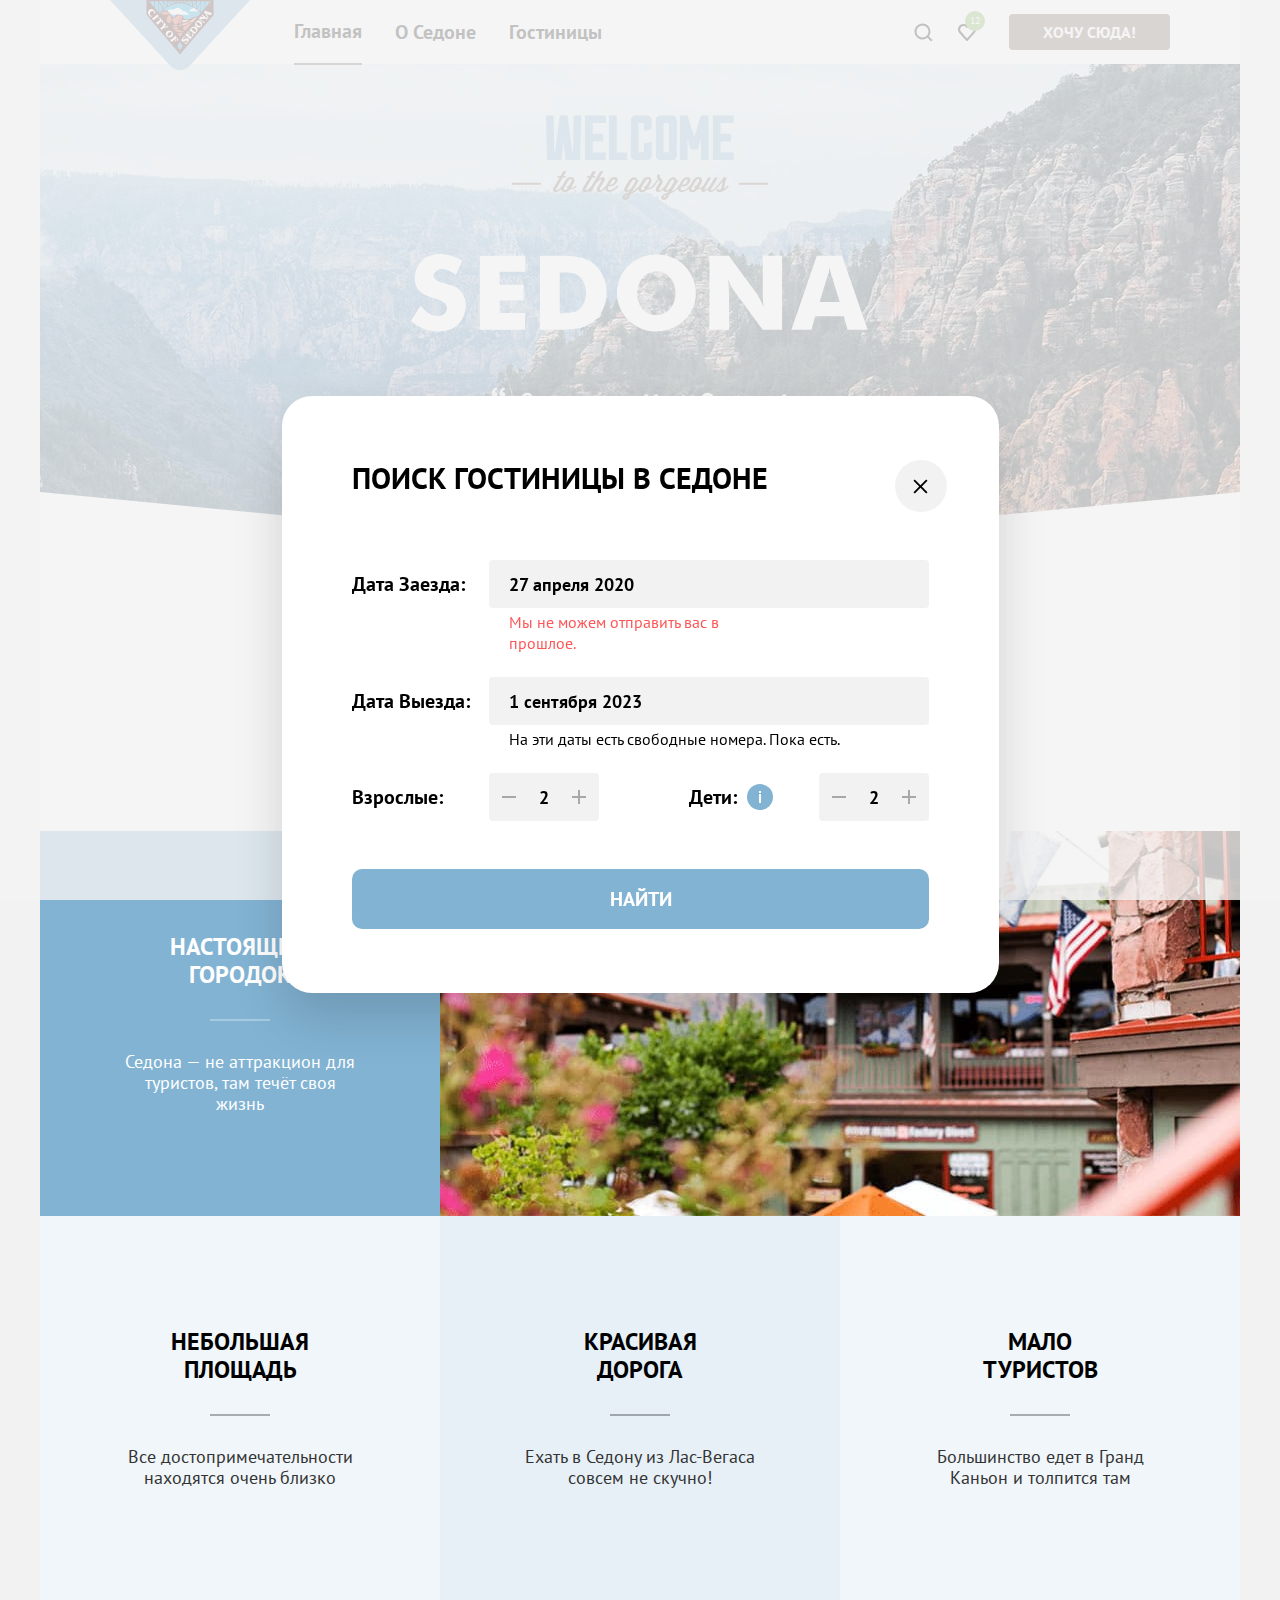
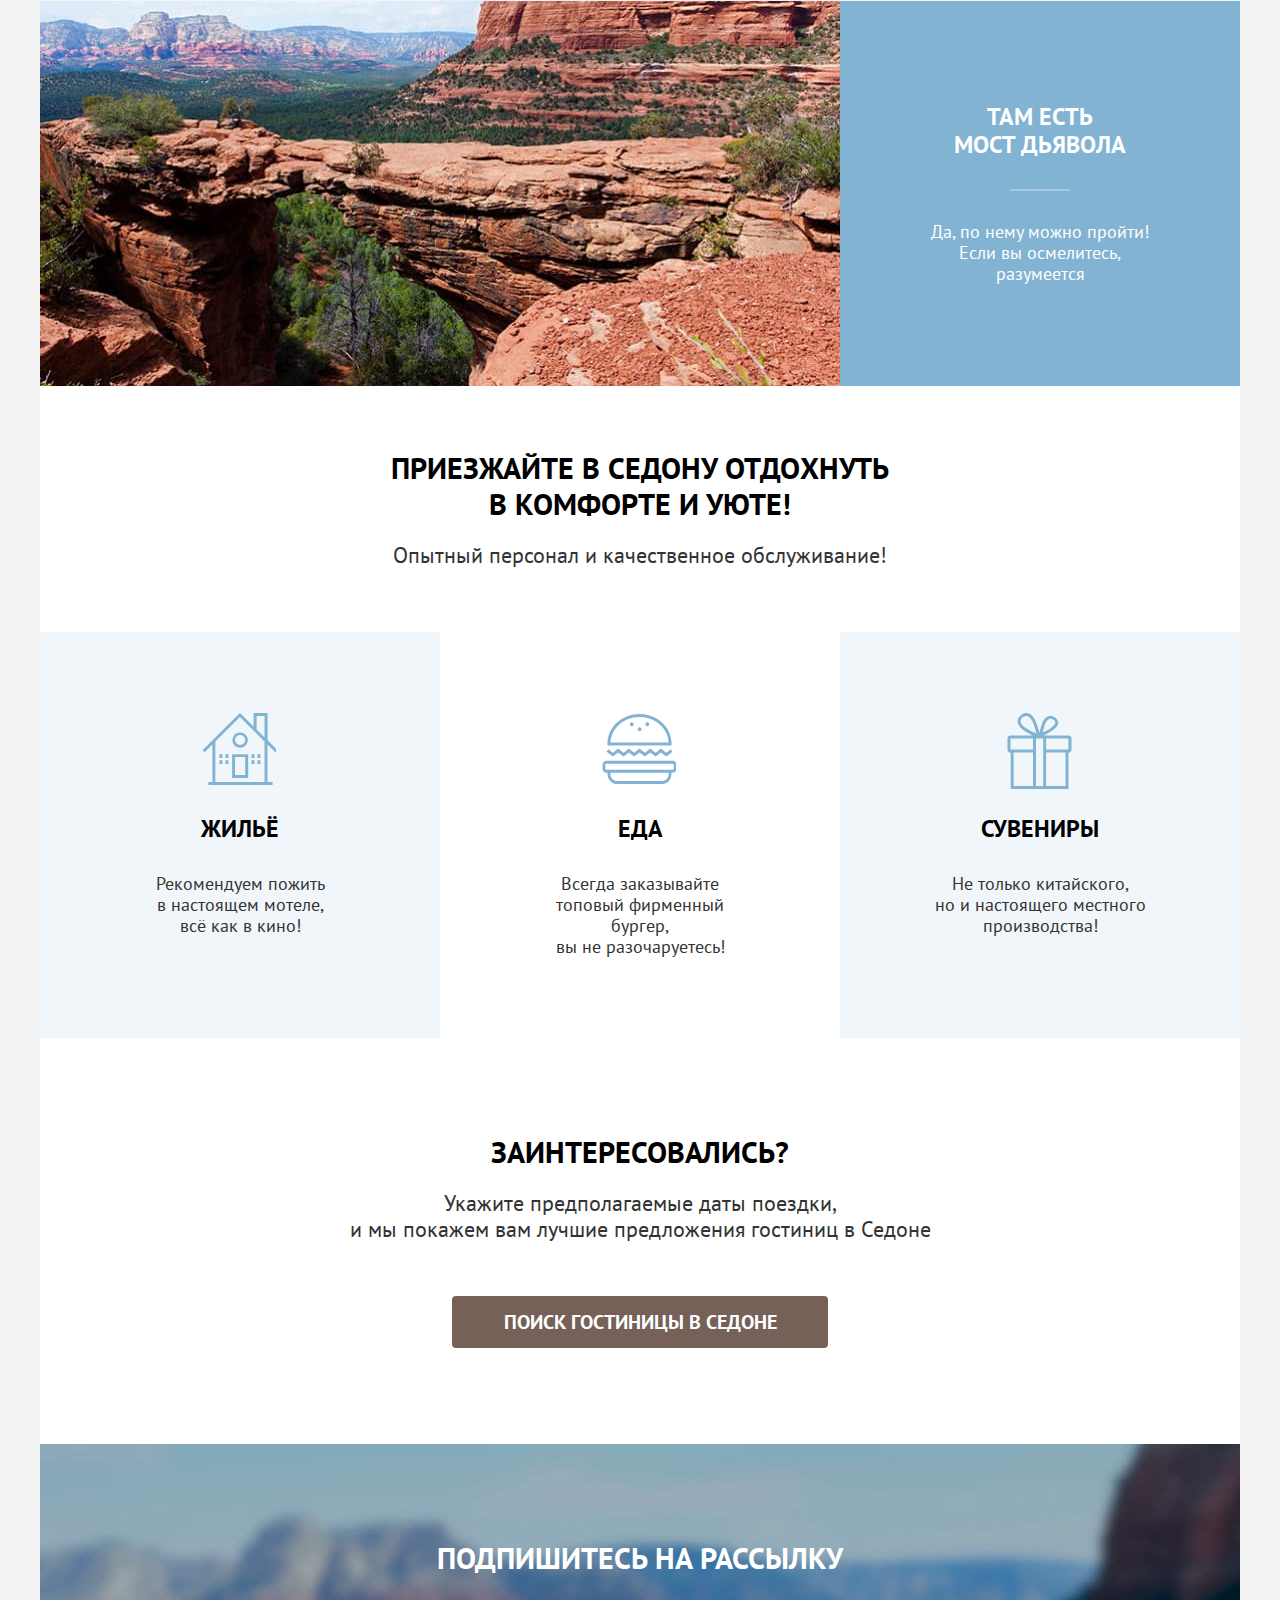
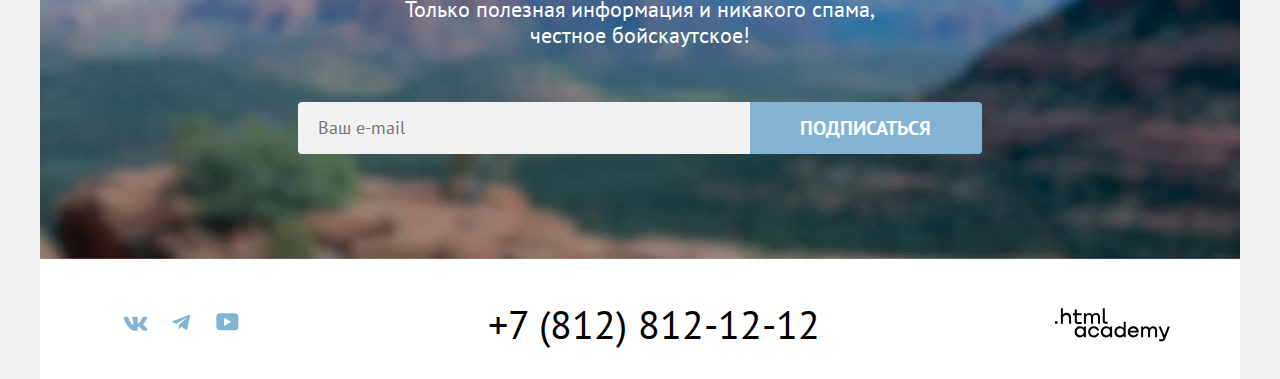
<file: 1/modal.html>
<!DOCTYPE html>
<html lang="ru">

  <head>
    <meta charset="utf-8">
    <title>Город Седона</title>
    <link rel="stylesheet" href="styles/styles.css">
    <link rel="icon" href="favicon.ico">
    <link rel="icon" type="image/png" sizes="32x32" href="images/favicon.png">
    <base href="https://htmlacademy-htmlcss.github.io/2496561-sedona-39/1/">
</head>

  <body>
    <div class="container">
      <header class="page-header" data-test="header">
        <nav class="navigation">
          <a class="navigation-logo navigation-logo-current link-status">
            <img class="page-header-logo" src="images/logos/logo.svg" width="140" height="70"
              alt="Логотип сайта Седона">
          </a>
          <ul class="navigation-list">
            <li class="navigation-item">
              <a class="navigation-link navigation-link-current link-status">Главная</a>
            </li>
            <li class="navigation-item">
              <a class="navigation-link link-status" href="#">О Седоне</a>
            </li>
            <li class="navigation-item">
              <a class="navigation-link link-status" href="catalog.html">Гостиницы</a>
            </li>
          </ul>
          <ul class="navigation-user">
            <li class="navigation-user-item">
              <a class="navigation-link link-search link-status" href="#">
                <span class="visually-hidden">Поиск</span>
              </a>
            </li>
            <li class="navigation-user-item">
              <a class="navigation-link link-likes link-status" href="#">
                <span class="visually-hidden">Понравившиеся гостиницы</span>
                <span class="likes-number">12</span></a>
            </li>
            <li class="navigation-user-item">
              <a class="navigation-link button button-here button-brown" href="modal.html">Хочу сюда!</a>
            </li>
          </ul>
        </nav>
      </header>

      <main class="main-container main-index" data-test="main">
        <section class="hero" data-test="hero">
          <h1 class="visually-hidden">Седона - город в Аризоне</h1>
          <img class="hero-logo" src="images/welcome.svg" width="458" height="352"
            alt="Добро пожаловать в великолепную Седону. Потому что Гранд-Каньон отстой!">
        </section>
        <section class="advantages" data-test="advantages">
          <h2 class="visually-hidden">Преимущества</h2>
          <div class="container-header">
            <p class="advantages-header">Седона — небольшой городок в Аризоне,<br>заслуживающий большего!</p>
            <p class="advantages-header-description">Рассмотрим причины, по которым Седона круче, чем Гранд-Каньон!</p>
          </div>
          <ul class="advantages-list">
            <li class="advantages-item advantages-dark">
              <div class="container-advantages-dark">
                <h3 class="advantages-title-dark">Настоящий городок</h3>
                <p class="advantages-description-dark">Седона — не аттракцион для туристов, там течёт своя жизнь</p>
              </div>
              <img src="images/advantages/advantages-1.jpg" width="800" height="385"
                alt="Вид из балкона на дом на фоне горы">
            </li>
            <li class="advantages-item advantages-light">
              <div class="container-advantages">
                <h3 class="advantages-title-light">Небольшая площадь</h3>
                <p class="advantages-description-light">Все достопримечательности находятся очень близко</p>
              </div>
            </li>
            <li class="advantages-item advantages-midle">
              <div class="container-advantages">
                <h3 class="advantages-title-midle">Красивая<br>дорога</h3>
                <p class="advantages-description-midle">Ехать в Седону из Лас-Вегаса совсем не скучно!</p>
              </div>
            </li>
            <li class="advantages-item advantages-light">
              <div class="container-advantages">
                <h3 class="advantages-title-light">Мало<br>туристов</h3>
                <p class="advantages-description-light">Большинство едет в Гранд Каньон и толпится там</p>
              </div>
            </li>
            <li class="advantages-item advantages-dark reverses">
              <div class="container-advantages-dark">
                <h3 class="advantages-title-dark">Там есть<br>мост дьявола</h3>
                <p class="advantages-description-dark">Да, по нему можно пройти! Если вы осмелитесь, разумеется</p>
              </div>
              <img src="images/advantages/advantages-2.jpg" width="800" height="385" alt="Мост Дьявола">
            </li>
          </ul>
        </section>
        <section class="services">
          <div class="container-services">
            <h2 class="services-title">Приезжайте в Седону отдохнуть<br>в комфорте и уюте!</h2>
            <p class="services-description-title">Опытный персонал и качественное обслуживание!</p>
          </div>
          <ul class="services-list">
            <li class="services-item services-item-housing">
              <div class="services-container">
                <h3 class="services-name">Жильё</h3>
                <p class="services-description">Рекомендуем пожить<br>в настоящем мотеле,<br>всё как в кино!</p>
              </div>
            </li>
            <li class="services-item services-item-food">
              <div class="services-container">
                <h3 class="services-name">Еда</h3>
                <p class="services-description">Всегда заказывайте<br>топовый фирменный бургер,<br>вы не разочаруетесь!
                </p>
              </div>
            </li>
            <li class="services-item services-item-souvenirs">
              <div class="services-container">
                <h3 class="services-name">Сувениры</h3>
                <p class="services-description">Не только китайского,<br>но и настоящего местного<br>производства!</p>
              </div>
            </li>
          </ul>
        </section>
        <section class="hotel-search" data-test="search">
          <div class="container-search">
            <h2 class="hotel-search-title">Заинтересовались?</h2>
            <p class="hotel-search-description">Укажите предполагаемые даты поездки,<br>и мы покажем вам лучшие
              предложения
              гостиниц в Седоне</p>
            <a class="hotel-search button button-link button-brown" href="catalog.html">Поиск гостиницы в седоне</a>
          </div>
        </section>
        <section class="subscription" data-test="subscribe">
          <div class="subscription-container">
            <h2 class="subscription-title">Подпишитесь на рассылку</h2>
            <p class="subscription-description">Только полезная информация и никакого спама,<br>честное бойскаутское!</p>
          </div>
          <form class="subscription-form" action="https://echo.htmlacademy.ru/" method="post">
            <label class="visually-hidden" for="user-email">Ваш e-mail</label>
            <input class="button field" type="email" name="e-mail" id="user-email" placeholder="Ваш e-mail" required>
            <button class="button button-subscription button-blue" type="submit">Подписаться</button>
          </form>
        </section>
      </main>

      <footer class="page-footer" data-test="footer">
        <section class="footer-social">
          <h2 class="visually-hidden">Социальные сети</h2>
          <ul class="footer-social-list">
            <li class="footer-social-item">
              <a class="footer-social-link social-vk" href="https://vk.com/htmlacademy" target="_blank" rel="noreferrer noopener">
                <span class="visually-hidden">Вконтакте</span>
                <svg width="24" height="15" xmlns="http://www.w3.org/2000/svg">
                  <path fill-rule="evenodd" clip-rule="evenodd"
                    d="M24.12 1.8c.16-.54 0-.94-.8-.94H20.7c-.67 0-.98.34-1.15.73 0 0-1.33 3.2-3.22 5.27-.61.6-.9.8-1.23.8-.16 0-.41-.2-.41-.75v-5.1c0-.66-.19-.95-.74-.95H9.82c-.42 0-.67.3-.67.59 0 .62.95.76 1.04 2.51v3.8c0 .83-.15.98-.48.98-.9 0-3.06-3.2-4.34-6.88-.25-.72-.5-1-1.18-1H1.57c-.75 0-.9.34-.9.73 0 .68.89 4.07 4.14 8.55 2.17 3.06 5.23 4.72 8 4.72 1.68 0 1.88-.37 1.88-1v-2.32c0-.74.16-.88.7-.88.38 0 1.05.19 2.6 1.66 1.79 1.75 2.08 2.54 3.08 2.54h2.63c.75 0 1.12-.37.9-1.1-.23-.72-1.08-1.77-2.2-3.02-.62-.71-1.54-1.48-1.82-1.86-.39-.5-.28-.71 0-1.15 0 0 3.2-4.42 3.54-5.93Z" />
                </svg>
              </a>
            </li>
            <li class="footer-social-item">
              <a class="footer-social-link social-telegram" href="https://t.me/htmlacademy " target="_blank" rel="noreferrer noopener">
                <span class="visually-hidden">Телеграмм</span>
                <svg width="18" height="17" viewBox="0 0 18 17" xmlns="http://www.w3.org/2000/svg">
                  <path
                    d="M16.785 0.955705L0.840489 7.1042C-0.247661 7.54126 -0.241365 8.14828 0.640845 8.41897L4.73445 9.69597L14.2058 3.72014C14.6537 3.44766 15.0629 3.59424 14.7265 3.89281L7.05283 10.8183H7.05103L7.05283 10.8192L6.77045 15.0387C7.18413 15.0387 7.36669 14.8489 7.59871 14.625L9.58705 12.6915L13.7229 15.7464C14.4855 16.1664 15.0332 15.9506 15.2229 15.0405L17.9379 2.2453C18.2158 1.13107 17.5126 0.626562 16.785 0.955705Z" />
                </svg>
              </a>
            </li>
            <li class="footer-social-item">
              <a class="footer-social-link social-youtube" href="https://www.youtube.com/user/htmlacademyru" target="_blank" rel="noreferrer noopener">
                <span class="visually-hidden">Ютуб</span>
                <svg width="23" height="18" viewBox="0 0 23 18" xmlns="http://www.w3.org/2000/svg">
                  <path
                    d="M18.9402 0.356445H3.50738C1.64668 0.356445 0.333252 1.9502 0.333252 3.75645V13.8502C0.333252 15.7627 1.64668 17.3564 3.50738 17.3564H19.1591C20.8009 17.3564 22.3333 15.7627 22.3333 13.9564V3.75645C22.1143 1.9502 20.8009 0.356445 18.9402 0.356445ZM7.99494 12.8939V4.81894L15.3283 8.85645L7.99494 12.8939Z" />
                </svg>
              </a>
            </li>
          </ul>
        </section>
        <section class="footer-contacts">
          <h2 class="visually-hidden">Контактный номер телефона</h2>
          <a class="phone" href="tel:+78128121212">+7 (812) 812-12-12</a>
        </section>
        <section class="footer-autors-logo">
          <h2 class="visually-hidden">Сайт автора</h2>
          <a class="autors-logo" href="https://htmlacademy.ru/" target="_blank" rel="noreferrer noopener">
            <svg width="115" height="34" xmlns="http://www.w3.org/2000/svg">
              <path
                d="M0 13.26v2.6h2.5v-2.6H0ZM11.6 4.86c-1.6 0-2.8.7-3.6 1.7h-.1V.36h-2v15.5h2v-5.3c0-2.1 1.3-3.6 3.3-3.6 1.8 0 2.9 1.4 2.9 3.2v5.7h2v-6.1c.1-3-1.8-4.9-4.5-4.9ZM26.6 5.16h-4.8v-3.7h-2v3.8h-1.9v2h1.9v6c0 1.7 1 2.7 2.7 2.7h4.1v-2h-3.7c-.7 0-1.1-.4-1.1-1.1v-5.7h4.8v-2ZM41.1 4.96c-1.6 0-2.9.8-3.5 2.1h-.1c-.6-1.2-1.8-2.1-3.4-2.1-1.4 0-2.5.8-3.1 1.8h-.1v-1.6H29v10.6h2v-5.4c0-2 1-3.5 2.6-3.5 1.5 0 2.4 1 2.4 2.6v6.3h2v-5.6c0-2.4 1.4-3.3 2.6-3.3 1.5 0 2.4 1 2.4 2.6v6.3h2v-6.5c.1-2.5-1.4-4.3-3.9-4.3ZM47.8 13.06c0 1.7 1 2.7 2.8 2.7h2v-2h-1.7c-.7 0-1.1-.4-1.1-1.1V.36h-2v12.7ZM28.9 20.06c-.9-1.1-2.2-1.8-3.9-1.8-3.1 0-5.4 2.3-5.4 5.6s2.3 5.6 5.4 5.6c1.8 0 3-.8 3.8-1.9h.1v1.6h2v-10.6h-2v1.5Zm-3.6 7.4c-2.2 0-3.6-1.6-3.6-3.6s1.4-3.6 3.6-3.6 3.6 1.6 3.6 3.6c0 1.9-1.4 3.6-3.6 3.6ZM44.2 22.36c-.5-2.4-2.6-4.1-5.4-4.1a5.4 5.4 0 0 0-5.6 5.6c0 3.1 2.2 5.6 5.6 5.6 2.8 0 4.9-1.8 5.4-4.2h-2.1a3.4 3.4 0 0 1-3.3 2.3c-2.2 0-3.6-1.6-3.6-3.6s1.4-3.6 3.6-3.6c1.6 0 2.8 1 3.3 2.2h2.1v-.2ZM55.1 20.06c-.9-1.1-2.2-1.8-3.9-1.8-3.1 0-5.4 2.3-5.4 5.6s2.3 5.6 5.4 5.6c1.8 0 3-.8 3.8-1.9h.1v1.6h2v-10.6h-2v1.5Zm-3.6 7.4c-2.2 0-3.6-1.6-3.6-3.6s1.4-3.6 3.6-3.6 3.6 1.6 3.6 3.6c0 1.9-1.5 3.6-3.6 3.6ZM68.7 20.16c-.9-1.1-2.2-1.9-3.9-1.9-3.1 0-5.4 2.3-5.4 5.6s2.2 5.6 5.4 5.6c1.7 0 3-.8 3.8-1.8h.1v1.5h2v-15.4h-2v6.4Zm-3.6 7.3c-2.2 0-3.6-1.6-3.6-3.6s1.4-3.6 3.6-3.6 3.6 1.6 3.6 3.6c-.1 2-1.5 3.6-3.6 3.6ZM78.3 18.26c-3.3 0-5.5 2.5-5.5 5.6 0 3 2.1 5.6 5.5 5.6 2.5 0 4.5-1.3 5.2-3.6h-2.1c-.5 1-1.6 1.6-3 1.6-1.9 0-3.3-1.3-3.4-2.9h8.8c.2-3.6-2-6.3-5.5-6.3Zm0 1.9c1.7 0 3 1 3.3 2.6h-6.5c.3-1.5 1.5-2.6 3.2-2.6ZM98.2 18.26c-1.6 0-2.9.8-3.6 2h-.1c-.6-1.2-1.8-2-3.4-2-1.4 0-2.5.7-3.1 1.8v-1.5h-1.9v10.6h2v-5.4c0-2 1-3.4 2.6-3.5 1.5 0 2.4 1 2.4 2.6v6.3h2v-5.6c0-2.4 1.4-3.3 2.6-3.3 1.5 0 2.4 1 2.4 2.6v6.3h2v-6.5c.1-2.6-1.4-4.4-3.9-4.4ZM109.4 27.36l-3.6-8.9h-2.2l4.8 11.6c-.3.9-.7 1.2-1.7 1.2h-2.5v2h2.5c1.8 0 2.8-.8 3.5-2.6l4.7-12.2h-2.1l-3.4 8.9Z" />
            </svg>
          </a>
        </section>
      </footer>
    </div>
      <div class="modal-container" data-test="modal">
        <div class="modal modal-hotel-search">
          <button class="modal-close-button" type="button">
            <span class="visually-hidden">Закрыть</span>
          </button>
          <section class="modal-content">
            <h2 class="modal-title">Поиск гостиницы в Седоне</h2>
            <form class="form-booking" action="https://echo.htmlacademy.ru/" method="post">
              <p class="modal-fieldset fieldset-date">
                <label class="modal-label" for="arrival-date">Дата Заезда:</label>
                <input class="modal-input input-date" type="text" id="arrival-date" name="arrival-date"
                  placeholder="Укажите дату" value="27 апреля 2020" required>
                <span class="text-message text-error">Мы не можем отправить вас в прошлое.</span>
              </p>
              <p class="modal-fieldset fieldset-date">
                <label class="modal-label" for="departure-date">Дата Выезда:</label>
                <input class="modal-input input-date" type="text" id="departure-date" name="departure-date"
                  placeholder="Укажите дату" value="1 сентября 2023" required>
                <span class="text-message">На эти даты есть свободные номера. Пока есть.</span>
              </p>
              <div class="modal-family-container">
                <div class="container-adults">
                  <label class="modal-label" for="adults">Взрослые:</label>
                  <div class="container-guests">
                    <button class="minus-button minus-plus" type="button">
                      <span class="visually-hidden">Уменьшить количество</span>
                    </button>
                    <input class="modal-input input-guests" type="number" id="adults" name="adults" min="0" max="10"
                      placeholder="0" value="2">
                    <button class="plus-button minus-plus" type="button">
                      <span class="visually-hidden">Увеличить количество</span>
                    </button>
                  </div>
                </div>
                <div class="container-children">
                  <label class="modal-label" for="children">Дети:</label>
                  <button class="tooltip-button" type="button"></button>
                  <span class="tooltip-text">Укажите количество детей, которые будут с вами, возраст которых от 6 до 18
                    лет. Дети до 6 лет размещаются бесплатно.</span>
                  <div class="container-guests">
                    <button class="minus-button minus-plus" type="button">
                      <span class="visually-hidden">Уменьшить количество</span>
                    </button>
                    <input class="modal-input input-guests" type="number" id="children" name="children" min="0" max="10"
                      placeholder="0" value="2">
                    <button class="plus-button minus-plus" type="button">
                      <span class="visually-hidden">Увеличить количество</span>
                    </button>
                  </div>
                </div>
              </div>
              <button class="button modal-button button-blue" type="submit">Найти</button>
            </form>
          </section>
        </div>
      </div>
  </body>

</html>
</file>
<file: styles/styles.css>
@font-face {
  font-family: "PT Sans";
  font-style: normal;
  font-weight: 400;
  src: url("../fonts/ptsans-400.woff2") format("woff2");
  font-display: swap;
}

@font-face {
  font-family: "PT Sans";
  font-style: normal;
  font-weight: 700;
  src: url("../fonts/ptsans-700.woff2") format("woff2");
  font-display: swap;
}

*,
*::before,
*::after {
  box-sizing: border-box;
}

img {
  max-width: 100%;
  height: auto;
  object-fit: contain;
}

.visually-hidden {
  position: absolute;
  width: 1px;
  height: 1px;
  margin: -1px;
  padding: 0;
  border: 0;
  clip: rect(0 0 0 0);
  overflow: hidden;
}

html {
  height: 100%;
}

body {
  font-family: "PT Sans", sans-serif;
  font-size: 18px;
  line-height: 21px;
  color: #000000;
  background-color: #f2f2f2;
  margin: 0;
  height: 100%;
}

.button {
  font-family: inherit;
  font-size: 16px;
  font-weight: 700;
  line-height: 20px;
  text-align: center;
  align-items: center;
  padding: 8px 50px;
  text-transform: uppercase;
  border-radius: 4px;
}

.container {
  display: flex;
  flex-direction: column;
  width: 1200px;
  margin: 0 auto;
  background-color: #ffffff;
  min-height: 100%;
}

.page-header {
  width: 1200px;
}

.navigation {
  width: 100%;
  display: flex;
  margin: 0;
  min-height: 64px;
  padding-left: 70px;
  padding-right: 70px;
  justify-content: flex-start;
}

.navigation-logo {
  position: absolute;
}

.navigation-list {
  display: flex;
  flex-direction: row;
  flex-wrap: wrap;
  width: 768px;
  align-items: center;
  padding-left: 169px;
  margin: 0;
  list-style: none;
}

.navigation-link {
  display: block;
  font-size: 20px;
  line-height: 24px;
  font-weight: 700;
  color: inherit;
  background-color: #ffffff;
  text-decoration: none;
}

.link {
  padding: 19px 16px;
}

.navigation-user {
  display: flex;
  flex-direction: row;
  flex-wrap: wrap;
  align-items: center;
  min-width: 268px;
  padding: 0;
  margin: 0;
  margin-left: auto;
  list-style: none;
}

.navigation-link-current::after {
  position: relative;
  content: '';
  top: auto;
  right: 0;
  bottom: -20px;
  display: block;
  height: 2px;
  background-color: #756257;
  border: 0;
  transform: none;
}


.link-search {
  display: block;
  background-image: url(../images/header-icon/search.svg);
  background-size: auto;
  background-repeat: no-repeat;
  background-position: center;
  background-color: #ffffff;
  color: #000000;
  width: 44px;
  height: 64px;
}

.link-likes {
  display: block;
  background-image: url(../images/header-icon/heart.svg);
  background-size: auto;
  background-repeat: no-repeat;
  background-position: center;
  background-color: #ffffff;
  color: #000000;
  width: 44px;
  height: 64px;
}

.likes-number {
  font-size: 10px;
  line-height: 10px;
  font-weight: 400;
  width: 20px;
  height: 20px;
  position: relative;
  top: 11px;
  left: 20px;
  display: flex;
  justify-content: center;
  align-items: center;
  color: #ffffff;
  border-radius: 10px;
  background-color: #7DB54F;
}

.button.button-here {
  font-size: 16px;
  line-height: 20px;
  border: none;
  color: #ffffff;
  padding: 8px 34px;
  background-color: #756157;
  margin-left: 20px;
}

.main-container {
  flex-grow: 1;
}

.hero {
  background-color: #000000;
  color: #ffffff;
  background-image: url(../images/backgrounds/background-welcome.svg), url(../images/backgrounds/background-welcome.jpg);
  text-align: center;
  background-size: 100% auto;
  background-repeat: no-repeat;
  height: 485px;
  padding-left: 171px;
  padding-right: 171px;
  padding-top: 51px;
  padding-bottom: 82px;
  background-position: left bottom, left top;
}

.container-header {
  text-align: center;
  padding: 69px 200px 90px 200px;
}

.advantages-header {
  font-size: 30px;
  line-height: 36px;
  font-weight: 700;
  margin: 0;
  margin-bottom: 25px;
  text-transform: uppercase;
}

.advantages-header-description {
  font-size: 22px;
  line-height: 26px;
  margin: 0;
  font-weight: 400;
  color: #333333;
}

.advantages-list {
  display: flex;
  flex-direction: row;
  flex-wrap: wrap;
  list-style: none;
  margin: 0;
  padding: 0;
}

.container-advantages-dark {
  text-align: center;
  width: 400px;
  min-height: 385px;
  padding: 102px 85px;
  margin: 0;
}

.container-advantages {
  text-align: center;
  width: 400px;
  min-height: 385px;
  padding: 112px 85px;
  margin: 0;
}

.advantages-dark {
  display: flex;
  flex-direction: row;
  flex-wrap: wrap;
  width: 100%;
  background-color: #82B3D3;
}

.advantages-dark.reverses {
  display: flex;
  flex-direction: row-reverse;
  flex-wrap: wrap;
  width: 100%;
  background-color: #82B3D3;
}

.advantages-title-dark {
  font-size: 24px;
  line-height: 28px;
  font-weight: 700;
  color: #ffffff;
  text-transform: uppercase;
  margin: 0;
  padding-bottom: 30px;
}

.advantages-title-dark::after {
  position: relative;
  content: '';
  top: auto;
  right: -85px;
  bottom: -30px;
  display: block;
  height: 2px;
  width: 60px;
  background-color: #FFFFFF4D;
  border: 0;
  transform: none;
}

.advantages-description-dark {
  font-weight: 400;
  color: #ffffff;
  margin: 0;
  padding-top: 30px;
}

.advantages-light {
  background: #83B3D31F;
}

.advantages-title-light {
  font-size: 24px;
  line-height: 28px;
  font-weight: 700;
  text-transform: uppercase;
  margin: 0;
  padding-bottom: 30px;
}

.advantages-title-light::after {
  position: relative;
  content: '';
  top: auto;
  right: -85px;
  bottom: -30px;
  display: block;
  height: 2px;
  width: 60px;
  background-color: #0000004D;
  ;
  border: 0;
  transform: none;
}

.advantages-description-light {
  font-weight: 400;
  color: #333333;
  margin: 0;
  padding-top: 30px;
}

.advantages-midle {
  background-color: #83B3D333;
}

.advantages-title-midle {
  font-size: 24px;
  line-height: 28px;
  font-weight: 700;
  color: #000000;
  text-transform: uppercase;
  margin: 0;
  padding-bottom: 30px;
}

.advantages-title-midle::after {
  position: relative;
  content: '';
  top: auto;
  right: -85px;
  bottom: -30px;
  display: block;
  height: 2px;
  width: 60px;
  background-color: #0000004D;
  border: 0;
  transform: none;
}

.advantages-description-midle {
  font-weight: 400;
  color: #333333;
  margin: 0;
  padding-top: 30px;
}

.container-services {
  text-align: center;
  padding: 64px 250px;
}

.services-title {
  font-size: 30px;
  line-height: 36px;
  font-weight: 700;
  margin: 0;
  margin-bottom: 20px;
  text-transform: uppercase;
}

.services-description-title {
  font-size: 22px;
  line-height: 26px;
  font-weight: 400;
  margin: 0;
  color: #333333;
}

.services-list {
  display: flex;
  flex-direction: row;
  flex-wrap: wrap;
  list-style: none;
  margin: 0;
  padding: 0;
  background-color: #83B3D31F;
}

.services-item {
  max-width: 400px;
  min-height: 385px;
  margin: 0;
  padding: 0;
}

.services-container {
  display: flex;
  flex-direction: row;
  flex-wrap: wrap;
  padding: 183px 85px 81px 85px;
  justify-content: center;
  text-align: center;
}

.services-item-housing {
  background-image: url(../images/advantages/advantage-icon-1.svg);
  margin: 0;
  background-size: auto, contain;
  display: block;
  background-repeat: no-repeat;
  background-position-x: 161px;
  background-position-y: 81px;
}

.services-item-food {
  background-image: url(../images/advantages/advantage-icon-2.svg);
  margin: 0;
  background-size: auto, contain;
  display: block;
  background-repeat: no-repeat;
  background-color: #ffffff;
  background-position-x: 161px;
  background-position-y: 81px;
}

.services-item-souvenirs {
  background-image: url(../images/advantages/advantage-icon-3.svg);
  margin: 0;
  background-size: auto, contain;
  display: block;
  background-repeat: no-repeat;
  background-position-x: 161px;
  background-position-y: 81px;
}

.services-name {
  font-size: 24px;
  line-height: 28px;
  font-weight: 700;
  text-transform: uppercase;
  margin: 0;
  margin-bottom: 30px;
}

.services-description {
  font-weight: 400;
  color: #333333;
  margin: 0;
}


.container-search {
  padding: 96px 200px;
  text-align: center;
}

.hotel-search-title {
  font-size: 30px;
  line-height: 36px;
  font-weight: 700;
  margin: 0;
  margin-bottom: 20px;
  text-transform: uppercase;
}

.hotel-search-description {
  font-size: 22px;
  line-height: 26px;
  font-weight: 400;
  margin: 0;
  margin-bottom: 54px;
  color: #333333;
}

.button.button-link {
  display: block;
  font-size: 20px;
  line-height: 36px;
  width: 376px;
  height: 52px;
  margin: auto;
  color: #ffffff;
  background-color: #756157;
  text-decoration: none;
}

.subscription {
  background-color: #000000;
  color: #ffffff;
  background-image: url(../images/backgrounds/subscribe-background.jpg);
  text-align: center;
  min-height: 415px;
  background-size: 100% auto;
  background-repeat: no-repeat;
}

.subscription-container {
  padding: 96px 300px 54px 300px;
  color: #ffffff;
}

.subscription-title {
  font-size: 30px;
  line-height: 36px;
  font-weight: 700;
  margin: 0;
  margin-bottom: 20px;
  text-transform: uppercase;
}

.subscription-description {
  font-size: 22px;
  line-height: 26px;
  font-weight: 400;
  margin: 0;
}

.subscription-form {
  display: flex;
  flex-direction: row;
  min-width: 684px;
  min-height: 52px;
  justify-content: center;
}

.button.field {
  display: flex;
  flex-direction: row;
  font-size: 18px;
  line-height: 24px;
  font-weight: 400;
  text-align: left;
  border-radius: 4px 0 0 4px;
  padding: 12px 20px;
  width: 452px;
  background-color: #F2F2F2;
  text-transform: none;
  border: none;
}

.button.button-subscription {
  display: flex;
  flex-direction: row;
  font-size: 20px;
  line-height: 36px;
  border-radius: 0 4px 4px 0;
  width: 232px;
  height: 52px;
  left: 452px;
  color: #ffffff;
  background-color: #82B3D3;
  text-decoration: none;
  border: none;
  cursor: pointer;
}

.page-footer {
  display: flex;
  flex-direction: row;
  flex-wrap: wrap;
  width: 100%;
  min-height: 120px;
  padding: 40px 70px 30px 70px;
}

.footer-social {
  display: flex;
  flex-wrap: wrap;
}

.footer-social-list {
  display: flex;
  flex-direction: row;
  flex-wrap: wrap;
  justify-content: space-around;
  align-items: center;
  list-style: none;
  width: 142px;
  min-height: 40px;
  padding: 0;
  margin: 0;
}

.footer-social-link {
  fill: #83B3D3;
}

.social-vk {
  padding: 13px 12px;
}

.social-telegram {
  padding: 12px 14px;
}

.social-youtube {
  padding: 11px 12px;
}

.footer-social-link:hover svg,
.footer-social-link:focus svg {
  fill: #68A2CA;
}

.footer-social-link:active svg {
  fill: #68A2CA4D;
}

.footer-contacts {
  display: flex;
  flex-wrap: wrap;
  align-items: center;
  text-align: center;
  width: 720px;
  min-height: 50px;
  margin-left: 42px;
}

.phone {
  font-size: 40px;
  line-height: 40px;
  font-weight: 400;
  width: 720px;
  text-decoration: none;
  color: inherit;
}

.phone:hover,
.phone:focus {
  color: #756157;
}

.phone:active {
  color: #7561574D;
}

.footer-autors-logo {
  display: flex;
  align-items: center;
  width: 115px;
  min-height: 33px;
  margin: 0;
  margin-left: auto;
}

.autors-logo {
  height: 33px;
}

.autors-logo:hover svg,
.autors-logo:focus svg {
  fill: #756157;
}

.autors-logo:active svg {
  fill: #7561574D;
}

.main-catalog {
  background-image: url(../images/backgrounds/filtr-background.jpg);
  background-color: #E5E5E5;
  color: #ffffff;
  background-size: cover;
  background-repeat: no-repeat;
  padding: 35px 70px 70px 70px;
}

.inner-header {
  width: 100%;
  padding-bottom: 40px;
}

.inner-header-title {
  font-size: 60px;
  line-height: 78px;
  font-weight: 700;
  min-height: 78px;
  margin: 0;
  margin-bottom: 8px;
  color: #ffffff;
}

.breadcrumbs-list {
  display: flex;
  flex-direction: row;
  flex-wrap: wrap;
  align-items: center;
  list-style: none;
  padding: 0;
  margin: 0;
}

.breadcrumbs-link {
  fill: #ffffff;
}

.breadcrumbs-link:hover {
  fill: #FFFFFF99;
}

.breadcrumbs-link:focus {
  fill: #ffffff;
}

.breadcrumbs-link:active {
  fill: #FFFFFF4D;
}

.breadcrumbs-item-list {
  margin-left: 31px;
  position: relative;
}

.breadcrumbs-item-list::before {
  position: absolute;
  content: "";
  background-image: url(../images/breadcrumbs.svg);
  width: 7px;
  min-height: 10px;
  background-size: contain;
  background-repeat: no-repeat;
  top: 5px;
  left: -19px;
}

.breadcrumbs-link-current {
  display: block;
  font-size: 16px;
  line-height: 21px;
  font-weight: 400;
  min-height: 21px;
}

.breadcrumbs-link-current:hover {
  color: #FFFFFF99;
}

.breadcrumbs-link-current:focus {
  color: #ffffff;
}

.breadcrumbs-link-current:active {
  color: #FFFFFF4D;
}

.catalog-filter {
  display: flex;
  flex-direction: row;
  flex-wrap: wrap;
  gap: 70px;
}

.catalog-filter-group {
  display: flex;
  flex-direction: row;
  flex-wrap: wrap;
  width: 150px;
  min-height: 157px;
  border: none;
  padding: 0;
  margin: 0;
}

.catalog-filter-title {
  font-size: 20px;
  line-height: 24px;
  font-weight: 700;
  text-align: left;
  padding: 0;
  margin-bottom: 32px;
}

.catalog-filter-list {
  display: flex;
  flex-direction: column;
  flex-wrap: wrap;
  font-size: 18px;
  line-height: 23px;
  font-weight: 400;
  width: 150px;
  min-height: 101px;
  text-align: left;
  list-style: none;
  margin: 0;
  padding: 0;
  gap: 16px;
}

.control {
  position: relative;
  display: block;
  padding-left: 36px;
}

.control-mark {
  position: absolute;
  top: 2px;
  left: -1px;
  width: 20px;
  height: 20px;
  background: #ffffff;
  border-radius: 4px;
  cursor: pointer;
}

.catalog-filter-item:hover {
  opacity: 70%;
}

.control-input:focus + .control-mark {
  background-color: #ffffff;
  outline: 3px solid #83B3D3;
  border-radius: 4px;
}

.catalog-filter-item:active {
  opacity: 30%;
}

.control-input:disabled + .control-mark {
  opacity: 20%;
  cursor: default;
}

.catalog-filter-item:has(.control-input:disabled) {
  opacity: 20%;
  cursor: default;
}

.control-input[type="checkbox"]:checked + .control-mark::before {
  position: absolute;
  content: "";
  left: 4px;
  top: 5px;
  width: 12px;
  height: 7px;
  border-left: 2px solid #3F5E72;
  border-bottom: 2px solid #3F5E72;
  transform: rotate(-45deg);
}

.control-input[type="radio"] + .control-mark {
  border-radius: 50%;
}

.control-input[type="radio"]:checked + .control-mark::before {
  position: absolute;
  content: "";
  top: 5px;
  left: 5px;
  width: 10px;
  height: 10px;
  background-color: #3F5E72;
  border-radius: 50%;
}

.catalog-filter-group.group-price {
  position: relative;
  width: 288px;
  min-height: 160px;
  font-size: 18px;
  line-height: 23px;
  font-weight: 400;
  text-align: left;
  list-style: none;
  margin-left: 69px;
}

.container-price {
  display: flex;
  margin-bottom: 36px;

}

.control-input-min {
  position: relative;
}

.control-input-max {
  position: relative;
}

.input-min {
  font-family: inherit;
  width: 143px;
  height: 48px;
  margin: 0;
  padding: 12px 20px;
  font-size: 18px;
  line-height: 24px;
  font-weight: 700;
  border-radius: 4px 0 0 4px;
  margin-right: 2px;
  border-width: 0;
}

.input-max {
  font-family: inherit;
  width: 143px;
  height: 48px;
  margin: 0;
  padding: 12px 20px;
  font-size: 18px;
  line-height: 24px;
  font-weight: 700;
  text-align: left;
  border-radius: 0 4px 4px 0;
  border-width: 0;
}

.input-min:hover {
  background-color: #E6E6E6;
}

.input-min:focus {
  outline: 3px solid #82B3D3;
  background-color: #E6E6E6;

}

.input-max:hover {
  background-color: #E6E6E6;
}

.input-max:focus {
  outline: 3px solid #82B3D3;
  background-color: #E6E6E6;
}

.input-from {
  position: absolute;
  top: 12px;
  right: 20px;
  color: #000000;
  opacity: 30%;

}

.input-before {
  position: absolute;
  top: 12px;
  right: 20px;
  color: #000000;
  opacity: 30%;
}

.range-input::-webkit-outer-spin-button,
.range-input::-webkit-inner-spin-button {
  appearance: none;
  margin: 0;
}

.range {
  position: absolute;
  top: 92px;
}

.range-scale {
  position: relative;
  width: 287px;
  height: 4px;
  background-color: rgba(255, 255, 255, 0.3);
}

.range-bar {
  position: absolute;
  height: 4px;
  background-color: #ffffff;
}

.range-toggle {
  position: absolute;
  width: 20px;
  height: 20px;
  background: #ffffff;
  border: none;
  border-radius: 4px;
  cursor: pointer;
}

.range-toggle:hover {
  box-shadow: 0 4px 10px 0 #00000040;
}

.range-toggle:focus {
  outline: 3px solid #82B3D3;
  box-shadow: 0 4px 10px 0 #00000040;
}

.range-toggle:active {
  outline: 2px solid #82B3D3;
  box-shadow: 0 7px 15px 0 #00000066;
}

.toggle-min {
  top: -8px;
  left: 0;
}

.toggle-max {
  top: -8px;
  right: 0;
}

.filter-button {
  display: flex;
  flex-direction: row;
  flex-wrap: wrap;
  width: 191px;
  height: 104px;
  border: none;
  gap: 32px;
  margin-left: auto;
  padding-top: 56px;
}

.button.button-apply {
  display: flex;
  flex-direction: row;
  flex-wrap: wrap;
  width: 191px;
  height: 36px;
  color: #ffffff;
  background-color: #82B3D3;
  border: none;
  cursor: pointer;
}

.button.button-reset {
  display: flex;
  flex-direction: row;
  flex-wrap: wrap;
  width: 191px;
  height: 36px;
  padding: 8px 58px;
  color: #ffffff;
  background-color: transparent;
  border: none;
  cursor: pointer;
}

.catalog {
  display: flex;
  flex-direction: row;
  flex-wrap: wrap;
  width: 1200px;
  padding: 0 70px;
}

.container-catalog {
  display: flex;
  flex-direction: row;
  flex-wrap: wrap;
  align-items: center;
  width: 100%;
  padding-top: 50px;
}

.catalog-title {
  font-weight: 700;
  font-size: 30px;
  line-height: 36px;
  min-height: 36px;
  text-transform: uppercase;
  margin: 0;
}

.select-control {
  font-family: inherit;
  font-weight: 400;
  font-size: 18px;
  line-height: 21px;
  color: #333333;
  display: block;
  width: 292px;
  min-height: 49px;
  padding: 12px 16px;
  border: 2px solid #E5E5E5;
  border-radius: 4px;
  cursor: pointer;
  appearance: none;
  margin-left: 200px;
  background-image: url(../images/selector-arrow.svg);
  background-size: 12px 9px;
  background-repeat: no-repeat;
  background-position: 256px;
}

.select-control:hover,
.select-control:focus {
  border: 2px solid #68A2CA
}

.select-control:disabled {
  border: 2px solid #0000004D;
  color: #0000004D;
  cursor: default;
}

.container-show {
  display: flex;
  flex-wrap: wrap;
  width: 160px;
  gap: 8px;
  margin: 0;
  padding: 0;
  margin-left: auto;
  padding-bottom: 1px;
  list-style: none
}

.button-card {
  display: block;
  background-image: url(../images/view-catalog/view-pictures-1.svg);
  width: 48px;
  height: 48px;
  background-position-x: center;
  background-position-y: center;
  border: 2px solid #000000;
  border-radius: 4px;
  background-size: auto;
  background-repeat: no-repeat;
}

.button-alone {
  display: block;
  background-image: url(../images/view-catalog/view-pictures-2.svg);
  width: 48px;
  height: 48px;
  background-position-x: center;
  background-position-y: center;
  border: 2px solid #E5E5E5;
  border-radius: 4px;
  background-size: auto;
  background-repeat: no-repeat;
}

.button-list {
  display: block;
  background-image: url(../images/view-catalog/view-pictures-3.svg);
  width: 48px;
  height: 48px;
  background-position-x: center;
  background-position-y: center;
  border: 2px solid #E5E5E5;
  border-radius: 4px;
  background-size: auto;
  background-repeat: no-repeat;
}

.button-show:hover {
  border: 2px solid #000000;
}

.button-show:focus {
  outline: none;
  border: 2px solid #68A2CA;
}

.button-show:active {
  border: 2px solid #000000;
}

.button-show:disabled {
  background-color: #b3b3b3;
  opacity: 30%;
  cursor: default;
}

.product-list {
  display: grid;
  grid-template-columns: repeat(3, 340px);
  list-style-type: none;
  margin: 0;
  padding: 40px 0;
  gap: 20px;
  border-bottom: 1px solid #E6E6E6;
}

.product-card {
  display: grid;
  grid-template-columns: repeat(2, 140px);
  grid-template-rows: 1fr;
  gap: 15px 20px;
  min-width: 340px;
  min-height: 438px;
  padding: 19px;
  border-radius: 4px;
  border: 1px solid #E6E6E6;
}

.product-card-link {
  text-decoration: none;
  grid-column: 1/-1;
}

.product-card-title {
  font-size: 24px;
  line-height: 28px;
  font-weight: 700;
  margin: 0;
  margin-top: 14px;
  color: #000000;
}

.card-description {
  width: 140px;
  height: 21px;
  font-weight: 400;
  text-align: left;
  color: #333333;
  margin: 0;
}

.card-price {
  width: 140px;
  height: 21px;
  text-align: right;
  font-weight: 400;
  color: #333333;
  margin: 0;
}

.button.button-details {
  padding: 8px 20px;
  color: #ffffff;
  background-color: #756157;
  text-decoration: none;
}

.button.button-favorites {
  padding: 8px 15px;
  color: #ffffff;
  background-color: #82B3D3;
  text-decoration: none;
}

.button.button-favorites-likes {
  padding: 8px 15px;
  color: #ffffff;
  background-color: #7DB54F;
  text-decoration: none;
}

.button.button-rating {
  font-weight: 400;
  padding: 9px 15px 8px 15px;
  color: #333333;
  background-color: #f2f2f2;
  margin: 0;
}

.stars {
  position: relative;
  display: block;
  margin: 0;
  align-self: stretch;
  height: 37px;
  width: 140px;
}

.stars::before {
  position: absolute;
  content: "";
  height: 17px;
  background-image: url(../images/vector-stars.svg);
  background-repeat: space no-repeat;
  top: 11px;
}

.four-stars::before {
  width: 89px;
}

.three-stars::before {
  width: 65px;
}

.two-stars::before {
  width: 42px;
}

.product-card-link:hover {
  opacity: 50%;
}

.product-card-link:focus {
  outline: 1px solid #000000;
}

.product-card-link:active {
  opacity: 30%;
}

.pagination {
  display: flex;
  flex-direction: row;
  flex-wrap: wrap;
  list-style: none;
  gap: 8px;
  margin: 0;
  padding-inline-start: 0;
  padding: 40px 0 60px 0;
}

.pagination-link {
  display: block;
  font-size: 20px;
  line-height: 36px;
  font-weight: 700;
  text-align: center;
  width: 60px;
  height: 60px;
  padding: 12px;
  color: #ffffff;
  background: #82B3D3;
  border: none;
  border-radius: 4px;
  text-decoration: none;
}

.pagination-link-current {
  color: inherit;
  background-color: #f2f2f2;
  border: none;
}

.pagination-state:hover,
.pagination-state:focus {
  background-color: #68A2CA;
}

.pagination-state:active {
  color: #FFFFFF4D;
}

.pagination-link-current:hover,
.pagination-link-current:focus,
.pagination-link-current:active {
  background-color: #f2f2f2;
}

.pagination-more {
  color: inherit;
  border: none;
  background-color: #ffffff;
}

.subscription-catalog {
  min-height: 415px;
}

.subscription-container.subscription-container-catalog {
  text-align: center;
  color: #000000;
}

.modal-container {
  position: fixed;
  top: 0;
  left: 0;
  width: 100%;
  height: 100%;
  background-color: #F2F2F2CC;
}

.close-modal-container {
  display: none;
}

.modal {
  position: relative;
  width: 717px;
  margin: auto;
  padding: 64px 70px;
  margin-top: 396px;
  border-radius: 30px;
  background-color: #ffffff;
  box-shadow: 0 25px 50px 0 #00000026;
}

.modal-title {
  font-size: 30px;
  font-weight: 700;
  line-height: 36px;
  width: 540px;
  text-align: left;
  margin: 0;
  margin-bottom: 64px;
  text-transform: uppercase;
}

.modal-close-button {
  position: absolute;
  padding: 0;
  top: 64px;
  right: 52px;
  width: 52px;
  height: 52px;
  background-color: #f2f2f2;
  fill: #000000;
  background-image: url(../images/modal-svg/vector-close.svg);
  background-position: center;
  background-repeat: no-repeat;
  border-radius: 50%;
  border: none;
  cursor: pointer;
}

.modal-fieldset {
  display: flex;
  border: none;
  flex-direction: row;
  flex-wrap: wrap;
  margin: 0;
  padding: 0;
}

.modal-label {
  align-self: center;
  font-size: 20px;
  font-weight: 700;
  line-height: 24px;
  text-align: left;
}

.modal-input {
  position: relative;
  font-family: inherit;
  font-size: 18px;
  font-weight: 700;
  line-height: 24px;
  text-align: left;
  padding: 12px 20px;
  border: none;
  border-radius: 4px;
  width: 440px;
  height: 48px;
  margin-left: auto;
  background-color: #f2f2f2;
}

.modal-input::after {
  content: "";
  position: absolute;
  background-color: #f2f2f2;
  background-image: url("../images/modal-svg/vector-calendar.svg");
  background-size: 20px 20px;
  background-repeat: no-repeat;
  background-position: 400px center;
  cursor: pointer;
}

.text-message {
  font-size: 16px;
  font-weight: 400;
  line-height: 21px;
  text-align: left;
  padding: 4px 89px 23px 157px;
  width: 100%;
}

.text-error {
  color: #FF5757;
  padding-right: 140px;
}

.modal-family-container {
  display: flex;
  flex-direction: row;
  flex-wrap: wrap;
  justify-content: space-between;
  margin-bottom: 48px;
}

.container-adults {
  display: flex;
  flex-direction: row;
  flex-wrap: wrap;
}

.container-children {
  display: flex;
  flex-direction: row;
  flex-wrap: wrap;
}

.container-guests {
  position: relative;
  margin-left: 46px;
}

.input-guests {
  width: 110px;
  text-align: center;
}

.input-guests::-webkit-outer-spin-button,
.input-guests::-webkit-inner-spin-button {
  appearance: none;
  margin: 0;
}

.minus-button {
  position: absolute;
  border: none;
  width: 20px;
  height: 20px;
  top: 0;
  left: 0;
  margin: 14px 10px;
  padding: 9px 3px;
  background-color: transparent;
  opacity: 30%;
  background-image: url(../images/modal-svg/button-minus.svg);
  background-position: center;
  background-repeat: no-repeat;
  z-index: 1;
  cursor: pointer;
}

.plus-button {
  position: absolute;
  border: none;
  width: 20px;
  height: 20px;
  top: 0;
  right: 0;
  margin: 14px 10px;
  padding: 3px;
  background-color: transparent;
  opacity: 30%;
  background-image: url(../images/modal-svg/button-plus.svg);
  background-position: center;
  background-repeat: no-repeat;
  cursor: pointer;
}

.tooltip-button {
  position: relative;
  background-image: url(../images/modal-svg/vector-tooltip.svg);
  background-color: #83B3D3;
  background-repeat: no-repeat;
  background-position: center;
  width: 26px;
  height: 26px;
  background-size: 2px 12px;
  border-radius: 50%;
  border: none;
  top: 11px;
  margin-left: 10px;
}

.tooltip-text::before {
  display: block;
  position: absolute;
  content: '';
  width: 19px;
  height: 9px;
  top: -9px;
  left: 119px;
  background-image: url(../images/modal-svg/vector-triangle.svg);
  background-size: contain;
  background-position: center;
  background-repeat: no-repeat;
}

.tooltip-text {
  position: absolute;
  display: none;
  bottom: 24px;
  right: -16px;
  transform: translateX(-50%);
  background-color: #333333;
  color: #ffffff;
  font-size: 16px;
  font-weight: 400;
  line-height: 20px;
  text-align: left;
  text-transform: none;
  padding: 20px 18px 24px 22px;
  border-radius: 10px;
  width: 256px;
  box-shadow: 0 15px 30px 0 #0000004D;
}

.tooltip-button:hover + .tooltip-text,
.tooltip-button:focus + .tooltip-text {
  display: block;
}

.button.modal-button {
  font-size: 20px;
  line-height: 24px;
  padding: 18px 257px 18px 258px;
  border-radius: 10px;
  border: none;
  color: #ffffff;
  background-color: #83B3D3;
}

.modal-input:hover {
  background-color: #E6E6E6;
}

.modal-input:focus {
  background-color: #E6E6E6;
  outline: 3px solid #83B3D3;
}

.minus-plus:hover {
  opacity: 1;
}

.minus-plus:focus {
  opacity: 1;
  outline: 3px solid #82B3D3;
  border-radius: 4px;
}

.minus-plus:active {
  opacity: 0.2;
  outline: none;
}

.modal-close-button:hover {
  background-color: #E6E6E6;
}

.modal-close-button:focus {
  background-color: #E6E6E6;
  outline: 3px solid #82B3D3;
}

.modal-close-button:active {
  fill: #E6E6E6;
  outline: none;
  opacity: 0.3;
}

.tooltip-button:hover {
  background-color: #68A2CA;
}

.button-brown:hover,
.button-brown:focus {
  background-color: #615048;
}

.button-brown:active {
  color: #FFFFFF4D;
}

.button-brown:disabled {
  cursor: default;
  background-color: #E5E5E5;
}

.button-blue:hover,
.button-blue:focus {
  background-color: #68A2CA;
}

.button-blue:active {
  color: #FFFFFF4D;
}

.button-blue:disabled {
  cursor: default;
  background-color: #E5E5E5;
}

.button-green:hover,
.button-green:focus {
  background-color: #6C9E42;
}

.button-green:active {
  color: #FFFFFF4D;
}

.button-green:disabled {
  cursor: default;
  background-color: #E5E5E5;
}

.button-transparent:hover {
  color: #ffffff;
  opacity: 60%;
}

.button-transparent:focus {
  outline: 3px solid #83B3D3
}

.button-transparent:active {
  color: #FFFFFF4D;
  outline: none;
}

.button-transparent:disabled {
  cursor: default;
  opacity: 10%;
  outline: none;
}

.field:hover {
  background-color: #E6E6E6;
}

.field:focus {
  background-color: #E6E6E6;
  outline: 3px solid #83B3D3;
}

.field:disabled {
  background-color: #b3b3b3;
  opacity: 20%;
  cursor: default;
}

.link-status:hover {
  opacity: 70%;
}

.link-status:focus {
  opacity: 50%;
}

.link-status:active {
  opacity: 20%;
}
</file>
<file: 1/styles/styles.css>
@font-face {
  font-family: "PT Sans";
  font-style: normal;
  font-weight: 400;
  src: url("../fonts/ptsans-400.woff2") format("woff2");
  font-display: swap;
}

@font-face {
  font-family: "PT Sans";
  font-style: normal;
  font-weight: 700;
  src: url("../fonts/ptsans-700.woff2") format("woff2");
  font-display: swap;
}

*,
*::before,
*::after {
  box-sizing: border-box;
}

img {
  max-width: 100%;
  height: auto;
  object-fit: contain;
}

.visually-hidden {
  position: absolute;
  width: 1px;
  height: 1px;
  margin: -1px;
  padding: 0;
  border: 0;
  clip: rect(0 0 0 0);
  overflow: hidden;
}

html {
  height: 100%;
}

body {
  font-family: "PT Sans", sans-serif;
  font-size: 18px;
  line-height: 21px;
  color: #000000;
  background-color: #f2f2f2;
  margin: 0;
  height: 100%;
}

.button {
  font-family: inherit;
  font-size: 16px;
  font-weight: 700;
  line-height: 20px;
  text-align: center;
  align-items: center;
  padding: 8px 50px;
  text-transform: uppercase;
  border-radius: 4px;
}

.container {
  display: flex;
  flex-direction: column;
  width: 1200px;
  margin: 0 auto;
  background-color: #ffffff;
  min-height: 100%;
}

.page-header {
  width: 1200px;
}

.navigation {
  width: 100%;
  display: flex;
  margin: 0;
  min-height: 64px;
  padding-left: 70px;
  padding-right: 70px;
  justify-content: flex-start;
}

.navigation-logo {
  position: absolute;
}

.navigation-list {
  display: flex;
  flex-direction: row;
  flex-wrap: wrap;
  width: 768px;
  align-items: center;
  padding-left: 184px;
  margin: 0;
  list-style: none;
  gap: 33px;
}

.navigation-user {
  display: flex;
  flex-direction: row;
  flex-wrap: wrap;
  justify-content: flex-end;
  align-items: center;
  min-width: 268px;
  padding: 0;
  margin: 0;
  margin-left: auto;
  list-style: none;
}

.navigation-link {
  display: block;
  font-size: 20px;
  line-height: 24px;
  font-weight: 700;
  color: inherit;
  background-color: #ffffff;
  text-decoration: none;
}

.navigation-link-current::after {
  position: relative;
  content: '';
  top: auto;
  right: 0;
  bottom: -20px;
  display: block;
  height: 2px;
  background-color: #756257;
  border: 0;
  transform: none;
}


.link-search {
  display: block;
  background-image: url(../images/header-icon/search.svg);
  background-size: auto;
  background-repeat: no-repeat;
  background-color: #ffffff;
  color: #000000;
  width: 20px;
  height: 20px;
  margin-right: 24px;
}

.link-likes {
  display: block;
  background-image: url(../images/header-icon/heart.svg);
  background-size: auto;
  background-repeat: no-repeat;
  background-color: #ffffff;
  color: #000000;
  margin-right: 32px;
}

.likes-number {
  font-size: 10px;
  line-height: 10px;
  font-weight: 400;
  width: 20px;
  height: 20px;
  position: relative;
  top: -11px;
  left: 8px;
  display: flex;
  justify-content: center;
  align-items: center;
  color: #ffffff;
  border-radius: 10px;
  background-color: #7DB54F;
}

.button.button-here {
  font-size: 16px;
  line-height: 20px;
  border: none;
  color: #ffffff;
  padding: 8px 34px;
  background-color: #756157;
}

.main-container {
  flex-grow: 1;
}

.hero {
  background-color: #000000;
  color: #ffffff;
  background-image: url(../images/backgrounds/background-welcome.svg), url(../images/backgrounds/background-welcome.jpg);
  text-align: center;
  background-size: 100% auto;
  background-repeat: no-repeat;
  height: 485px;
  padding-left: 171px;
  padding-right: 171px;
  padding-top: 51px;
  padding-bottom: 82px;
  background-position: left bottom, left top;
}

.container-header {
  text-align: center;
  padding: 69px 200px 90px 200px;
}

.advantages-header {
  font-size: 30px;
  line-height: 36px;
  font-weight: 700;
  margin: 0;
  margin-bottom: 25px;
  text-transform: uppercase;
}

.advantages-header-description {
  font-size: 22px;
  line-height: 26px;
  margin: 0;
  font-weight: 400;
  color: #333333;
}

.advantages-list {
  display: flex;
  flex-direction: row;
  flex-wrap: wrap;
  list-style: none;
  margin: 0;
  padding: 0;
}

.container-advantages-dark {
  text-align: center;
  width: 400px;
  min-height: 385px;
  padding: 102px 85px;
  margin: 0;
}

.container-advantages {
  text-align: center;
  width: 400px;
  min-height: 385px;
  padding: 112px 85px;
  margin: 0;
}

.advantages-dark {
  display: flex;
  flex-direction: row;
  flex-wrap: wrap;
  width: 100%;
  background-color: #82B3D3;
}

.advantages-dark.reverses {
  display: flex;
  flex-direction: row-reverse;
  flex-wrap: wrap;
  width: 100%;
  background-color: #82B3D3;
}

.advantages-title-dark {
  font-size: 24px;
  line-height: 28px;
  font-weight: 700;
  color: #ffffff;
  text-transform: uppercase;
  margin: 0;
  padding-bottom: 30px;
}

.advantages-title-dark::after {
  position: relative;
  content: '';
  top: auto;
  right: -85px;
  bottom: -30px;
  display: block;
  height: 2px;
  width: 60px;
  background-color: #FFFFFF4D;
  border: 0;
  transform: none;
}

.advantages-description-dark {
  font-weight: 400;
  color: #ffffff;
  margin: 0;
  padding-top: 30px;
}

.advantages-light {
  background: #83B3D31F;
}

.advantages-title-light {
  font-size: 24px;
  line-height: 28px;
  font-weight: 700;
  text-transform: uppercase;
  margin: 0;
  padding-bottom: 30px;
}

.advantages-title-light::after {
  position: relative;
  content: '';
  top: auto;
  right: -85px;
  bottom: -30px;
  display: block;
  height: 2px;
  width: 60px;
  background-color: #0000004D;
  ;
  border: 0;
  transform: none;
}

.advantages-description-light {
  font-weight: 400;
  color: #333333;
  margin: 0;
  padding-top: 30px;
}

.advantages-midle {
  background-color: #83B3D333;
}

.advantages-title-midle {
  font-size: 24px;
  line-height: 28px;
  font-weight: 700;
  color: #000000;
  text-transform: uppercase;
  margin: 0;
  padding-bottom: 30px;
}

.advantages-title-midle::after {
  position: relative;
  content: '';
  top: auto;
  right: -85px;
  bottom: -30px;
  display: block;
  height: 2px;
  width: 60px;
  background-color: #0000004D;
  border: 0;
  transform: none;
}

.advantages-description-midle {
  font-weight: 400;
  color: #333333;
  margin: 0;
  padding-top: 30px;
}

.container-services {
  text-align: center;
  padding: 64px 250px;
}

.services-title {
  font-size: 30px;
  line-height: 36px;
  font-weight: 700;
  margin: 0;
  margin-bottom: 20px;
  text-transform: uppercase;
}

.services-description-title {
  font-size: 22px;
  line-height: 26px;
  font-weight: 400;
  margin: 0;
  color: #333333;
}

.services-list {
  display: flex;
  flex-direction: row;
  flex-wrap: wrap;
  list-style: none;
  margin: 0;
  padding: 0;
  background-color: #83B3D31F;
}

.services-item {
  max-width: 400px;
  min-height: 385px;
  margin: 0;
  padding: 0;
}

.services-container {
  display: flex;
  flex-direction: row;
  flex-wrap: wrap;
  padding: 183px 85px 81px 85px;
  justify-content: center;
  text-align: center;
}

.services-item-housing {
  background-image: url(../images/advantages/advantage-icon-1.svg);
  margin: 0;
  background-size: auto, contain;
  display: block;
  background-repeat: no-repeat;
  background-position-x: 161px;
  background-position-y: 81px;
}

.services-item-food {
  background-image: url(../images/advantages/advantage-icon-2.svg);
  margin: 0;
  background-size: auto, contain;
  display: block;
  background-repeat: no-repeat;
  background-color: #ffffff;
  background-position-x: 161px;
  background-position-y: 81px;
}

.services-item-souvenirs {
  background-image: url(../images/advantages/advantage-icon-3.svg);
  margin: 0;
  background-size: auto, contain;
  display: block;
  background-repeat: no-repeat;
  background-position-x: 161px;
  background-position-y: 81px;
}

.services-name {
  font-size: 24px;
  line-height: 28px;
  font-weight: 700;
  text-transform: uppercase;
  margin: 0;
  margin-bottom: 30px;
}

.services-description {
  font-weight: 400;
  color: #333333;
  margin: 0;
}


.container-search {
  padding: 96px 200px;
  text-align: center;
}

.hotel-search-title {
  font-size: 30px;
  line-height: 36px;
  font-weight: 700;
  margin: 0;
  margin-bottom: 20px;
  text-transform: uppercase;
}

.hotel-search-description {
  font-size: 22px;
  line-height: 26px;
  font-weight: 400;
  margin: 0;
  margin-bottom: 54px;
  color: #333333;
}

.button.button-link {
  display: block;
  font-size: 20px;
  line-height: 36px;
  width: 376px;
  height: 52px;
  margin: auto;
  color: #ffffff;
  background-color: #756157;
  text-decoration: none;
}

.subscription {
  background-color: #000000;
  color: #ffffff;
  background-image: url(../images/backgrounds/subscribe-background.jpg);
  text-align: center;
  min-height: 415px;
  background-size: 100% auto;
  background-repeat: no-repeat;
}

.subscription-container {
  padding: 96px 300px 0 300px;
  color: #ffffff;
}

.subscription-title {
  font-size: 30px;
  line-height: 36px;
  font-weight: 700;
  margin: 0;
  margin-bottom: 20px;
  text-transform: uppercase;
}

.subscription-description {
  font-size: 22px;
  line-height: 26px;
  font-weight: 400;
  margin: 0;
  margin-bottom: 54px;
}

.subscription-form {
  display: flex;
  flex-direction: row;
  min-width: 684px;
  min-height: 52px;
  justify-content: center;
}

.button.field {
  display: flex;
  flex-direction: row;
  font-size: 18px;
  line-height: 24px;
  font-weight: 400;
  text-align: left;
  border-radius: 4px 0 0 4px;
  padding: 12px 20px;
  width: 452px;
  background-color: #F2F2F2;
  text-transform: none;
  border: none;
}

.button.button-subscription {
  display: flex;
  flex-direction: row;
  font-size: 20px;
  line-height: 36px;
  border-radius: 0 4px 4px 0;
  width: 232px;
  height: 52px;
  left: 452px;
  color: #ffffff;
  background-color: #82B3D3;
  text-decoration: none;
  border: none;
  cursor: pointer;
}

.page-footer {
  display: flex;
  flex-direction: row;
  flex-wrap: wrap;
  width: 100%;
  min-height: 120px;
  padding: 40px 70px 30px 70px;
}

.footer-social {
  display: flex;
  align-items: center;
  width: 142px;
  min-height: 40px;
}

.footer-social-list {
  display: flex;
  flex-direction: row;
  flex-wrap: wrap;
  justify-content: space-around;
  align-items: center;
  list-style: none;
  width: 142px;
  min-height: 40px;
  padding: 0;
  margin: 0;
}

.footer-social-link {
  fill: #83B3D3;
}


.footer-social-link:hover svg,
.footer-social-link:focus svg {
  fill: #68A2CA;
}

.footer-social-link:active svg {
  fill: #68A2CA4D;
}

.footer-contacts {
  display: flex;
  flex-wrap: wrap;
  align-items: center;
  text-align: center;
  width: 720px;
  min-height: 50px;
  margin-left: 42px;
}

.phone {
  font-size: 40px;
  line-height: 40px;
  font-weight: 400;
  width: 720px;
  text-decoration: none;
  color: inherit;
}

.phone:hover,
.phone:focus {
  color: #756157;
}

.phone:active {
  color: #7561574D;
}

.footer-autors-logo {
  display: flex;
  align-items: center;
  width: 115px;
  min-height: 33px;
  margin: 0;
  margin-left: auto;
}

.autors-logo {
  height: 33px;
}

.autors-logo:hover svg,
.autors-logo:focus svg {
  fill: #756157;
}

.autors-logo:active svg {
  fill: #7561574D;
}

.main-catalog {
  background-image: url(../images/backgrounds/filtr-background.jpg);
  background-color: #E5E5E5;
  color: #ffffff;
  background-size: 100% auto, cover;
  background-repeat: no-repeat;
}

.inner-header {
  width: 100%;
  padding: 35px 70px 40px 70px;
}

.inner-header-title {
  font-size: 60px;
  line-height: 78px;
  font-weight: 700;
  min-height: 78px;
  margin: 0;
  margin-bottom: 8px;
  color: #ffffff;
}

.breadcrumbs-list {
  display: flex;
  flex-direction: row;
  flex-wrap: wrap;
  align-items: center;
  list-style: none;
  padding: 0;
  margin: 0;
}

.breadcrumbs-link {
  fill: #ffffff;
}

.breadcrumbs-link:hover {
  fill: #FFFFFF99;
}

.breadcrumbs-link:focus {
  fill: #ffffff;
}

.breadcrumbs-link:active {
  fill: #FFFFFF4D;
}

.breadcrumbs-item-list {
  margin-left: 31px;
  position: relative;
}

.breadcrumbs-item-list::before {
  position: absolute;
  content: "";
  background-image: url(../images/breadcrumbs.svg);
  width: 7px;
  min-height: 10px;
  background-size: contain;
  background-repeat: no-repeat;
  top: 5px;
  left: -19px;
}

.breadcrumbs-link-current {
  display: block;
  font-size: 16px;
  line-height: 21px;
  font-weight: 400;
  min-height: 21px;
}

.breadcrumbs-link-current:hover {
  color: #FFFFFF99;
}

.breadcrumbs-link-current:focus {
  color: #ffffff;
}

.breadcrumbs-link-current:active {
  color: #FFFFFF4D;
}

.main-filter {
  width: 100%;
  padding: 0 70px 70px 70px;
}

.catalog-filter {
  display: flex;
  flex-direction: row;
  flex-wrap: wrap;
}

.catalog-filter-group {
  display: flex;
  flex-direction: row;
  flex-wrap: wrap;
  width: 150px;
  height: 157px;
  border: none;
  padding: 0;
  margin: 0;
  margin-right: 70px;
}

.catalog-filter-title {
  font-size: 20px;
  line-height: 24px;
  font-weight: 700;
  text-align: left;
  padding: 0;
  margin-bottom: 32px;
}

.catalog-filter-list {
  display: flex;
  flex-direction: column;
  flex-wrap: wrap;
  font-size: 18px;
  line-height: 23px;
  font-weight: 400;
  width: 150px;
  min-height: 157px;
  text-align: left;
  list-style: none;
  margin: 0;
  padding: 0;
}

.catalog-filter-item {
  margin-bottom: 16px;
}

.control {
  position: relative;
  display: block;
  padding-left: 36px;
}

.control-mark {
  position: absolute;
  top: 0;
  left: 0;
  width: 20px;
  height: 20px;
  background: #ffffff;
  border-radius: 4px;
  cursor: pointer;
}

.catalog-filter-item:hover {
  opacity: 70%;
}

.control-input:focus + .control-mark {
  background-color: #ffffff;
  outline: 3px solid #83B3D3;
  border-radius: 4px;
}

.catalog-filter-item:active {
  opacity: 30%;
}

.control-input:disabled + .control-mark {
  opacity: 20%;
  cursor: default;
}

.control-input:disabled ~ .control-label {
  opacity: 20%;
  cursor: default;
}

.control-input[type="checkbox"]:checked + .control-mark::before {
  position: absolute;
  content: "";
  left: 4px;
  top: 5px;
  width: 12px;
  height: 7px;
  border-left: 2px solid #3F5E72;
  border-bottom: 2px solid #3F5E72;
  transform: rotate(-45deg);
}

.control-input[type="radio"] + .control-mark {
  border-radius: 50%;
}

.control-input[type="radio"]:checked + .control-mark::before {
  position: absolute;
  content: "";
  top: 5px;
  left: 5px;
  width: 10px;
  height: 10px;
  background-color: #3F5E72;
  border-radius: 50%;
}

.catalog-filter-group.group-price {
  width: 288px;
  height: 160px;
  font-size: 18px;
  line-height: 23px;
  font-weight: 400;
  text-align: left;
  list-style: none;
  margin-left: 70px;
  margin-right: 0;
}

.control-input-min {
  position: relative;
  margin-bottom: 36px;
}

.control-input-max {
  position: relative;
  margin-bottom: 36px;
}

.input-min {
  width: 143px;
  height: 48px;
  margin: 0;
  padding: 12px 20px;
  font-size: 18px;
  line-height: 24px;
  font-weight: 700;
  border-radius: 4px 0 0 4px;
  margin-right: 2px;
  border-width: 0;
}

.input-max {
  width: 143px;
  height: 48px;
  margin: 0;
  padding: 12px 20px;
  font-size: 18px;
  line-height: 24px;
  font-weight: 700;
  text-align: left;
  border-radius: 0 4px 4px 0;
  border-width: 0;
}

.input-min:hover {
  background-color: #E6E6E6;
}

.input-min:focus {
  outline: 3px solid #82B3D3;
  background-color: #E6E6E6;

}

.input-max:hover {
  background-color: #E6E6E6;
}

.input-max:focus {
  outline: 3px solid #82B3D3;
  background-color: #E6E6E6;
}

.input-from {
  position: absolute;
  top: 12px;
  right: 20px;
  color: #000000;
  opacity: 30%;

}

.input-before {
  position: absolute;
  top: 12px;
  right: 20px;
  color: #000000;
  opacity: 30%;
}

.range-input::-webkit-outer-spin-button,
.range-input::-webkit-inner-spin-button {
  appearance: none;
  margin: 0;
}

.range-scale {
  position: relative;
  width: 287px;
  height: 4px;
  background-color: rgba(255, 255, 255, 0.3);
}

.range-bar {
  position: absolute;
  height: 4px;
  background-color: #ffffff;
}

.range-toggle {
  position: absolute;
  width: 20px;
  height: 20px;
  background: #ffffff;
  border: none;
  border-radius: 4px;
  cursor: pointer;
}

.range-toggle:hover {
  box-shadow: 0 4px 10px 0 #00000040;
}

.range-toggle:focus {
  outline: 3px solid #82B3D3;
  box-shadow: 0 4px 10px 0 #00000040;
}

.range-toggle:active {
  outline: 2px solid #82B3D3;
  box-shadow: 0 7px 15px 0 #00000066;
}

.toggle-min {
  top: -8px;
  left: 0;
}

.toggle-max {
  top: -8px;
  right: 0;
}

.filter-button {
  display: flex;
  flex-direction: row;
  flex-wrap: wrap;
  align-self: flex-end;
  width: 191px;
  height: 104px;
  border: none;
  gap: 32px;
  margin-left: auto;
}

.button.button-apply {
  display: flex;
  flex-direction: row;
  flex-wrap: wrap;
  width: 191px;
  height: 36px;
  color: #ffffff;
  background-color: #82B3D3;
  border: none;
  cursor: pointer;
}

.button.button-reset {
  display: flex;
  flex-direction: row;
  flex-wrap: wrap;
  width: 191px;
  height: 36px;
  padding: 8px 58px;
  color: #ffffff;
  background-color: transparent;
  border: none;
  cursor: pointer;
}

.catalog {
  display: flex;
  flex-direction: row;
  flex-wrap: wrap;
  width: 1200px;
  padding: 0 70px;
}

.container-catalog {
  display: flex;
  flex-direction: row;
  flex-wrap: wrap;
  align-items: center;
  width: 100%;
  padding-top: 50px;
}

.catalog-title {
  font-weight: 700;
  font-size: 30px;
  line-height: 36px;
  height: 36px;
  text-transform: uppercase;
  margin: 0;
  margin-right: 197px;
}

.select-control {
  font-family: inherit;
  font-weight: 400;
  font-size: 18px;
  line-height: 21px;
  color: #333333;
  display: block;
  width: 292px;
  height: 48px;
  padding: 12px 20px;
  border: 2px solid #E5E5E5;
  border-radius: 4px;
  cursor: pointer;
  appearance: none;
  margin-right: auto;
  background-image: url(../images/selector-arrow.svg);
  background-size: 12px 9px;
  background-repeat: no-repeat;
  background-position: 258px;
}

.select-control:hover,
.select-control:focus {
  border: 2px solid #68A2CA
}

.select-control:disabled {
  border: 2px solid #0000004D;
  color: #0000004D;
  cursor: default;
}

.button-card {
  display: block;
  background-image: url(../images/view-catalog/view-pictures-1.svg);
  width: 48px;
  height: 48px;
  margin-right: 8px;
  background-position-x: center;
  background-position-y: center;
  border: 2px solid #000000;
  border-radius: 4px;
  background-size: auto;
  background-repeat: no-repeat;
}

.button-alone {
  display: block;
  background-image: url(../images/view-catalog/view-pictures-2.svg);
  width: 48px;
  height: 48px;
  margin-right: 8px;
  background-position-x: center;
  background-position-y: center;
  border: 2px solid #E5E5E5;
  border-radius: 4px;
  background-size: auto;
  background-repeat: no-repeat;
}

.button-list {
  display: block;
  background-image: url(../images/view-catalog/view-pictures-3.svg);
  width: 48px;
  height: 48px;
  background-position-x: center;
  background-position-y: center;
  border: 2px solid #E5E5E5;
  border-radius: 4px;
  background-size: auto;
  background-repeat: no-repeat;
}

.button-show:hover {
  border: 2px solid #000000;
}

.button-show:focus {
  outline: none;
  border: 2px solid #68A2CA;
}

.button-show:active {
  border: 2px solid #000000;
}

.button-show:disabled {
  background-color: #b3b3b3;
  opacity: 30%;
  cursor: default;
}

.product-list {
  display: grid;
  grid-template-columns: repeat(3, 340px);
  list-style-type: none;
  margin: 0;
  padding: 40px 0;
  gap: 20px;
  border-bottom: 1px solid #E6E6E6;
}

.product-card {
  display: grid;
  grid-template-columns: repeat(2, 140px);
  grid-template-rows: 1fr;
  gap: 15px 20px;
  min-width: 340px;
  min-height: 438px;
  padding: 19px;
  border-radius: 4px;
  border: 1px solid #E6E6E6;
}

.product-card-link {
  text-decoration: none;
  grid-column: 1/-1;
}

.product-card-title {
  font-size: 24px;
  line-height: 28px;
  font-weight: 700;
  margin: 0;
  margin-top: 14px;
  color: #000000;
}

.card-description {
  width: 140px;
  height: 21px;
  font-weight: 400;
  text-align: left;
  color: #333333;
  margin: 0;
}

.card-price {
  width: 140px;
  height: 21px;
  text-align: right;
  font-weight: 400;
  color: #333333;
  margin: 0;
}

.button.button-details {
  padding: 8px 20px;
  color: #ffffff;
  background-color: #756157;
  text-decoration: none;
}

.button.button-favorites {
  padding: 8px 15px;
  color: #ffffff;
  background-color: #82B3D3;
  text-decoration: none;
}

.button.button-favorites-likes {
  padding: 8px 15px;
  color: #ffffff;
  background-color: #7DB54F;
  text-decoration: none;
}

.button.button-rating {
  font-weight: 400;
  padding: 9px 15px 8px 15px;
  color: #333333;
  background-color: #f2f2f2;
  margin: 0;
}

.stars {
  position: relative;
  display: block;
  margin: 0;
  align-self: stretch;
  height: 37px;
  width: 140px;
}

.stars::before {
  position: absolute;
  content: "";
  height: 17px;
  background-image: url(../images/vector-stars.svg);
  background-repeat: space no-repeat;
  top: 11px;
}

.four-stars::before {
  width: 89px;
}

.three-stars::before {
  width: 65px;
}

.two-stars::before {
  width: 42px;
}

.product-card-link:hover {
  opacity: 50%;
}

.product-card-link:focus {
  outline: 1px solid #000000;
}

.product-card-link:active {
  opacity: 30%;
}

.pagination {
  display: flex;
  flex-direction: row;
  flex-wrap: wrap;
  list-style: none;
  gap: 8px;
  margin: 0;
  padding-inline-start: 0;
  padding: 40px 0 60px 0;
}

.pagination-link {
  display: block;
  font-size: 20px;
  line-height: 36px;
  font-weight: 700;
  text-align: center;
  width: 60px;
  height: 60px;
  padding: 12px;
  color: #ffffff;
  background: #82B3D3;
  border: none;
  border-radius: 4px;
  text-decoration: none;
}

.pagination-link-current {
  color: inherit;
  background-color: #f2f2f2;
  border: none;
}

.pagination-state:hover,
.pagination-state:focus {
  background-color: #68A2CA;
}

.pagination-state:active {
  color: #FFFFFF4D;
}

.pagination-link-current:hover,
.pagination-link-current:focus,
.pagination-link-current:active {
  background-color: #f2f2f2;
}

.pagination-more {
  color: inherit;
  border: none;
  background-color: #ffffff;
}

.subscription-catalog {
  min-height: 415px;
}

.subscription-container.subscription-container-catalog {
  text-align: center;
  color: #000000;
}

.modal-container {
  position: fixed;
  top: 0;
  left: 0;
  width: 100%;
  height: 100%;
  background-color: #F2F2F2CC;
}

.close-modal-container {
  display: none;
}

.modal {
  position: relative;
  width: 717px;
  margin: auto;
  padding: 64px 70px;
  margin-top: 396px;
  border-radius: 30px;
  background-color: #ffffff;
  box-shadow: 0 25px 50px 0 #00000026;
}

.modal-title {
  font-size: 30px;
  font-weight: 700;
  line-height: 36px;
  width: 540px;
  text-align: left;
  margin: 0;
  margin-bottom: 64px;
  text-transform: uppercase;
}

.modal-close-button {
  position: absolute;
  padding: 0;
  top: 64px;
  right: 52px;
  width: 52px;
  height: 52px;
  background-color: #f2f2f2;
  fill: #000000;
  background-image: url(../images/modal-svg/vector-close.svg);
  background-position: center;
  background-repeat: no-repeat;
  border-radius: 50%;
  border: none;
  cursor: pointer;
}

.modal-fieldset {
  display: flex;
  border: none;
  flex-direction: row;
  flex-wrap: wrap;
  margin: 0;
  padding: 0;
}

.modal-label {
  align-self: center;
  font-size: 20px;
  font-weight: 700;
  line-height: 24px;
  text-align: left;
}

.modal-input {
  position: relative;
  font-family: inherit;
  font-size: 18px;
  font-weight: 700;
  line-height: 24px;
  text-align: left;
  padding: 12px 20px;
  border: none;
  border-radius: 4px;
  width: 440px;
  height: 48px;
  margin-left: auto;
  background-color: #f2f2f2;
}

.modal-input::after {
  content: "";
  position: absolute;
  background-color: #f2f2f2;
  background-image: url("../images/modal-svg/vector-calendar.svg");
  background-size: 20px 20px;
  background-repeat: no-repeat;
  background-position: 400px center;
  cursor: pointer;
}

.text-message {
  font-size: 16px;
  font-weight: 400;
  line-height: 21px;
  text-align: left;
  padding: 4px 89px 23px 157px;
  width: 100%;
}

.text-error {
  color: #FF5757;
  padding-right: 140px;
}

.modal-family-container {
  display: flex;
  flex-direction: row;
  flex-wrap: wrap;
  justify-content: space-between;
  margin-bottom: 48px;
}

.container-adults {
  display: flex;
  flex-direction: row;
  flex-wrap: wrap;
}

.container-children {
  display: flex;
  flex-direction: row;
  flex-wrap: wrap;
}

.container-guests {
  position: relative;
  margin-left: 46px;
}

.input-guests {
  width: 110px;
  text-align: center;
}

.input-guests::-webkit-outer-spin-button,
.input-guests::-webkit-inner-spin-button {
  appearance: none;
  margin: 0;
}

.minus-button {
  position: absolute;
  border: none;
  width: 20px;
  height: 20px;
  top: 0;
  left: 0;
  margin: 14px 10px;
  padding: 9px 3px;
  background-color: transparent;
  opacity: 30%;
  background-image: url(../images/modal-svg/button-minus.svg);
  background-position: center;
  background-repeat: no-repeat;
  z-index: 1;
  cursor: pointer;
}

.plus-button {
  position: absolute;
  border: none;
  width: 20px;
  height: 20px;
  top: 0;
  right: 0;
  margin: 14px 10px;
  padding: 3px;
  background-color: transparent;
  opacity: 30%;
  background-image: url(../images/modal-svg/button-plus.svg);
  background-position: center;
  background-repeat: no-repeat;
  cursor: pointer;
}

.tooltip-button {
  position: relative;
  background-image: url(../images/modal-svg/vector-tooltip.svg);
  background-color: #83B3D3;
  background-repeat: no-repeat;
  background-position: center;
  width: 26px;
  height: 26px;
  background-size: 2px 12px;
  border-radius: 50%;
  border: none;
  top: 11px;
  margin-left: 10px;
}

.tooltip-text::before {
  display: block;
  position: absolute;
  content: '';
  width: 19px;
  height: 9px;
  top: -9px;
  left: 119px;
  background-image: url(../images/modal-svg/vector-triangle.svg);
  background-size: contain;
  background-position: center;
  background-repeat: no-repeat;
}

.tooltip-text {
  position: absolute;
  display: none;
  bottom: 24px;
  right: -16px;
  transform: translateX(-50%);
  background-color: #333333;
  color: #ffffff;
  font-size: 16px;
  font-weight: 400;
  line-height: 20px;
  text-align: left;
  text-transform: none;
  padding: 20px 18px 24px 22px;
  border-radius: 10px;
  width: 256px;
  box-shadow: 0 15px 30px 0 #0000004D;
}

.tooltip-button:hover + .tooltip-text,
.tooltip-button:focus + .tooltip-text {
  display: block;
}

.button.modal-button {
  font-size: 20px;
  line-height: 24px;
  padding: 18px 257px 18px 258px;
  border-radius: 10px;
  border: none;
  color: #ffffff;
  background-color: #83B3D3;
}

.modal-input:hover {
  background-color: #E6E6E6;
}

.modal-input:focus {
  background-color: #E6E6E6;
  outline: 3px solid #83B3D3;
}

.minus-plus:hover {
  opacity: 1;
}

.minus-plus:focus {
  opacity: 1;
  outline: 3px solid #82B3D3;
  border-radius: 4px;
}

.minus-plus:active {
  opacity: 0.2;
  outline: none;
}

.modal-close-button:hover {
  background-color: #E6E6E6;
}

.modal-close-button:focus {
  background-color: #E6E6E6;
  outline: 3px solid #82B3D3;
}

.modal-close-button:active {
  fill: #E6E6E6;
  outline: none;
  opacity: 0.3;
}

.tooltip-button:hover {
  background-color: #68A2CA;
}

.button-brown:hover,
.button-brown:focus {
  background-color: #615048;
}

.button-brown:active {
  color: #FFFFFF4D;
}

.button-brown:disabled {
  cursor: default;
  background-color: #E5E5E5;
}

.button-blue:hover,
.button-blue:focus {
  background-color: #68A2CA;
}

.button-blue:active {
  color: #FFFFFF4D;
}

.button-blue:disabled {
  cursor: default;
  background-color: #E5E5E5;
}

.button-green:hover,
.button-green:focus {
  background-color: #6C9E42;
}

.button-green:active {
  color: #FFFFFF4D;
}

.button-green:disabled {
  cursor: default;
  background-color: #E5E5E5;
}

.button-transparent:hover {
  color: #ffffff;
  opacity: 60%;
}

.button-transparent:focus {
  outline: 3px solid #83B3D3
}

.button-transparent:active {
  color: #FFFFFF4D;
  outline: none;
}

.button-transparent:disabled {
  cursor: default;
  opacity: 10%;
  outline: none;
}

.field:hover {
  background-color: #E6E6E6;
}

.field:focus {
  background-color: #E6E6E6;
  outline: 3px solid #83B3D3;
}

.field:disabled {
  background-color: #b3b3b3;
  opacity: 20%;
  cursor: default;
}

.link-status:hover {
  opacity: 70%;
}

.link-status:focus {
  opacity: 50%;
}

.link-status:active {
  opacity: 30%;
}
</file>
